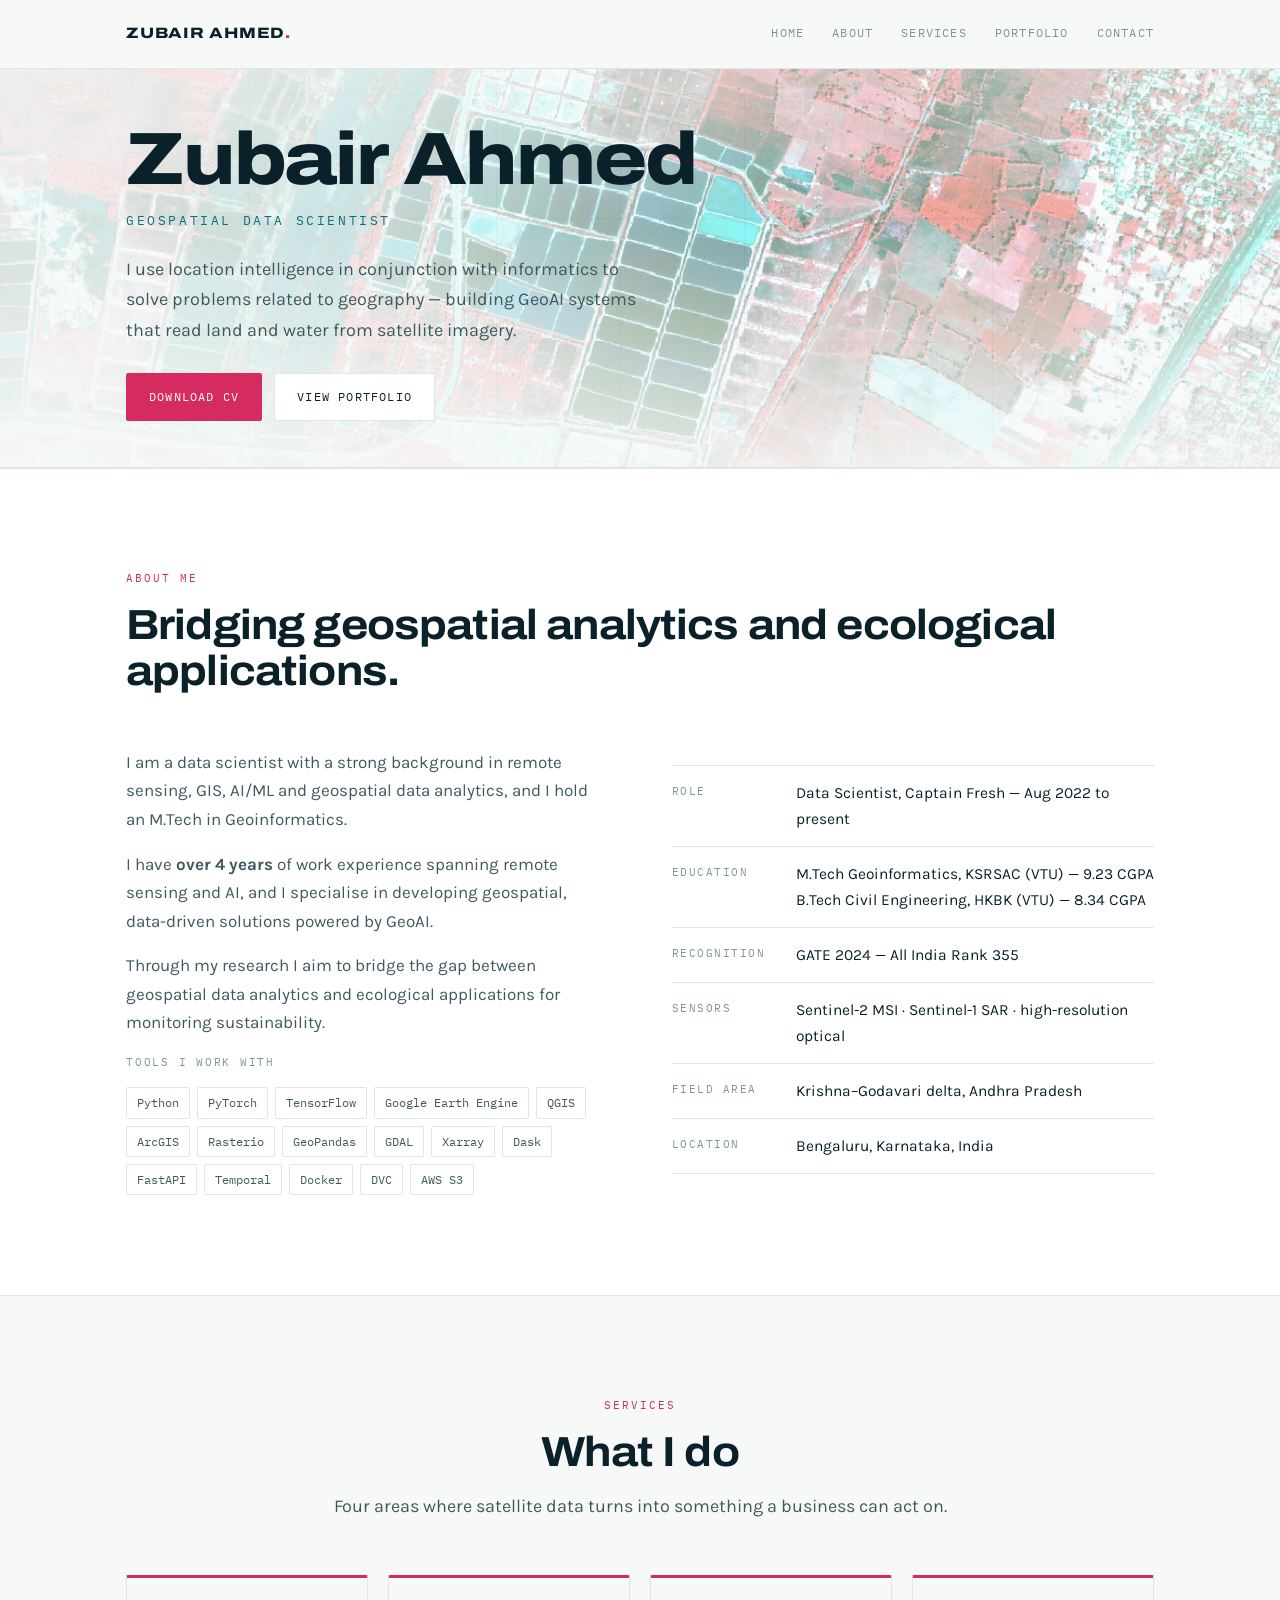
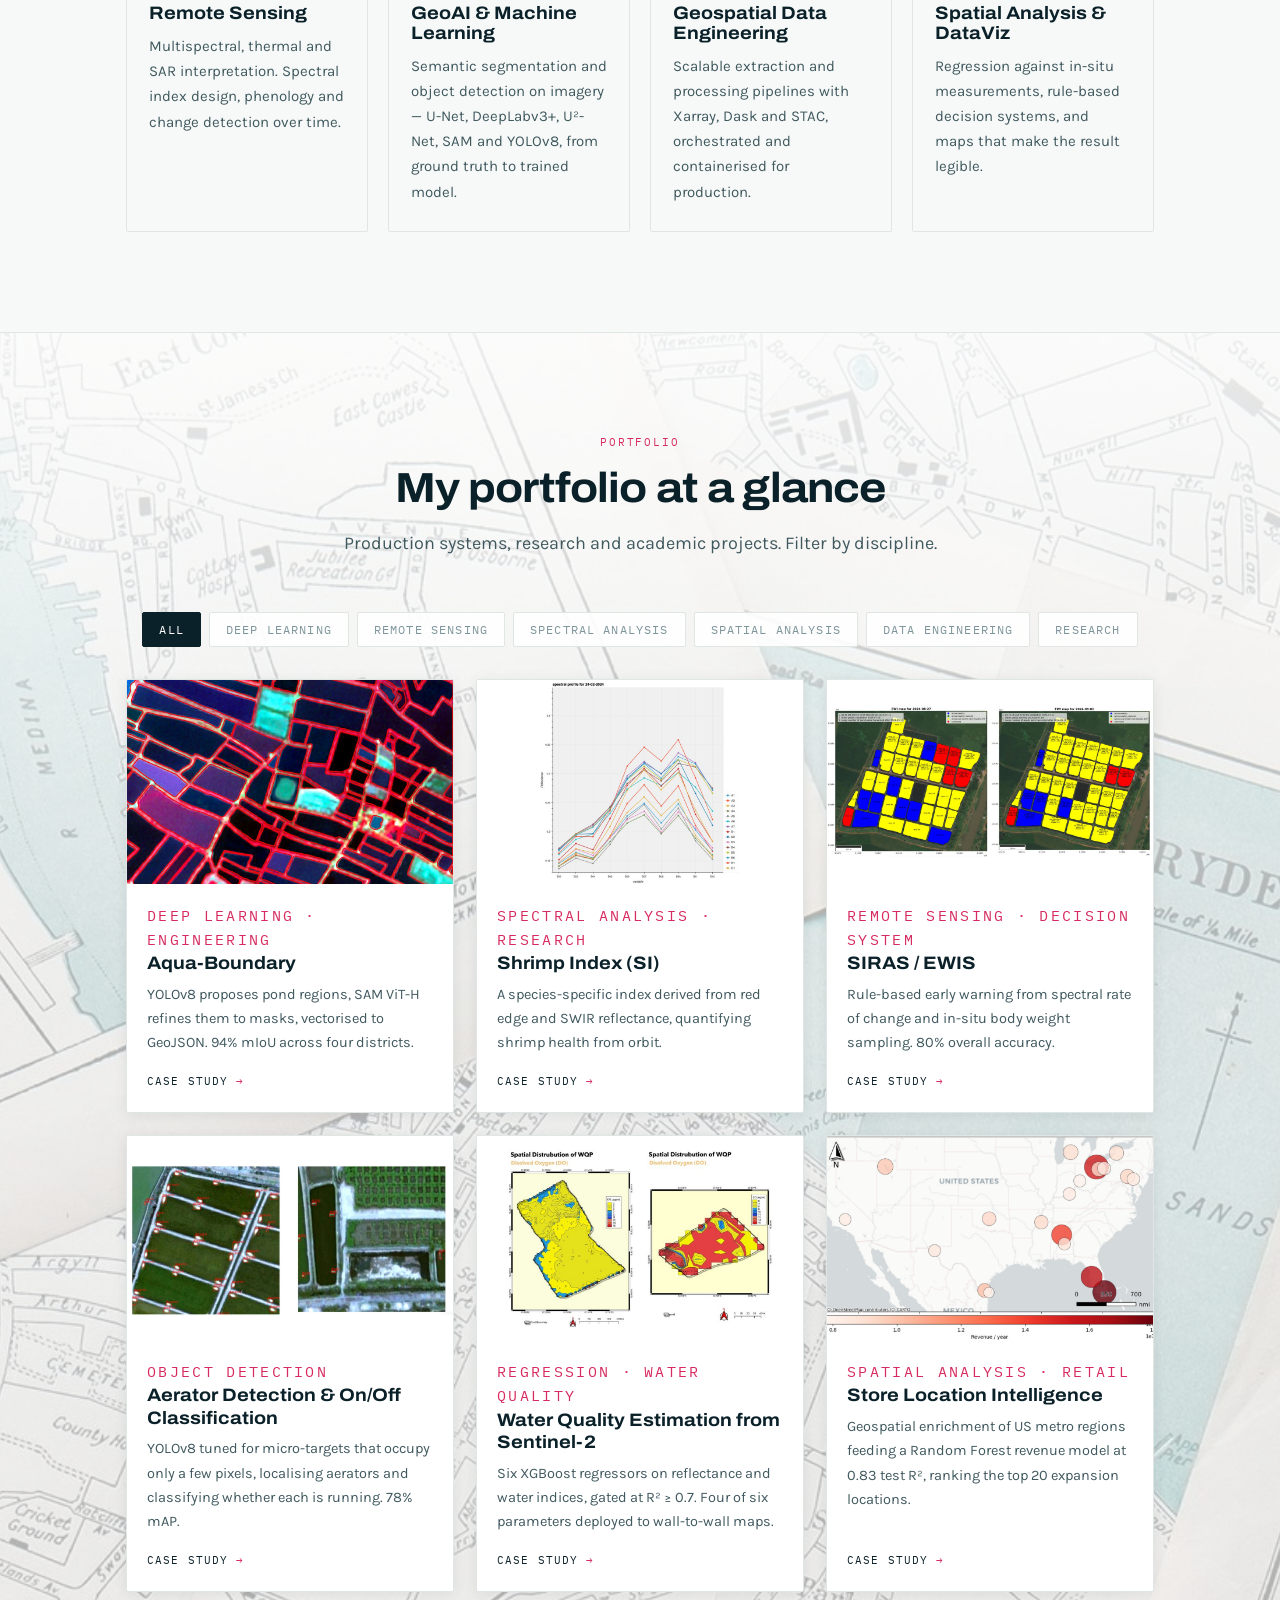
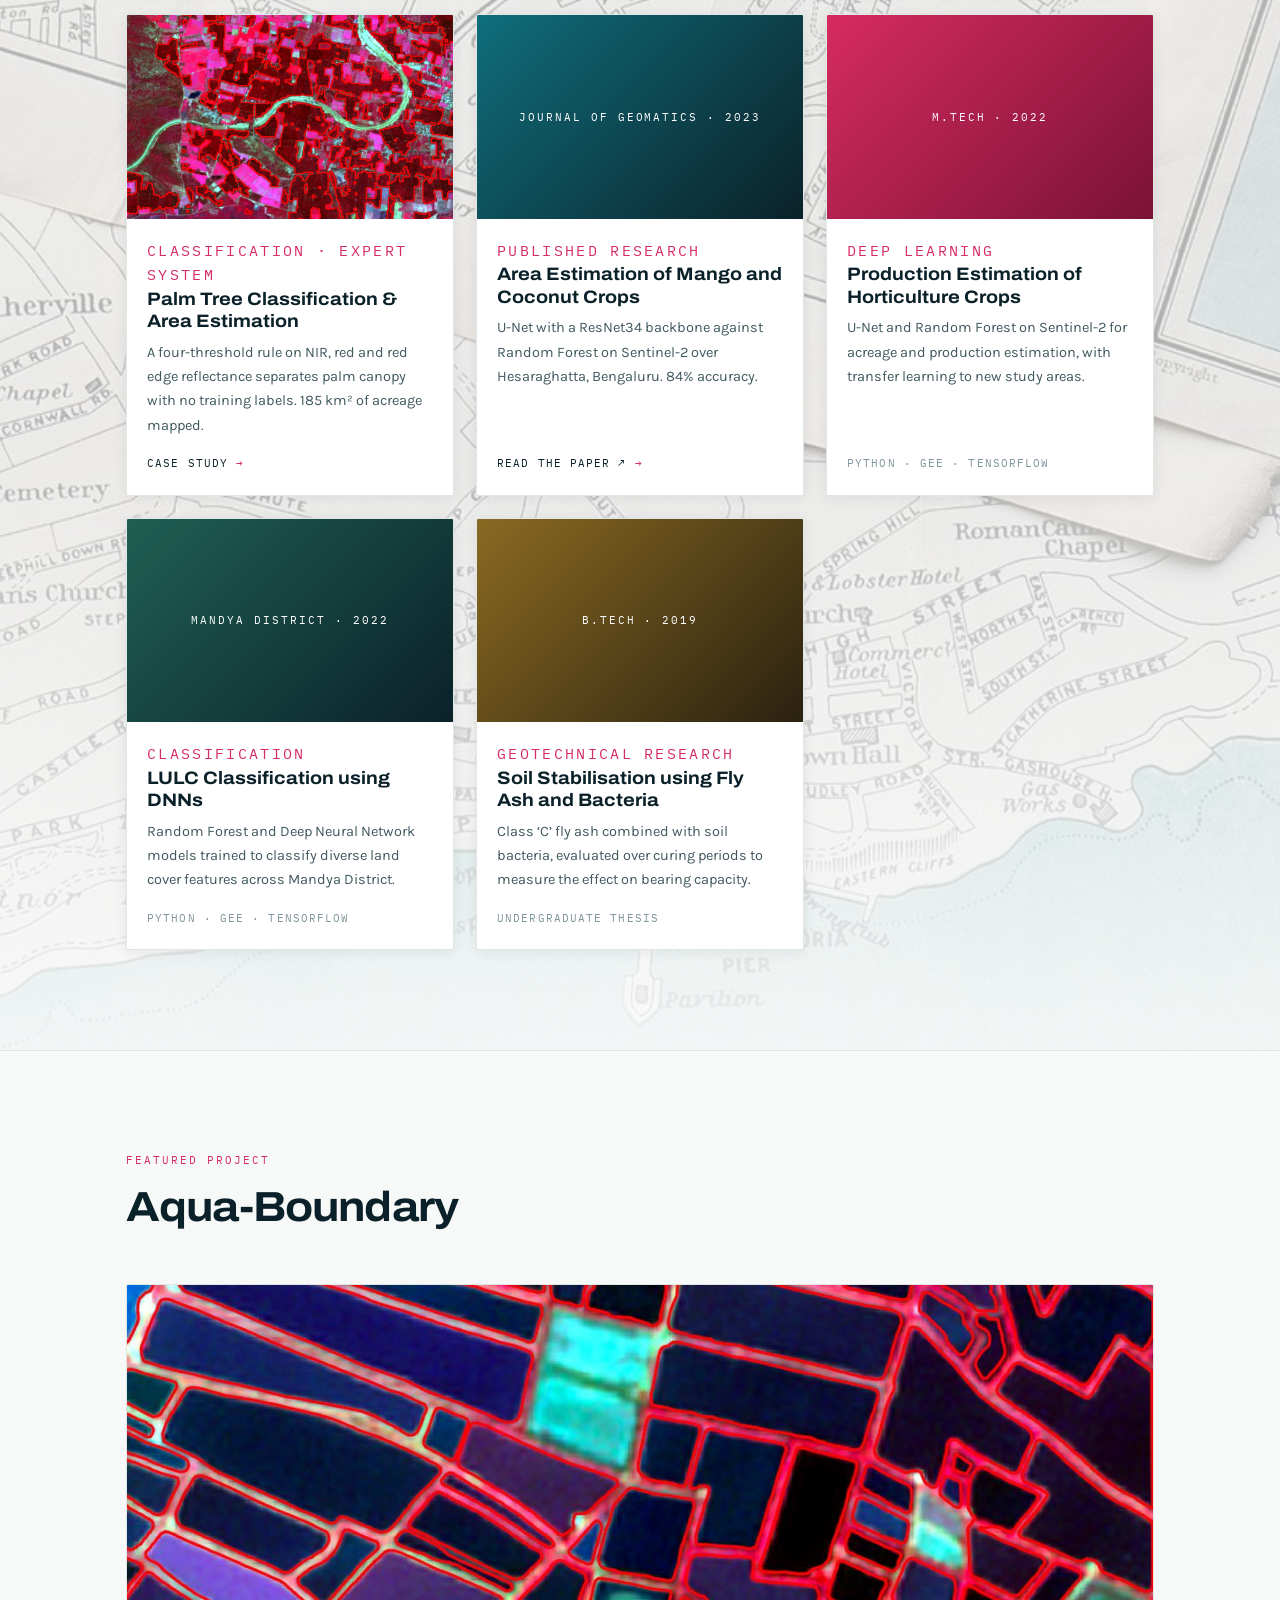
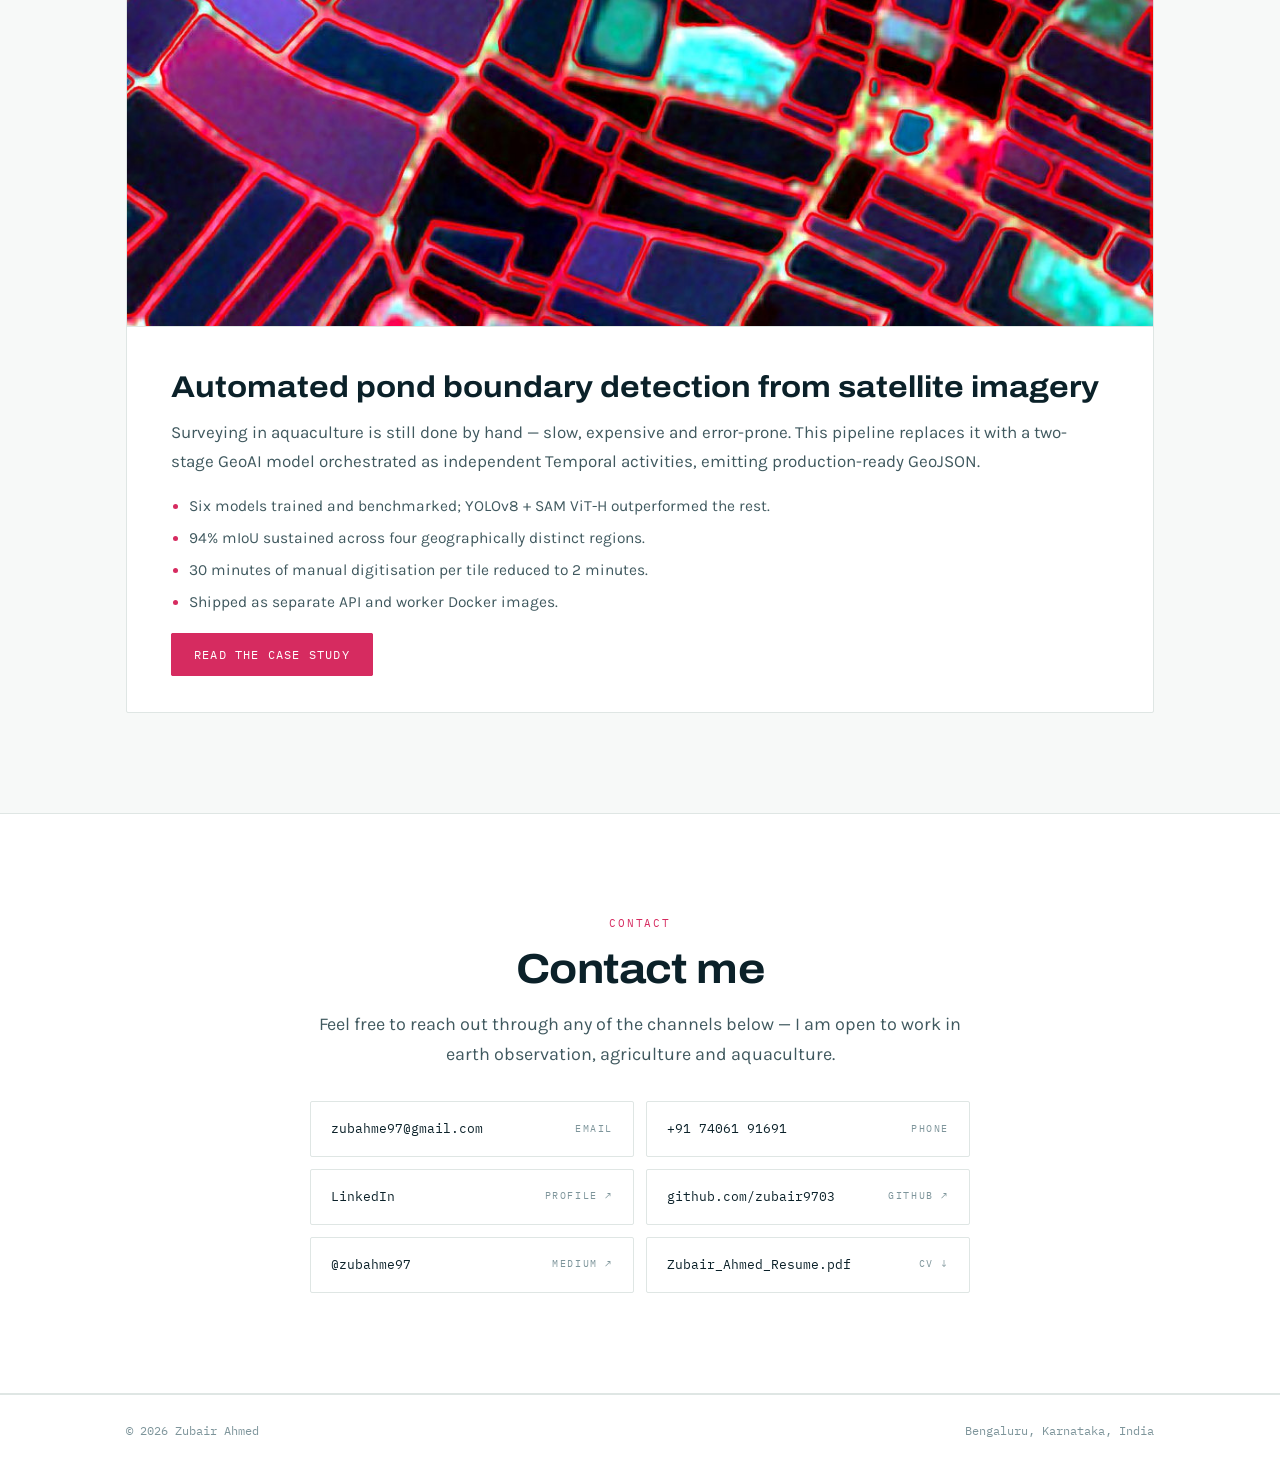
<file: index.html>
<!DOCTYPE html>
<html lang="en">
<head>
<meta charset="utf-8">
<meta name="viewport" content="width=device-width, initial-scale=1">
<title>Zubair Ahmed — Geospatial Data Scientist</title>
<meta name="description" content="Geospatial data scientist specialising in remote sensing, GIS and GeoAI. Pond boundary segmentation, aerator detection, water quality estimation, spectral index research and early warning systems.">
<link rel="canonical" href="https://zubair9703.github.io/zubair.github.io/">

<meta property="og:type" content="website">
<meta property="og:site_name" content="Zubair Ahmed">
<meta property="og:title" content="Zubair Ahmed — Geospatial Data Scientist">
<meta property="og:description" content="GeoAI systems that read land and water from satellite imagery — pond boundary segmentation, aerator detection, water quality estimation and spectral index research.">
<meta property="og:url" content="https://zubair9703.github.io/zubair.github.io/">
<meta property="og:image" content="https://zubair9703.github.io/zubair.github.io/assets/img/fcc-delta-light.jpg">
<meta property="og:image:alt" content="Sentinel-2 false colour composite of the Krishna–Godavari delta">
<meta name="twitter:card" content="summary_large_image">

<link rel="icon" href="assets/favicon.svg" type="image/svg+xml">
<meta name="theme-color" content="#0B2129">

<link rel="preconnect" href="https://fonts.googleapis.com">
<link rel="preconnect" href="https://fonts.gstatic.com" crossorigin>
<link href="https://fonts.googleapis.com/css2?family=Archivo:wdth,wght@62..125,100..900&family=IBM+Plex+Mono:wght@400;500;600&family=Karla:wght@300..700&display=swap" rel="stylesheet">
<link rel="stylesheet" href="assets/css/alt.css">
<!-- the hero backdrop is the LCP element but lives in CSS, so the preload scanner
     cannot find it until alt.css has parsed -->
<link rel="preload" as="image" href="assets/img/fcc-delta-light.jpg" fetchpriority="high">
<noscript><style>.rv{opacity:1;transform:none}</style></noscript>
</head>
<body>

<a class="skip" href="#main">Skip to content</a>

<header class="nav">
  <div class="nav-in">
    <a class="logo" href="#top">ZUBAIR AHMED<span>.</span></a>
    <nav class="nav-links" aria-label="Sections">
      <a href="#top">Home</a>
      <a href="#about">About</a>
      <a href="#services">Services</a>
      <a href="#portfolio">Portfolio</a>
      <a href="#contact" class="nav-cta">Contact</a>
    </nav>
  </div>
</header>

<main id="main">

<!-- ================= HERO ================= -->
<section class="hero" id="top">
  <div class="wrap hero-in">
    <div>
      <h1>Zubair Ahmed</h1>
      <p class="role">Geospatial Data Scientist</p>
      <p class="intro">
        I use location intelligence in conjunction with informatics to solve problems related to
        geography — building GeoAI systems that read land and water from satellite imagery.
      </p>
      <div class="btns">
        <a class="btn btn-solid" href="assets/Zubair_Ahmed_Resume.pdf" download>Download CV</a>
        <a class="btn" href="#portfolio">View portfolio</a>
      </div>
    </div>
  </div>

</section>

<!-- ================= ABOUT ================= -->
<section class="sec sec-alt" id="about">
  <div class="wrap">
    <div class="sec-head">
      <p class="eyebrow">About me</p>
      <h2 class="h-sec">Bridging geospatial analytics and ecological applications.</h2>
    </div>

    <div class="about-in">
      <div class="about rv">
        <p>
          I am a data scientist with a strong background in remote sensing, GIS, AI/ML and geospatial
          data analytics, and I hold an M.Tech in Geoinformatics.
        </p>
        <p>
          I have <strong>over 4 years</strong> of work experience spanning remote
          sensing and AI, and I specialise in developing geospatial, data-driven solutions powered by
          GeoAI.
        </p>
        <p>
          Through my research I aim to bridge the gap between geospatial data analytics and
          ecological applications for monitoring sustainability.
        </p>

        <p class="tools-k">Tools I work with</p>
        <div class="chips">
          <span class="chip">Python</span>
          <span class="chip">PyTorch</span>
          <span class="chip">TensorFlow</span>
          <span class="chip">Google Earth Engine</span>
          <span class="chip">QGIS</span>
          <span class="chip">ArcGIS</span>
          <span class="chip">Rasterio</span>
          <span class="chip">GeoPandas</span>
          <span class="chip">GDAL</span>
          <span class="chip">Xarray</span>
          <span class="chip">Dask</span>
          <span class="chip">FastAPI</span>
          <span class="chip">Temporal</span>
          <span class="chip">Docker</span>
          <span class="chip">DVC</span>
          <span class="chip">AWS S3</span>
        </div>
      </div>

      <div class="rv">
        <dl class="facts">
          <div class="fact"><dt>Role</dt><dd>Data Scientist, Captain Fresh — Aug 2022 to present</dd></div>
          <div class="fact"><dt>Education</dt><dd>M.Tech Geoinformatics, KSRSAC (VTU) — 9.23 CGPA<br>B.Tech Civil Engineering, HKBK (VTU) — 8.34 CGPA</dd></div>
          <div class="fact"><dt>Recognition</dt><dd>GATE 2024 — All India Rank 355</dd></div>
          <div class="fact"><dt>Sensors</dt><dd>Sentinel-2 MSI · Sentinel-1 SAR · high-resolution optical</dd></div>
          <div class="fact"><dt>Field area</dt><dd>Krishna–Godavari delta, Andhra Pradesh</dd></div>
          <div class="fact"><dt>Location</dt><dd>Bengaluru, Karnataka, India</dd></div>
        </dl>
      </div>
    </div>
  </div>
</section>

<!-- ================= SERVICES ================= -->
<section class="sec" id="services">
  <div class="wrap">
    <div class="sec-head center">
      <p class="eyebrow">Services</p>
      <h2 class="h-sec">What I do</h2>
      <p class="lede">Four areas where satellite data turns into something a business can act on.</p>
    </div>

    <div class="services">
      <div class="service rv">
        <h3>Remote Sensing</h3>
        <p>Multispectral, thermal and SAR interpretation. Spectral index design, phenology and change detection over time.</p>
      </div>
      <div class="service rv">
        <h3>GeoAI &amp; Machine Learning</h3>
        <p>Semantic segmentation and object detection on imagery — U-Net, DeepLabv3+, U²-Net, SAM and YOLOv8, from ground truth to trained model.</p>
      </div>
      <div class="service rv">
        <h3>Geospatial Data Engineering</h3>
        <p>Scalable extraction and processing pipelines with Xarray, Dask and STAC, orchestrated and containerised for production.</p>
      </div>
      <div class="service rv">
        <h3>Spatial Analysis &amp; DataViz</h3>
        <p>Regression against in-situ measurements, rule-based decision systems, and maps that make the result legible.</p>
      </div>
    </div>
  </div>
</section>

<!-- ================= PORTFOLIO ================= -->
<section class="sec sec-alt" id="portfolio">
  <div class="wrap">
    <div class="sec-head center">
      <p class="eyebrow">Portfolio</p>
      <h2 class="h-sec">My portfolio at a glance</h2>
      <p class="lede">Production systems, research and academic projects. Filter by discipline.</p>
    </div>

    <div class="filters" role="group" aria-label="Filter projects by category">
      <button class="filter" data-filter="all" aria-pressed="true">All</button>
      <button class="filter" data-filter="deep-learning" aria-pressed="false">Deep Learning</button>
      <button class="filter" data-filter="remote-sensing" aria-pressed="false">Remote Sensing</button>
      <button class="filter" data-filter="spectral" aria-pressed="false">Spectral Analysis</button>
      <button class="filter" data-filter="spatial-analysis" aria-pressed="false">Spatial Analysis</button>
      <button class="filter" data-filter="engineering" aria-pressed="false">Data Engineering</button>
      <button class="filter" data-filter="research" aria-pressed="false">Research</button>
    </div>

    <p class="filter-status" role="status" aria-live="polite" data-filter-status></p>

    <div class="grid" data-grid>

      <a class="tile rv" href="projects/aqua-boundary.html" data-cats="deep-learning remote-sensing engineering">
        <div class="tile-fig"><img src="assets/img/bd-tile.jpg" alt="Segmented pond boundaries outlined over a false colour satellite composite" loading="lazy" width="1120" height="700"></div>
        <div class="tile-body">
          <p class="tile-cat">Deep Learning · Engineering</p>
          <h3>Aqua-Boundary</h3>
          <p>YOLOv8 proposes pond regions, SAM ViT-H refines them to masks, vectorised to GeoJSON. 94% mIoU across four districts.</p>
          <span class="more">Case study</span>
        </div>
      </a>

      <a class="tile rv" href="projects/shrimp-index.html" data-cats="spectral remote-sensing research">
        <div class="tile-fig"><img src="assets/img/si-tile.jpg" alt="Spectral signature of shrimp ponds" loading="lazy" width="1120" height="700"></div>
        <div class="tile-body">
          <p class="tile-cat">Spectral Analysis · Research</p>
          <h3>Shrimp Index (SI)</h3>
          <p>A species-specific index derived from red edge and SWIR reflectance, quantifying shrimp health from orbit.</p>
          <span class="more">Case study</span>
        </div>
      </a>

      <a class="tile rv" href="projects/siras-ewis.html" data-cats="remote-sensing engineering research">
        <div class="tile-fig"><img src="assets/img/ewis-tile.jpg" alt="Risk alert maps from the early warning system, ponds coloured by risk class on two dates" loading="lazy" width="1120" height="700"></div>
        <div class="tile-body">
          <p class="tile-cat">Remote Sensing · Decision system</p>
          <h3>SIRAS / EWIS</h3>
          <p>Rule-based early warning from spectral rate of change and in-situ body weight sampling. 80% overall accuracy.</p>
          <span class="more">Case study</span>
        </div>
      </a>

      <a class="tile rv" href="projects/aerator-detection.html" data-cats="deep-learning remote-sensing">
        <div class="tile-fig"><img src="assets/img/aer-tile.jpg" alt="Detected aerators labelled with on and off state" loading="lazy" width="1120" height="700"></div>
        <div class="tile-body">
          <p class="tile-cat">Object Detection</p>
          <h3>Aerator Detection &amp; On/Off Classification</h3>
          <p>YOLOv8 tuned for micro-targets that occupy only a few pixels, localising aerators and classifying whether each is running. 78% mAP.</p>
          <span class="more">Case study</span>
        </div>
      </a>

      <a class="tile rv" href="projects/water-quality.html" data-cats="remote-sensing spectral engineering research spatial-analysis">
        <div class="tile-fig"><img src="assets/img/wqp-pred-tile.jpg" alt="Sample water quality map outputs predicted across a pond scene" loading="lazy" width="1120" height="700"></div>
        <div class="tile-body">
          <p class="tile-cat">Regression · Water quality</p>
          <h3>Water Quality Estimation from Sentinel-2</h3>
          <p>Six XGBoost regressors on reflectance and water indices, gated at R² ≥ 0.7. Four of six parameters deployed to wall-to-wall maps.</p>
          <span class="more">Case study</span>
        </div>
      </a>

      <a class="tile rv" href="projects/store-location-intelligence.html" data-cats="spatial-analysis research">
        <div class="tile-fig"><img src="assets/img/rei-tile.jpg" alt="Map of the top 20 revenue-maximising locations for new stores across the United States" loading="lazy" width="1120" height="700"></div>
        <div class="tile-body">
          <p class="tile-cat">Spatial Analysis · Retail</p>
          <h3>Store Location Intelligence</h3>
          <p>Geospatial enrichment of US metro regions feeding a Random Forest revenue model at 0.83 test R², ranking the top 20 expansion locations.</p>
          <span class="more">Case study</span>
        </div>
      </a>

      <a class="tile rv" href="projects/palm-tree.html" data-cats="remote-sensing spectral">
        <div class="tile-fig"><img src="assets/img/palm-tile.jpg" alt="Classified palm tree polygon boundaries over a false colour satellite composite" loading="lazy" width="1120" height="700"></div>
        <div class="tile-body">
          <p class="tile-cat">Classification · Expert system</p>
          <h3>Palm Tree Classification &amp; Area Estimation</h3>
          <p>A four-threshold rule on NIR, red and red edge reflectance separates palm canopy with no training labels. 185 km² of acreage mapped.</p>
          <span class="more">Case study</span>
        </div>
      </a>

      <a class="tile rv" href="https://doi.org/10.58825/jog.2023.17.1.75" target="_blank" rel="noopener" data-cats="research deep-learning remote-sensing">
        <div class="tile-fig"><div class="tile-glyph" style="background:linear-gradient(135deg,#0F6E7B,#0B2129)">Journal of Geomatics · 2023</div></div>
        <div class="tile-body">
          <p class="tile-cat">Published Research</p>
          <h3>Area Estimation of Mango and Coconut Crops</h3>
          <p>U-Net with a ResNet34 backbone against Random Forest on Sentinel-2 over Hesaraghatta, Bengaluru. 84% accuracy.</p>
          <span class="more">Read the paper ↗</span>
        </div>
      </a>

      <div class="tile tile-static rv" data-cats="deep-learning remote-sensing">
        <div class="tile-fig"><div class="tile-glyph" style="background:linear-gradient(135deg,#D62B60,#7A1236)">M.Tech · 2022</div></div>
        <div class="tile-body">
          <p class="tile-cat">Deep Learning</p>
          <h3>Production Estimation of Horticulture Crops</h3>
          <p>U-Net and Random Forest on Sentinel-2 for acreage and production estimation, with transfer learning to new study areas.</p>
          <span class="more" style="color:var(--muted)">Python · GEE · TensorFlow</span>
        </div>
      </div>

      <div class="tile tile-static rv" data-cats="deep-learning remote-sensing">
        <div class="tile-fig"><div class="tile-glyph" style="background:linear-gradient(135deg,#1F5F52,#0B2129)">Mandya District · 2022</div></div>
        <div class="tile-body">
          <p class="tile-cat">Classification</p>
          <h3>LULC Classification using DNNs</h3>
          <p>Random Forest and Deep Neural Network models trained to classify diverse land cover features across Mandya District.</p>
          <span class="more" style="color:var(--muted)">Python · GEE · TensorFlow</span>
        </div>
      </div>

      <div class="tile tile-static rv" data-cats="research">
        <div class="tile-fig"><div class="tile-glyph" style="background:linear-gradient(135deg,#8A6A22,#2A2110)">B.Tech · 2019</div></div>
        <div class="tile-body">
          <p class="tile-cat">Geotechnical Research</p>
          <h3>Soil Stabilisation using Fly Ash and Bacteria</h3>
          <p>Class ‘C’ fly ash combined with soil bacteria, evaluated over curing periods to measure the effect on bearing capacity.</p>
          <span class="more" style="color:var(--muted)">Undergraduate thesis</span>
        </div>
      </div>

    </div>
  </div>
</section>

<!-- ================= FEATURED ================= -->
<section class="sec">
  <div class="wrap">
    <div class="sec-head">
      <p class="eyebrow">Featured project</p>
      <h2 class="h-sec">Aqua-Boundary</h2>
    </div>

    <div class="feature rv">
      <div class="feature-fig">
        <img src="assets/img/bd-tile.jpg" alt="Segmented pond boundaries outlined over a false colour satellite composite" loading="lazy" width="1120" height="700">
      </div>
      <div class="feature-body">
        <h3>Automated pond boundary detection from satellite imagery</h3>
        <p>
          Surveying in aquaculture is still done by hand — slow, expensive and error-prone. This
          pipeline replaces it with a two-stage GeoAI model orchestrated as independent Temporal
          activities, emitting production-ready GeoJSON.
        </p>
        <ul>
          <li>Six models trained and benchmarked; YOLOv8 + SAM ViT-H outperformed the rest.</li>
          <li>94% mIoU sustained across four geographically distinct regions.</li>
          <li>30 minutes of manual digitisation per tile reduced to 2 minutes.</li>
          <li>Shipped as separate API and worker Docker images.</li>
        </ul>
        <a class="btn btn-solid" href="projects/aqua-boundary.html">Read the case study</a>
      </div>
    </div>
  </div>
</section>

<!-- ================= CONTACT ================= -->
<section class="sec sec-alt" id="contact">
  <div class="wrap center">
    <p class="eyebrow">Contact</p>
    <h2 class="h-sec">Contact me</h2>
    <p class="lede">
      Feel free to reach out through any of the channels below — I am open to work in earth
      observation, agriculture and aquaculture.
    </p>

    <div class="contact-links">
      <a class="clink" href="mailto:zubahme97@gmail.com"><span>zubahme97@gmail.com</span><span>Email</span></a>
      <a class="clink" href="tel:+917406191691"><span>+91 74061 91691</span><span>Phone</span></a>
      <a class="clink" href="https://www.linkedin.com/in/zubair-ahmed-106103173" target="_blank" rel="noopener"><span>LinkedIn</span><span>Profile ↗</span></a>
      <a class="clink" href="https://github.com/zubair9703" target="_blank" rel="noopener"><span>github.com/zubair9703</span><span>GitHub ↗</span></a>
      <a class="clink" href="https://medium.com/@zubahme97" target="_blank" rel="noopener"><span>@zubahme97</span><span>Medium ↗</span></a>
      <a class="clink" href="assets/Zubair_Ahmed_Resume.pdf" download><span>Zubair_Ahmed_Resume.pdf</span><span>CV ↓</span></a>
    </div>
  </div>
</section>

</main>

<footer class="foot">
  <div class="foot-in">
    <span>© <span data-year>2026</span> Zubair Ahmed</span>
    <span>Bengaluru, Karnataka, India</span>
  </div>
</footer>

<script src="assets/js/alt.js"></script>
</body>
</html>
</file>
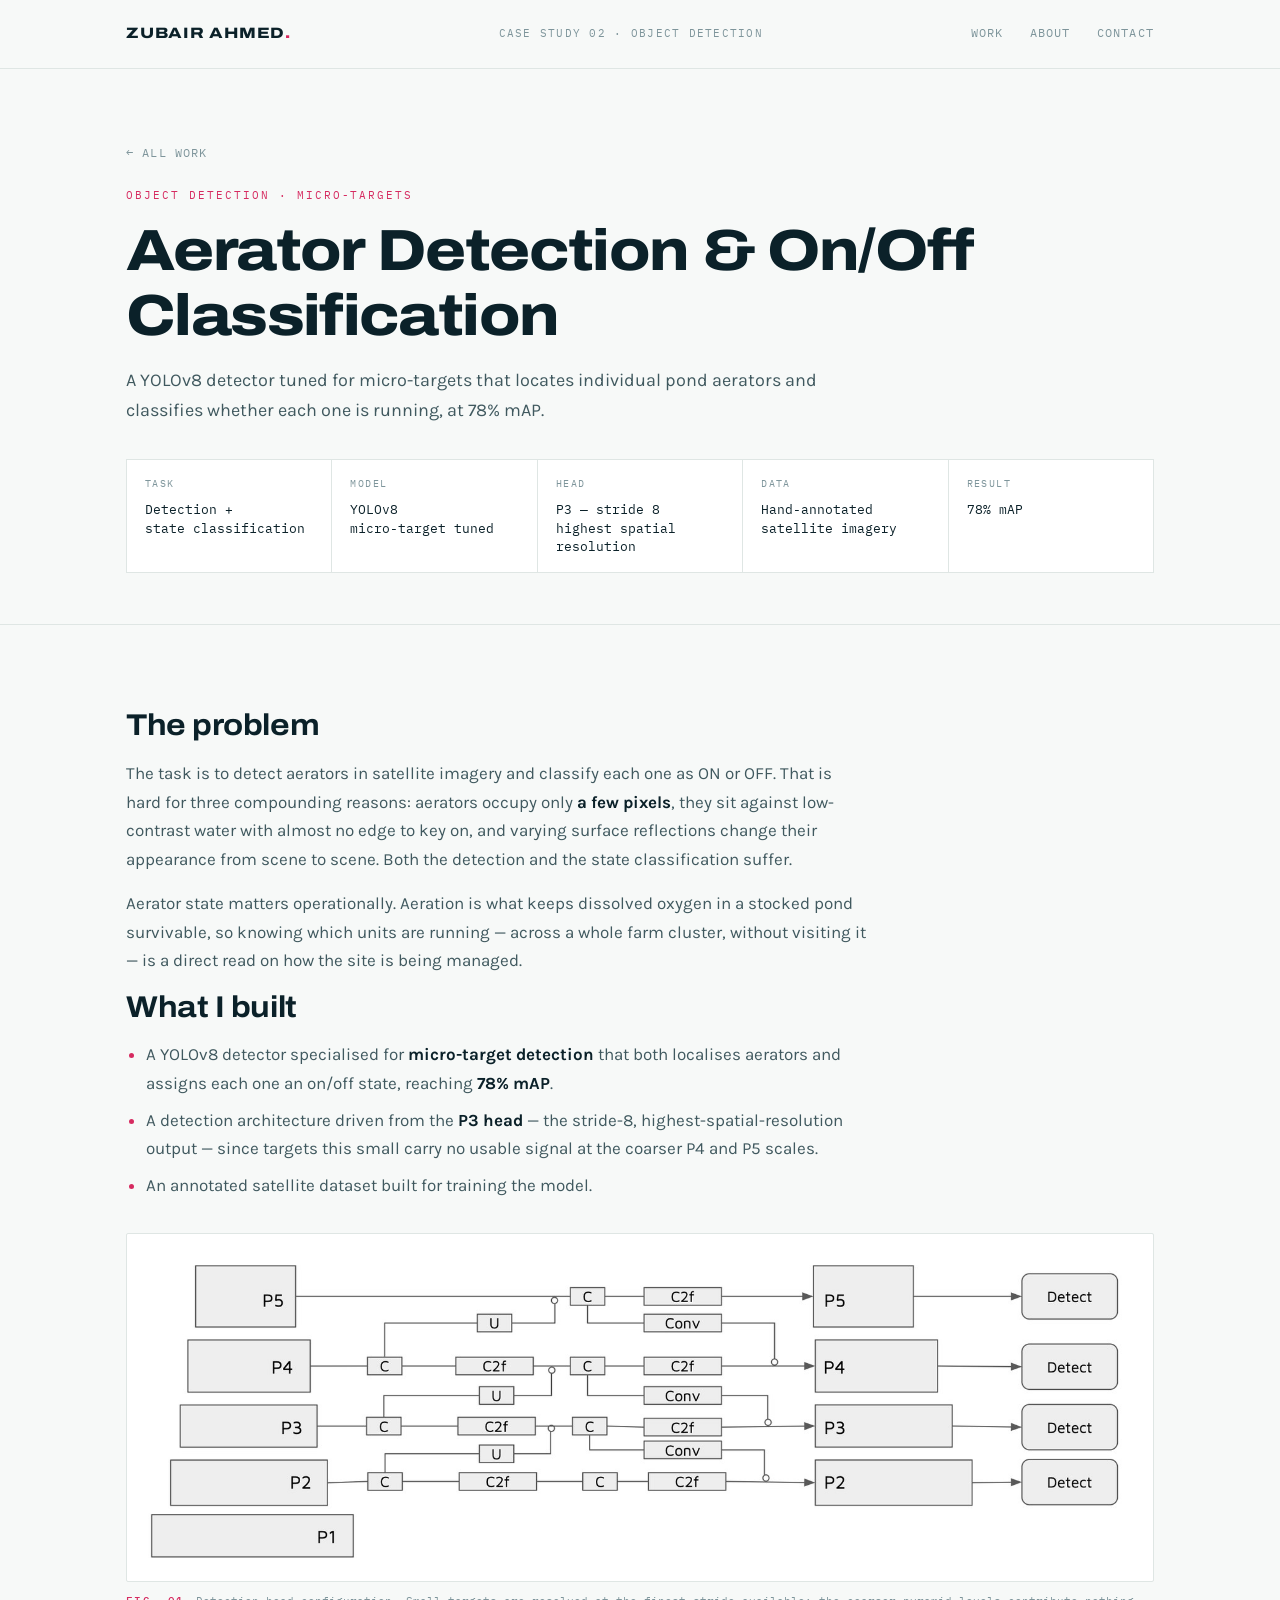
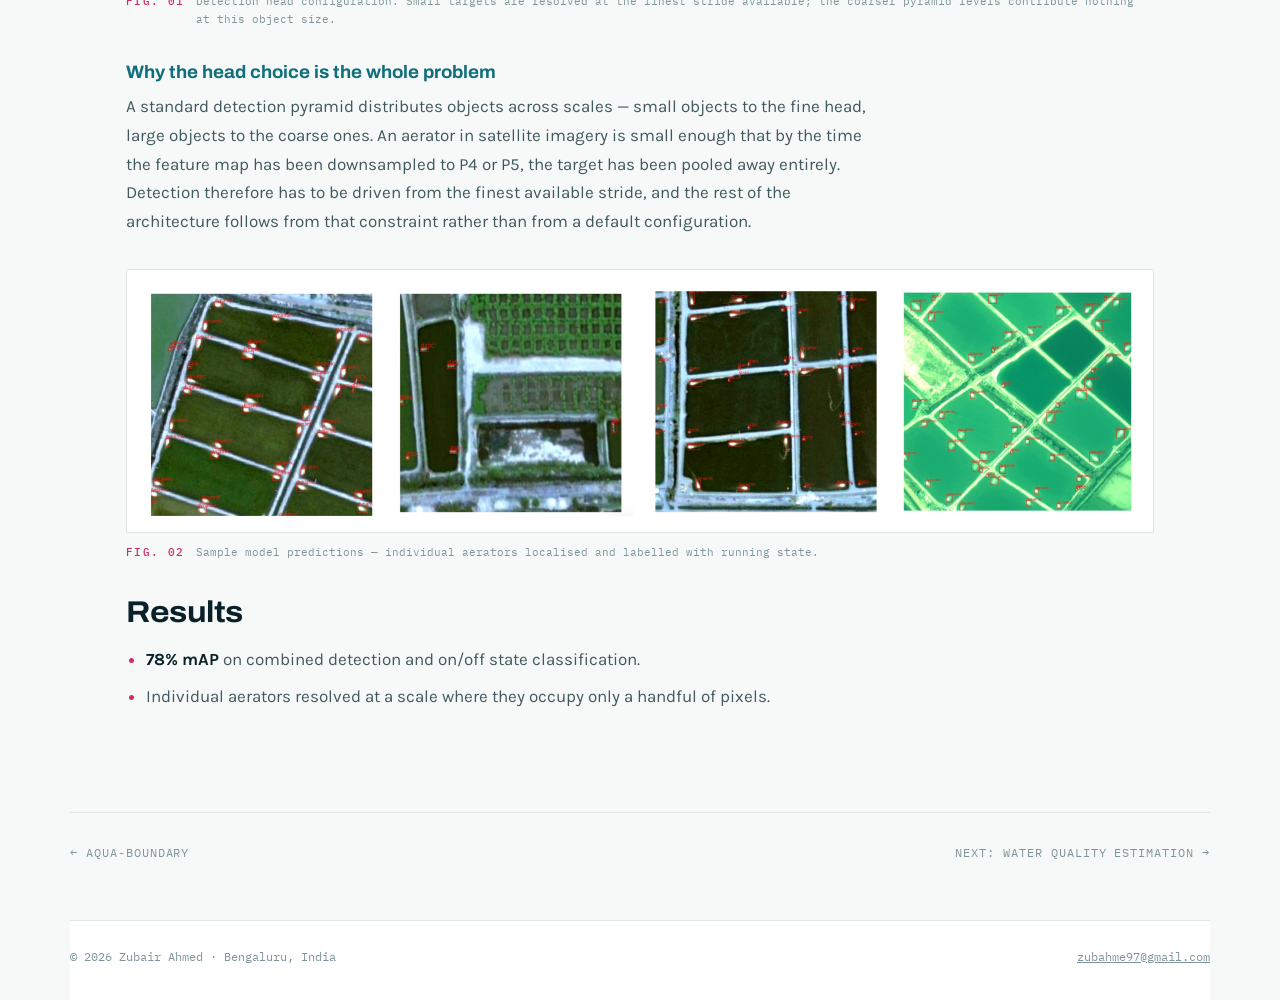
<file: projects/aerator-detection.html>
<!DOCTYPE html>
<html lang="en">
<head>
<meta charset="utf-8">
<meta name="viewport" content="width=device-width, initial-scale=1">
<title>Aerator Detection &amp; On/Off Classification — Zubair Ahmed</title>
<meta name="description" content="A YOLOv8 detector tuned for micro-targets that locates individual pond aerators in satellite imagery and classifies whether each one is running, at 78% mAP.">
<link rel="canonical" href="https://zubair9703.github.io/zubair.github.io/projects/aerator-detection.html">

<meta property="og:type" content="article">
<meta property="og:site_name" content="Zubair Ahmed">
<meta property="og:title" content="Aerator Detection &amp; On/Off Classification — Zubair Ahmed">
<meta property="og:description" content="A YOLOv8 detector tuned for micro-targets that locates individual pond aerators in satellite imagery and classifies whether each one is running, at 78% mAP.">
<meta property="og:url" content="https://zubair9703.github.io/zubair.github.io/projects/aerator-detection.html">
<meta property="og:image" content="https://zubair9703.github.io/zubair.github.io/assets/img/aer-pred-1.jpg">
<meta name="twitter:card" content="summary_large_image">

<link rel="icon" href="../assets/favicon.svg" type="image/svg+xml">
<meta name="theme-color" content="#0B2129">
<link rel="preconnect" href="https://fonts.googleapis.com">
<link rel="preconnect" href="https://fonts.gstatic.com" crossorigin>
<link href="https://fonts.googleapis.com/css2?family=Archivo:wdth,wght@62..125,100..900&family=IBM+Plex+Mono:wght@400;500;600&family=Karla:wght@300..700&display=swap" rel="stylesheet">
<link rel="stylesheet" href="../assets/css/project.css">
<noscript><style>.rv{opacity:1;transform:none}</style></noscript>
</head>
<body>

<a class="skip" href="#main">Skip to content</a>

<header class="bar">
  <div class="bar-in">
    <a class="mark" href="../index.html">ZUBAIR AHMED<span>.</span></a>
    <span class="coords">Case study 02 · Object detection</span>
    <nav class="nav" aria-label="Sections">
      <a href="../index.html#portfolio">Work</a>
      <a href="../index.html#about">About</a>
      <a href="../index.html#contact" class="nav-cta">Contact</a>
    </nav>
  </div>
</header>

<main id="main">

<section class="p-hero">
  <div class="wrap">
    <a class="back" href="../index.html#portfolio">All work</a>
    <p class="eyebrow">Object detection · micro-targets</p>
    <h1>Aerator Detection &amp; On/Off Classification</h1>
    <p class="lede">
      A YOLOv8 detector tuned for micro-targets that locates individual pond aerators and classifies
      whether each one is running, at 78% mAP.
    </p>

    <dl class="capture">
      <div><dt>Task</dt><dd>Detection +<br>state classification</dd></div>
      <div><dt>Model</dt><dd>YOLOv8<br>micro-target tuned</dd></div>
      <div><dt>Head</dt><dd>P3 — stride 8<br>highest spatial resolution</dd></div>
      <div><dt>Data</dt><dd>Hand-annotated<br>satellite imagery</dd></div>
      <div><dt>Result</dt><dd>78% mAP</dd></div>
    </dl>
  </div>
</section>

<section class="section">
  <div class="wrap">
    <div class="prose">

      <h2>The problem</h2>
      <p>
        The task is to detect aerators in satellite imagery and classify each one as ON or OFF.
        That is hard for three compounding reasons: aerators occupy only <strong>a few
        pixels</strong>, they sit against low-contrast water with almost no edge to key on, and
        varying surface reflections change their appearance from scene to scene. Both the detection
        and the state classification suffer.
      </p>
      <p>
        Aerator state matters operationally. Aeration is what keeps dissolved oxygen in a stocked
        pond survivable, so knowing which units are running — across a whole farm cluster, without
        visiting it — is a direct read on how the site is being managed.
      </p>

      <h2>What I built</h2>
      <ul>
        <li>A YOLOv8 detector specialised for <strong>micro-target detection</strong> that both localises aerators and assigns each one an on/off state, reaching <strong>78% mAP</strong>.</li>
        <li>A detection architecture driven from the <strong>P3 head</strong> — the stride-8, highest-spatial-resolution output — since targets this small carry no usable signal at the coarser P4 and P5 scales.</li>
        <li>An annotated satellite dataset built for training the model.</li>
      </ul>
    </div>

    <figure class="plate">
      <div class="plate-mount">
        <img src="../assets/img/aer-head.jpg" alt="Diagram of the YOLOv8 detection head configuration used for micro-target detection" loading="lazy" width="1600" height="507">
      </div>
      <figcaption><b>Fig. 01</b><span>Detection head configuration. Small targets are resolved at the finest stride available; the coarser pyramid levels contribute nothing at this object size.</span></figcaption>
    </figure>

    <div class="prose">
      <h3>Why the head choice is the whole problem</h3>
      <p>
        A standard detection pyramid distributes objects across scales — small objects to the fine
        head, large objects to the coarse ones. An aerator in satellite imagery is small
        enough that by the time the feature map has been downsampled to P4 or P5, the target has been
        pooled away entirely. Detection therefore has to be driven from the finest available stride,
        and the rest of the architecture follows from that constraint rather than from a default
        configuration.
      </p>
    </div>

    <figure class="plate">
      <div class="plate-mount plate-pair">
        <img src="../assets/img/aer-pred-1.jpg" alt="Model predictions showing detected aerators with on and off states" loading="lazy" width="1600" height="751">
        <img src="../assets/img/aer-pred-2.jpg" alt="Second set of model predictions across a pond cluster" loading="lazy" width="1600" height="751">
      </div>
      <figcaption><b>Fig. 02</b><span>Sample model predictions — individual aerators localised and labelled with running state.</span></figcaption>
    </figure>

    <div class="prose">
      <h2>Results</h2>
      <ul>
        <li><strong>78% mAP</strong> on combined detection and on/off state classification.</li>
        <li>Individual aerators resolved at a scale where they occupy only a handful of pixels.</li>
      </ul>
    </div>

  </div>
</section>

<div class="wrap p-next">
  <a href="aqua-boundary.html">← Aqua-Boundary</a>
  <a href="water-quality.html">Next: Water Quality Estimation →</a>
</div>

</main>

<footer class="foot">
  <span>© <span data-year>2026</span> Zubair Ahmed · Bengaluru, India</span>
  <span><a href="mailto:zubahme97@gmail.com" style="color:inherit">zubahme97@gmail.com</a></span>
</footer>

<script src="../assets/js/alt.js"></script>
</body>
</html>
</file>
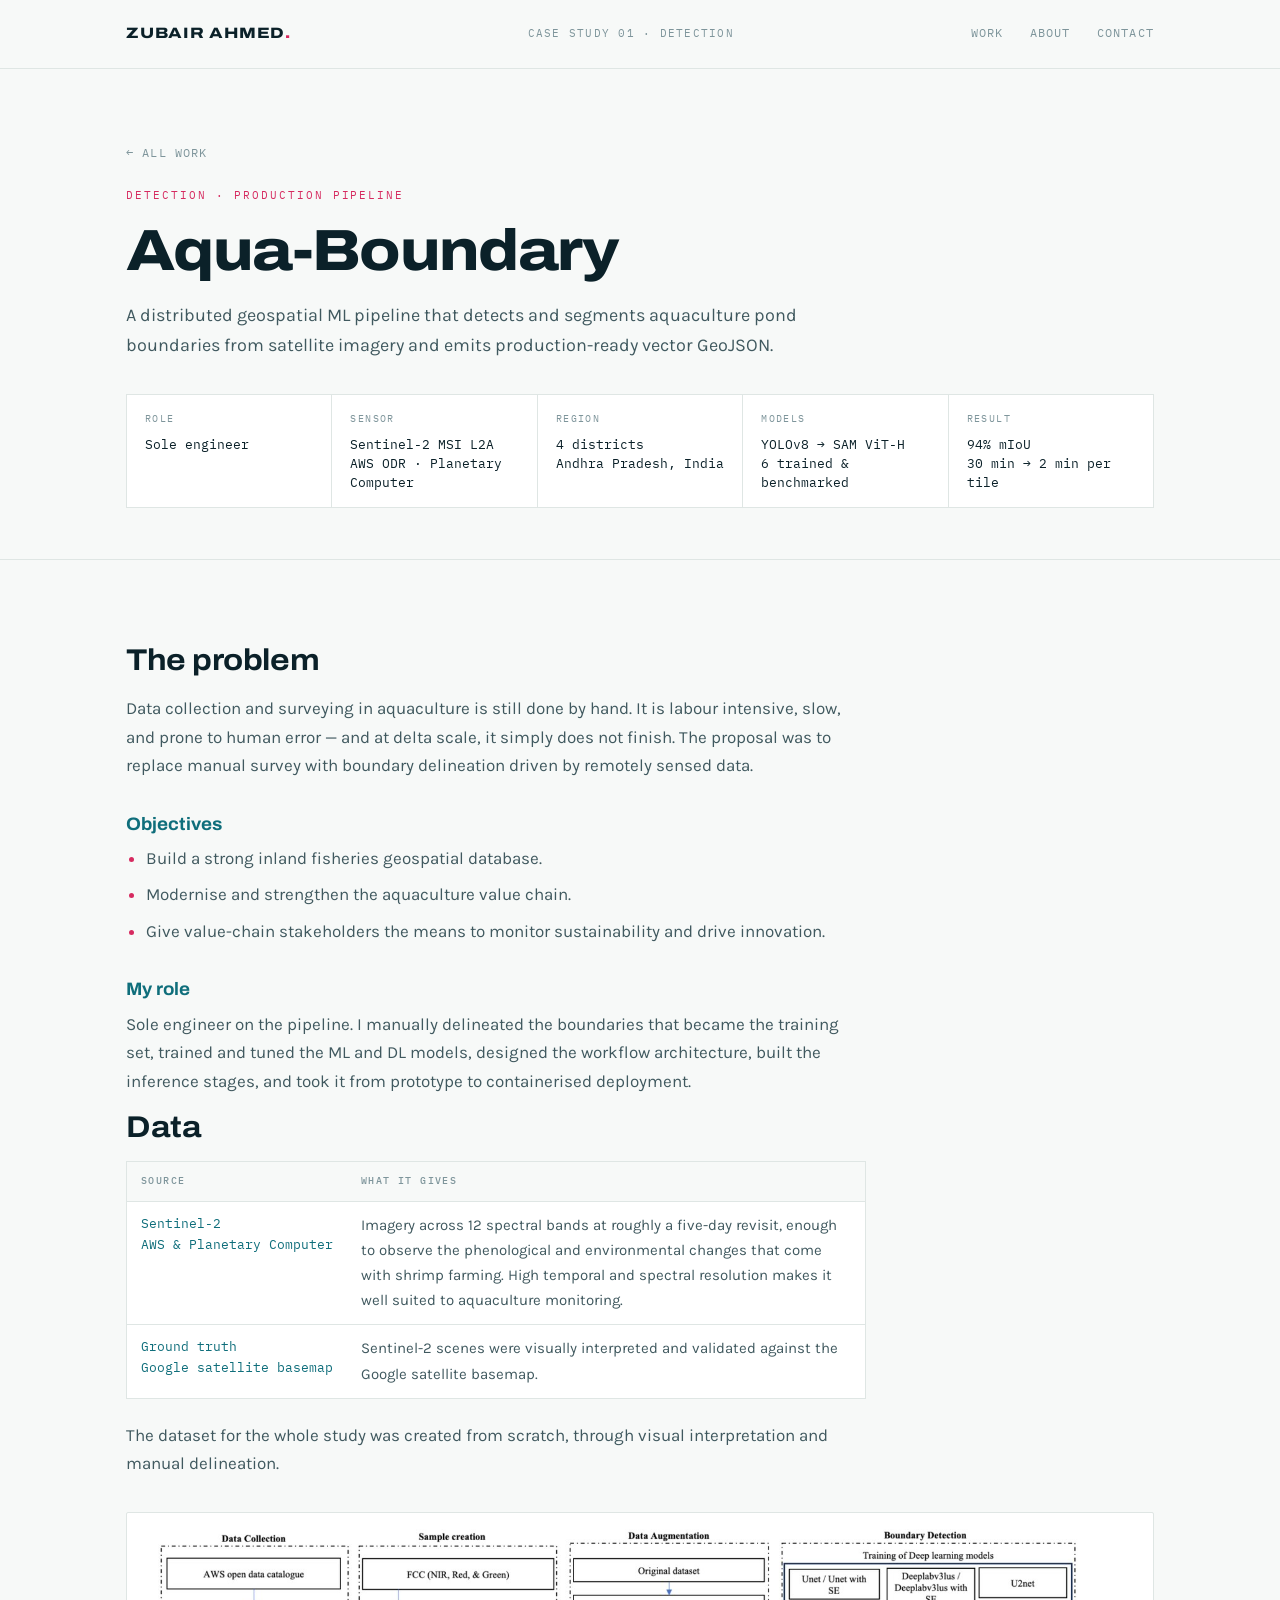
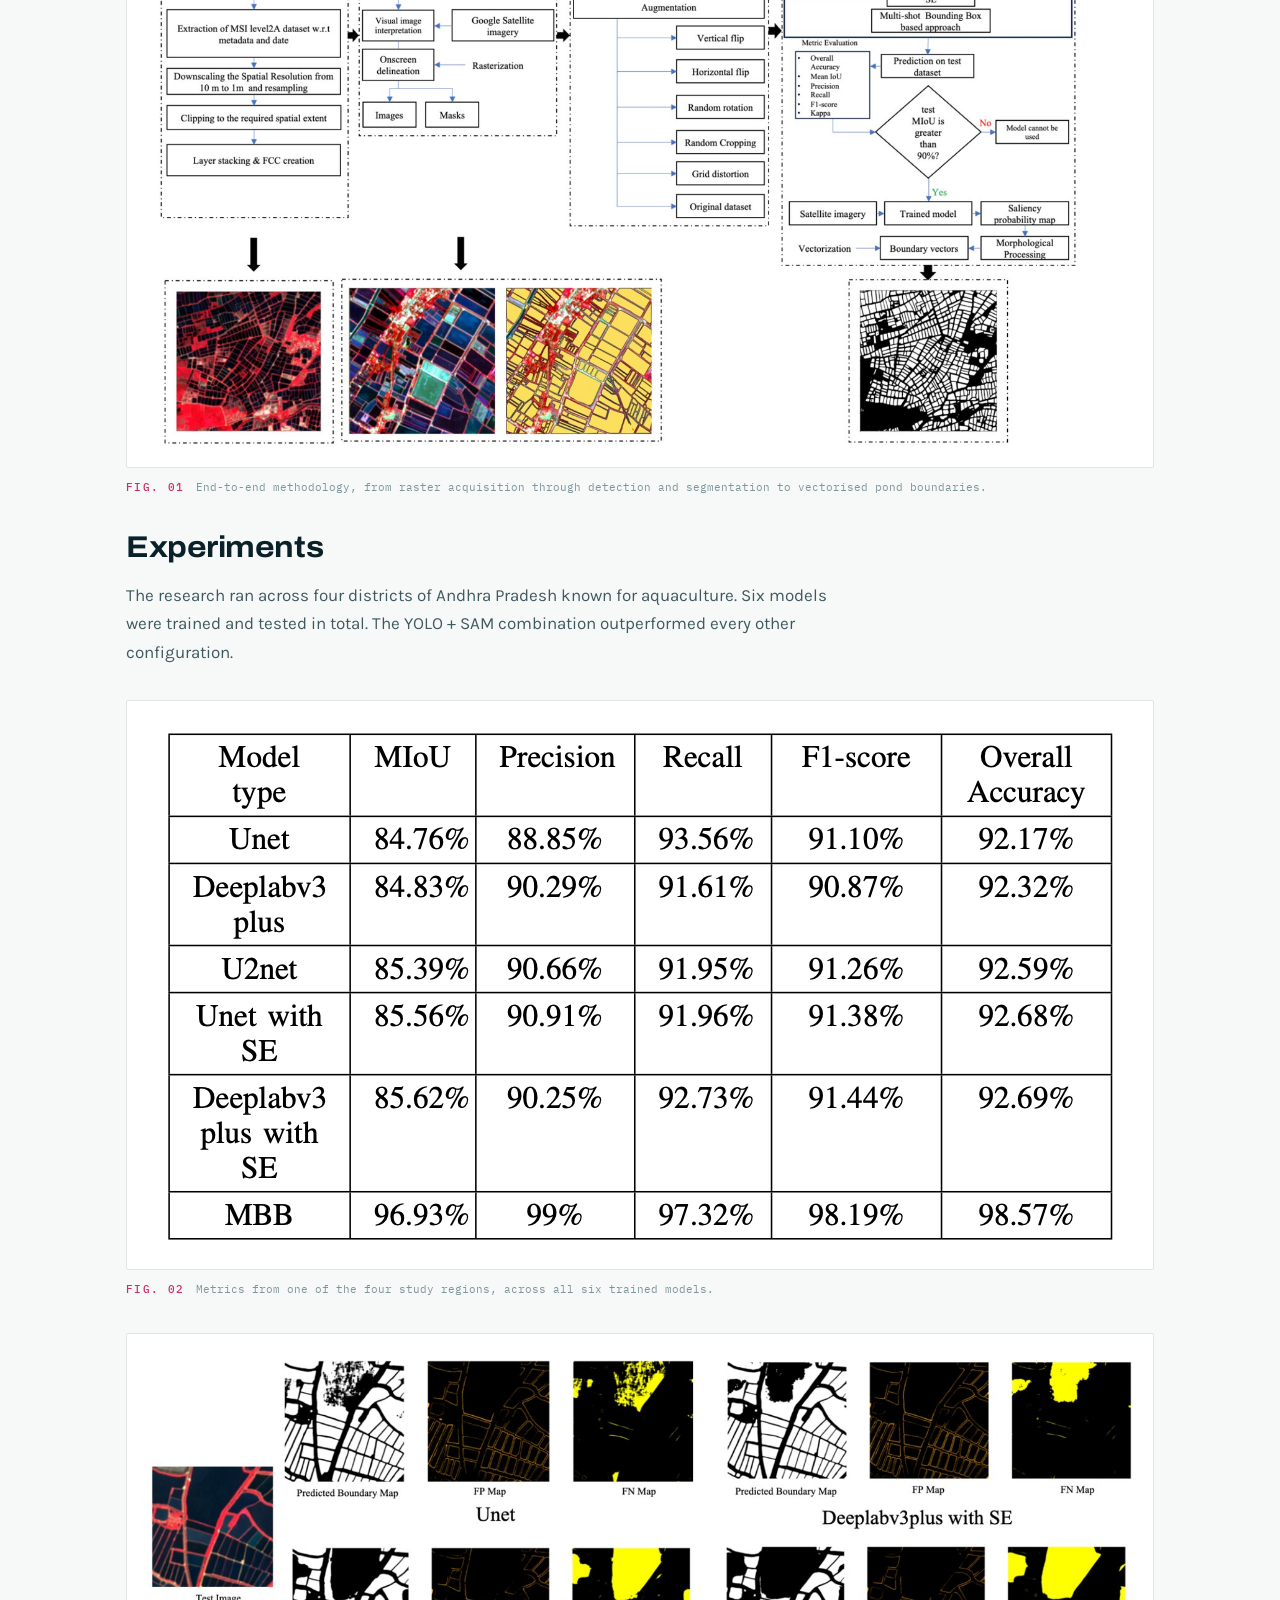
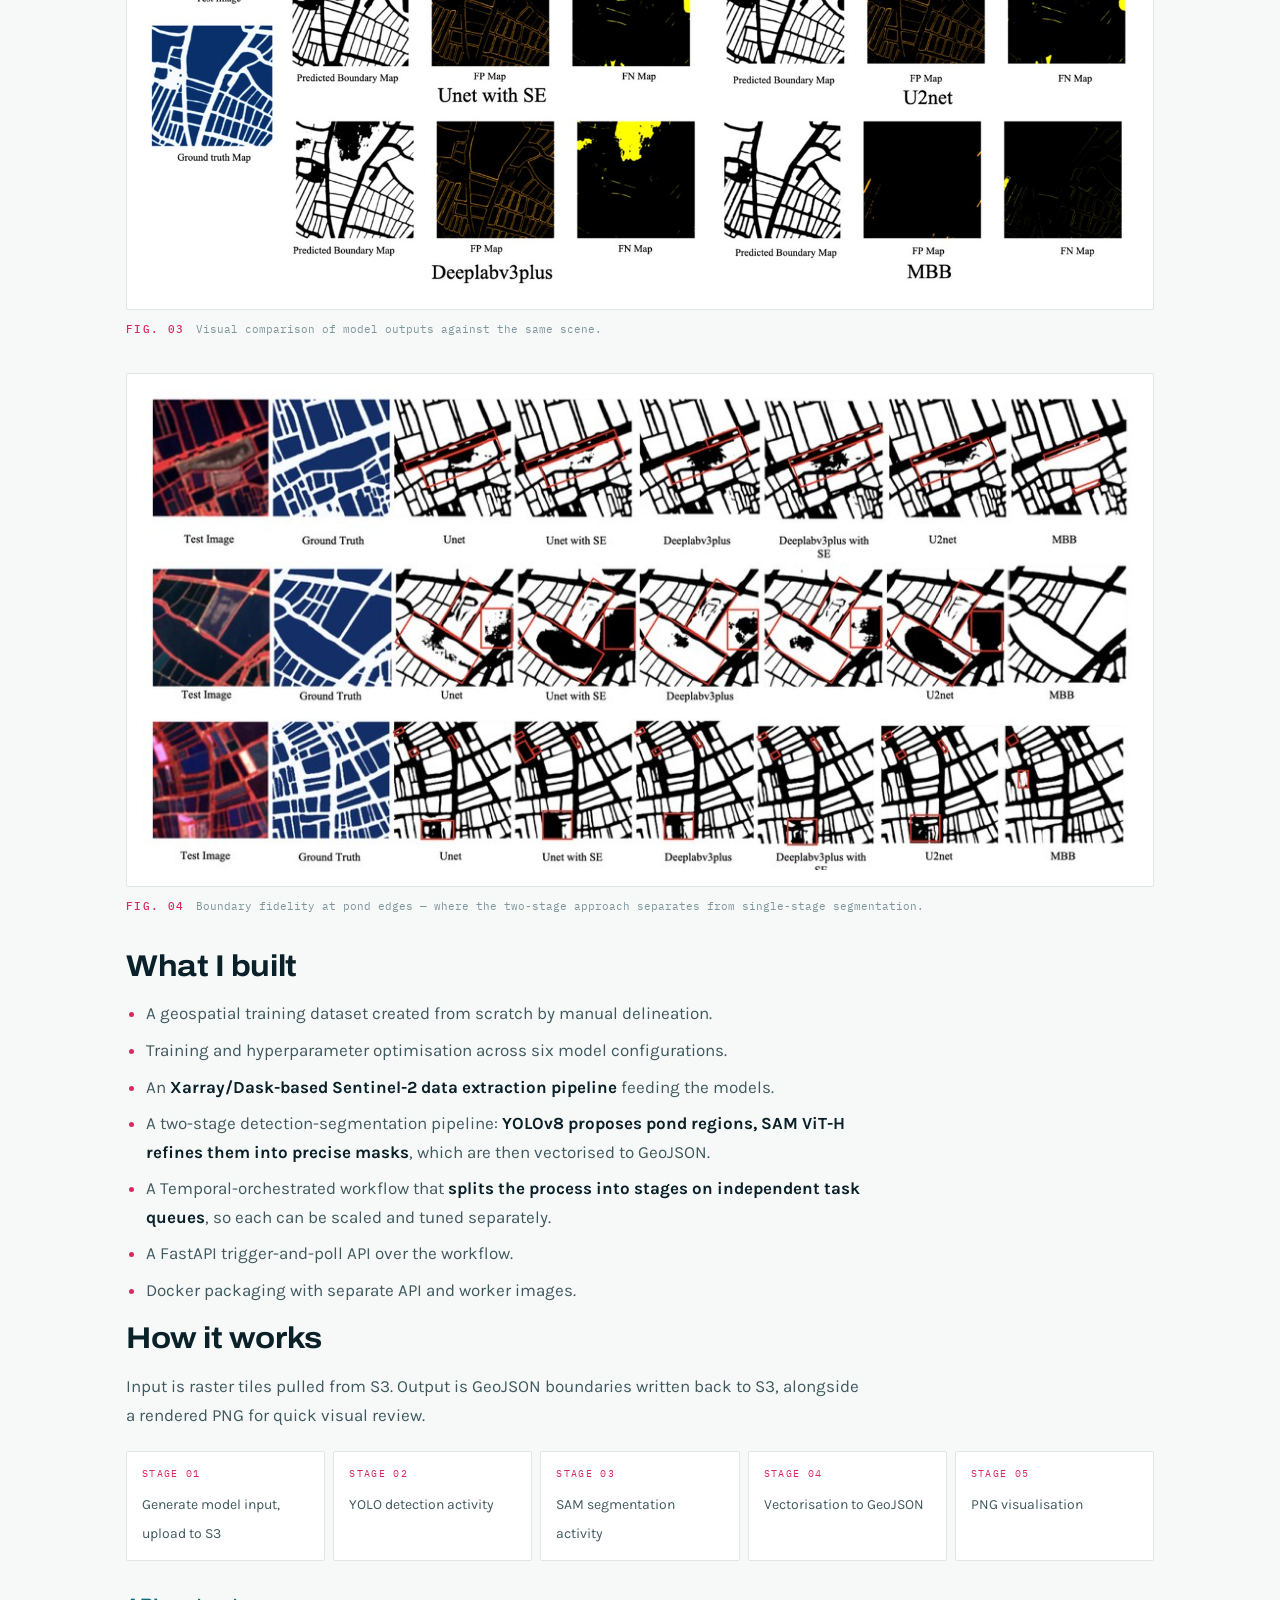
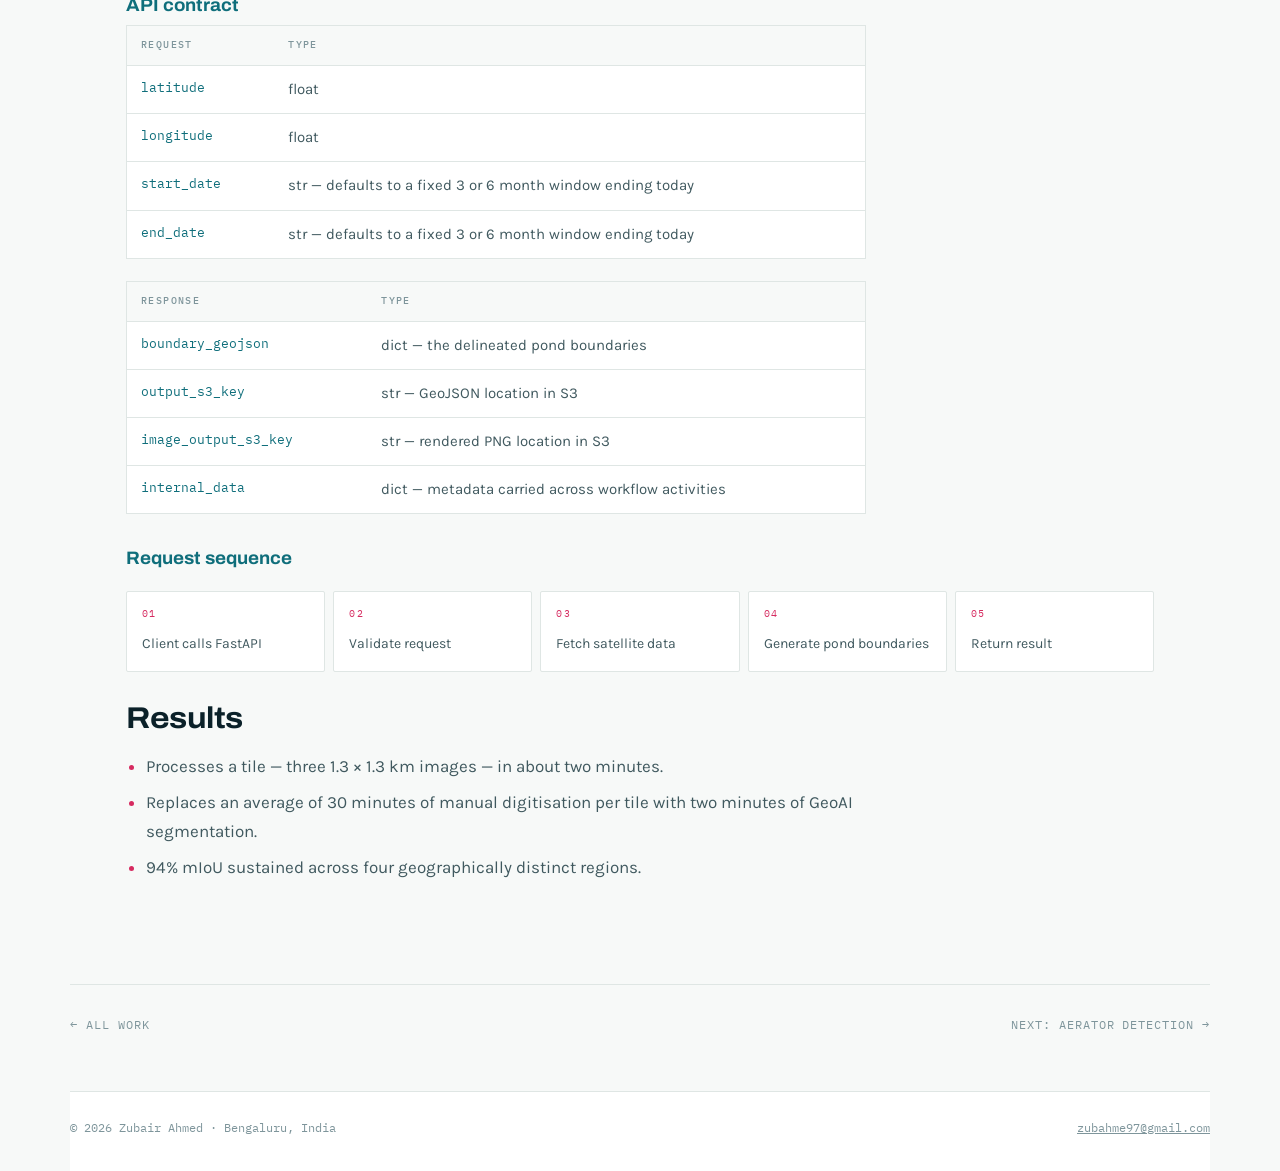
<file: projects/aqua-boundary.html>
<!DOCTYPE html>
<html lang="en">
<head>
<meta charset="utf-8">
<meta name="viewport" content="width=device-width, initial-scale=1">
<title>Aqua-Boundary — Zubair Ahmed</title>
<meta name="description" content="A distributed geospatial ML pipeline that detects and segments aquaculture pond boundaries from Sentinel-2 imagery and emits production-ready GeoJSON. YOLOv8 + SAM ViT-H, orchestrated with Temporal.">
<link rel="canonical" href="https://zubair9703.github.io/zubair.github.io/projects/aqua-boundary.html">

<meta property="og:type" content="article">
<meta property="og:site_name" content="Zubair Ahmed">
<meta property="og:title" content="Aqua-Boundary — Zubair Ahmed">
<meta property="og:description" content="A distributed geospatial ML pipeline that detects and segments aquaculture pond boundaries from Sentinel-2 imagery and emits production-ready GeoJSON. YOLOv8 + SAM ViT-H, orchestrated with Temporal.">
<meta property="og:url" content="https://zubair9703.github.io/zubair.github.io/projects/aqua-boundary.html">
<meta property="og:image" content="https://zubair9703.github.io/zubair.github.io/assets/img/bd-compare-1.jpg">
<meta name="twitter:card" content="summary_large_image">

<link rel="icon" href="../assets/favicon.svg" type="image/svg+xml">
<meta name="theme-color" content="#0B2129">
<link rel="preconnect" href="https://fonts.googleapis.com">
<link rel="preconnect" href="https://fonts.gstatic.com" crossorigin>
<link href="https://fonts.googleapis.com/css2?family=Archivo:wdth,wght@62..125,100..900&family=IBM+Plex+Mono:wght@400;500;600&family=Karla:wght@300..700&display=swap" rel="stylesheet">
<link rel="stylesheet" href="../assets/css/project.css">
<noscript><style>.rv{opacity:1;transform:none}</style></noscript>
</head>
<body>

<a class="skip" href="#main">Skip to content</a>

<header class="bar">
  <div class="bar-in">
    <a class="mark" href="../index.html">ZUBAIR AHMED<span>.</span></a>
    <span class="coords">Case study 01 · Detection</span>
    <nav class="nav" aria-label="Sections">
      <a href="../index.html#portfolio">Work</a>
      <a href="../index.html#about">About</a>
      <a href="../index.html#contact" class="nav-cta">Contact</a>
    </nav>
  </div>
</header>

<main id="main">

<section class="p-hero">
  <div class="wrap">
    <a class="back" href="../index.html#portfolio">All work</a>
    <p class="eyebrow">Detection · production pipeline</p>
    <h1>Aqua-Boundary</h1>
    <p class="lede">
      A distributed geospatial ML pipeline that detects and segments aquaculture pond boundaries
      from satellite imagery and emits production-ready vector GeoJSON.
    </p>

    <dl class="capture">
      <div><dt>Role</dt><dd>Sole engineer</dd></div>
      <div><dt>Sensor</dt><dd>Sentinel-2 MSI L2A<br>AWS ODR · Planetary Computer</dd></div>
      <div><dt>Region</dt><dd>4 districts<br>Andhra Pradesh, India</dd></div>
      <div><dt>Models</dt><dd>YOLOv8 → SAM ViT-H<br>6 trained &amp; benchmarked</dd></div>
      <div><dt>Result</dt><dd>94% mIoU<br>30 min → 2 min per tile</dd></div>
    </dl>
  </div>
</section>

<section class="section">
  <div class="wrap">
    <div class="prose">

      <h2>The problem</h2>
      <p>
        Data collection and surveying in aquaculture is still done by hand. It is labour intensive,
        slow, and prone to human error — and at delta scale, it simply does not finish. The proposal
        was to replace manual survey with boundary delineation driven by remotely sensed data.
      </p>

      <h3>Objectives</h3>
      <ul>
        <li>Build a strong inland fisheries geospatial database.</li>
        <li>Modernise and strengthen the aquaculture value chain.</li>
        <li>Give value-chain stakeholders the means to monitor sustainability and drive innovation.</li>
      </ul>

      <h3>My role</h3>
      <p>
        Sole engineer on the pipeline. I manually delineated the boundaries that became the training
        set, trained and tuned the ML and DL models, designed the workflow architecture, built the
        inference stages, and took it from prototype to containerised deployment.
      </p>

      <h2>Data</h2>
      <table class="dtable">
        <thead><tr><th>Source</th><th>What it gives</th></tr></thead>
        <tbody>
          <tr>
            <td>Sentinel-2<br>AWS &amp; Planetary Computer</td>
            <td>Imagery across 12 spectral bands at roughly a five-day revisit, enough to observe the phenological and environmental changes that come with shrimp farming. High temporal and spectral resolution makes it well suited to aquaculture monitoring.</td>
          </tr>
          <tr>
            <td>Ground truth<br>Google satellite basemap</td>
            <td>Sentinel-2 scenes were visually interpreted and validated against the Google satellite basemap.</td>
          </tr>
        </tbody>
      </table>
      <p>
        The dataset for the whole study was created from scratch, through visual interpretation and
        manual delineation.
      </p>
    </div>

    <figure class="plate">
      <div class="plate-mount">
        <img src="../assets/img/bd-workflow.jpg" alt="End-to-end methodology workflow diagram for the pond boundary detection pipeline" loading="lazy" width="1600" height="841">
      </div>
      <figcaption><b>Fig. 01</b><span>End-to-end methodology, from raster acquisition through detection and segmentation to vectorised pond boundaries.</span></figcaption>
    </figure>

    <div class="prose">
      <h2>Experiments</h2>
      <p>
        The research ran across four districts of Andhra Pradesh known for aquaculture. Six models
        were trained and tested in total. The YOLO + SAM combination outperformed every other
        configuration.
      </p>
    </div>

    <figure class="plate">
      <div class="plate-mount">
        <img src="../assets/img/bd-metrics.png" alt="Table of accuracy metrics comparing the six trained segmentation models for one region" loading="lazy" width="968" height="536">
      </div>
      <figcaption><b>Fig. 02</b><span>Metrics from one of the four study regions, across all six trained models.</span></figcaption>
    </figure>

    <figure class="plate">
      <div class="plate-mount">
        <img src="../assets/img/bd-compare-1.jpg" alt="Side by side visual comparison of pond boundary predictions from each model" loading="lazy" width="1600" height="875">
      </div>
      <figcaption><b>Fig. 03</b><span>Visual comparison of model outputs against the same scene.</span></figcaption>
    </figure>

    <figure class="plate">
      <div class="plate-mount">
        <img src="../assets/img/bd-compare-2.jpg" alt="Further visual comparison of segmentation outputs across models" loading="lazy" width="1014" height="490">
      </div>
      <figcaption><b>Fig. 04</b><span>Boundary fidelity at pond edges — where the two-stage approach separates from single-stage segmentation.</span></figcaption>
    </figure>

    <div class="prose">
      <h2>What I built</h2>
      <ul>
        <li>A geospatial training dataset created from scratch by manual delineation.</li>
        <li>Training and hyperparameter optimisation across six model configurations.</li>
        <li>An <strong>Xarray/Dask-based Sentinel-2 data extraction pipeline</strong> feeding the models.</li>
        <li>A two-stage detection-segmentation pipeline: <strong>YOLOv8 proposes pond regions, SAM ViT-H refines them into precise masks</strong>, which are then vectorised to GeoJSON.</li>
        <li>A Temporal-orchestrated workflow that <strong>splits the process into stages on independent task queues</strong>, so each can be scaled and tuned separately.</li>
        <li>A FastAPI trigger-and-poll API over the workflow.</li>
        <li>Docker packaging with separate API and worker images.</li>
      </ul>

      <h2>How it works</h2>
      <p>
        Input is raster tiles pulled from S3. Output is GeoJSON boundaries written back to S3,
        alongside a rendered PNG for quick visual review.
      </p>
    </div>

    <div class="flow">
      <div class="flow-step"><em>Stage 01</em><span>Generate model input, upload to S3</span></div>
      <div class="flow-step"><em>Stage 02</em><span>YOLO detection activity</span></div>
      <div class="flow-step"><em>Stage 03</em><span>SAM segmentation activity</span></div>
      <div class="flow-step"><em>Stage 04</em><span>Vectorisation to GeoJSON</span></div>
      <div class="flow-step"><em>Stage 05</em><span>PNG visualisation</span></div>
    </div>

    <div class="prose">
      <h3>API contract</h3>
      <table class="dtable">
        <thead><tr><th>Request</th><th>Type</th></tr></thead>
        <tbody>
          <tr><td>latitude</td><td>float</td></tr>
          <tr><td>longitude</td><td>float</td></tr>
          <tr><td>start_date</td><td>str — defaults to a fixed 3 or 6 month window ending today</td></tr>
          <tr><td>end_date</td><td>str — defaults to a fixed 3 or 6 month window ending today</td></tr>
        </tbody>
      </table>

      <table class="dtable">
        <thead><tr><th>Response</th><th>Type</th></tr></thead>
        <tbody>
          <tr><td>boundary_geojson</td><td>dict — the delineated pond boundaries</td></tr>
          <tr><td>output_s3_key</td><td>str — GeoJSON location in S3</td></tr>
          <tr><td>image_output_s3_key</td><td>str — rendered PNG location in S3</td></tr>
          <tr><td>internal_data</td><td>dict — metadata carried across workflow activities</td></tr>
        </tbody>
      </table>

      <h3>Request sequence</h3>
    </div>

    <div class="flow">
      <div class="flow-step"><em>01</em><span>Client calls FastAPI</span></div>
      <div class="flow-step"><em>02</em><span>Validate request</span></div>
      <div class="flow-step"><em>03</em><span>Fetch satellite data</span></div>
      <div class="flow-step"><em>04</em><span>Generate pond boundaries</span></div>
      <div class="flow-step"><em>05</em><span>Return result</span></div>
    </div>

    <div class="prose">
      <h2>Results</h2>
      <ul>
        <li>Processes a tile — three 1.3 × 1.3 km images — in about two minutes.</li>
        <li>Replaces an average of 30 minutes of manual digitisation per tile with two minutes of GeoAI segmentation.</li>
        <li>94% mIoU sustained across four geographically distinct regions.</li>
      </ul>
    </div>

  </div>
</section>

<div class="wrap p-next">
  <a href="../index.html#portfolio">← All work</a>
  <a href="aerator-detection.html">Next: Aerator Detection →</a>
</div>

</main>

<footer class="foot">
  <span>© <span data-year>2026</span> Zubair Ahmed · Bengaluru, India</span>
  <span><a href="mailto:zubahme97@gmail.com" style="color:inherit">zubahme97@gmail.com</a></span>
</footer>

<script src="../assets/js/alt.js"></script>
</body>
</html>
</file>
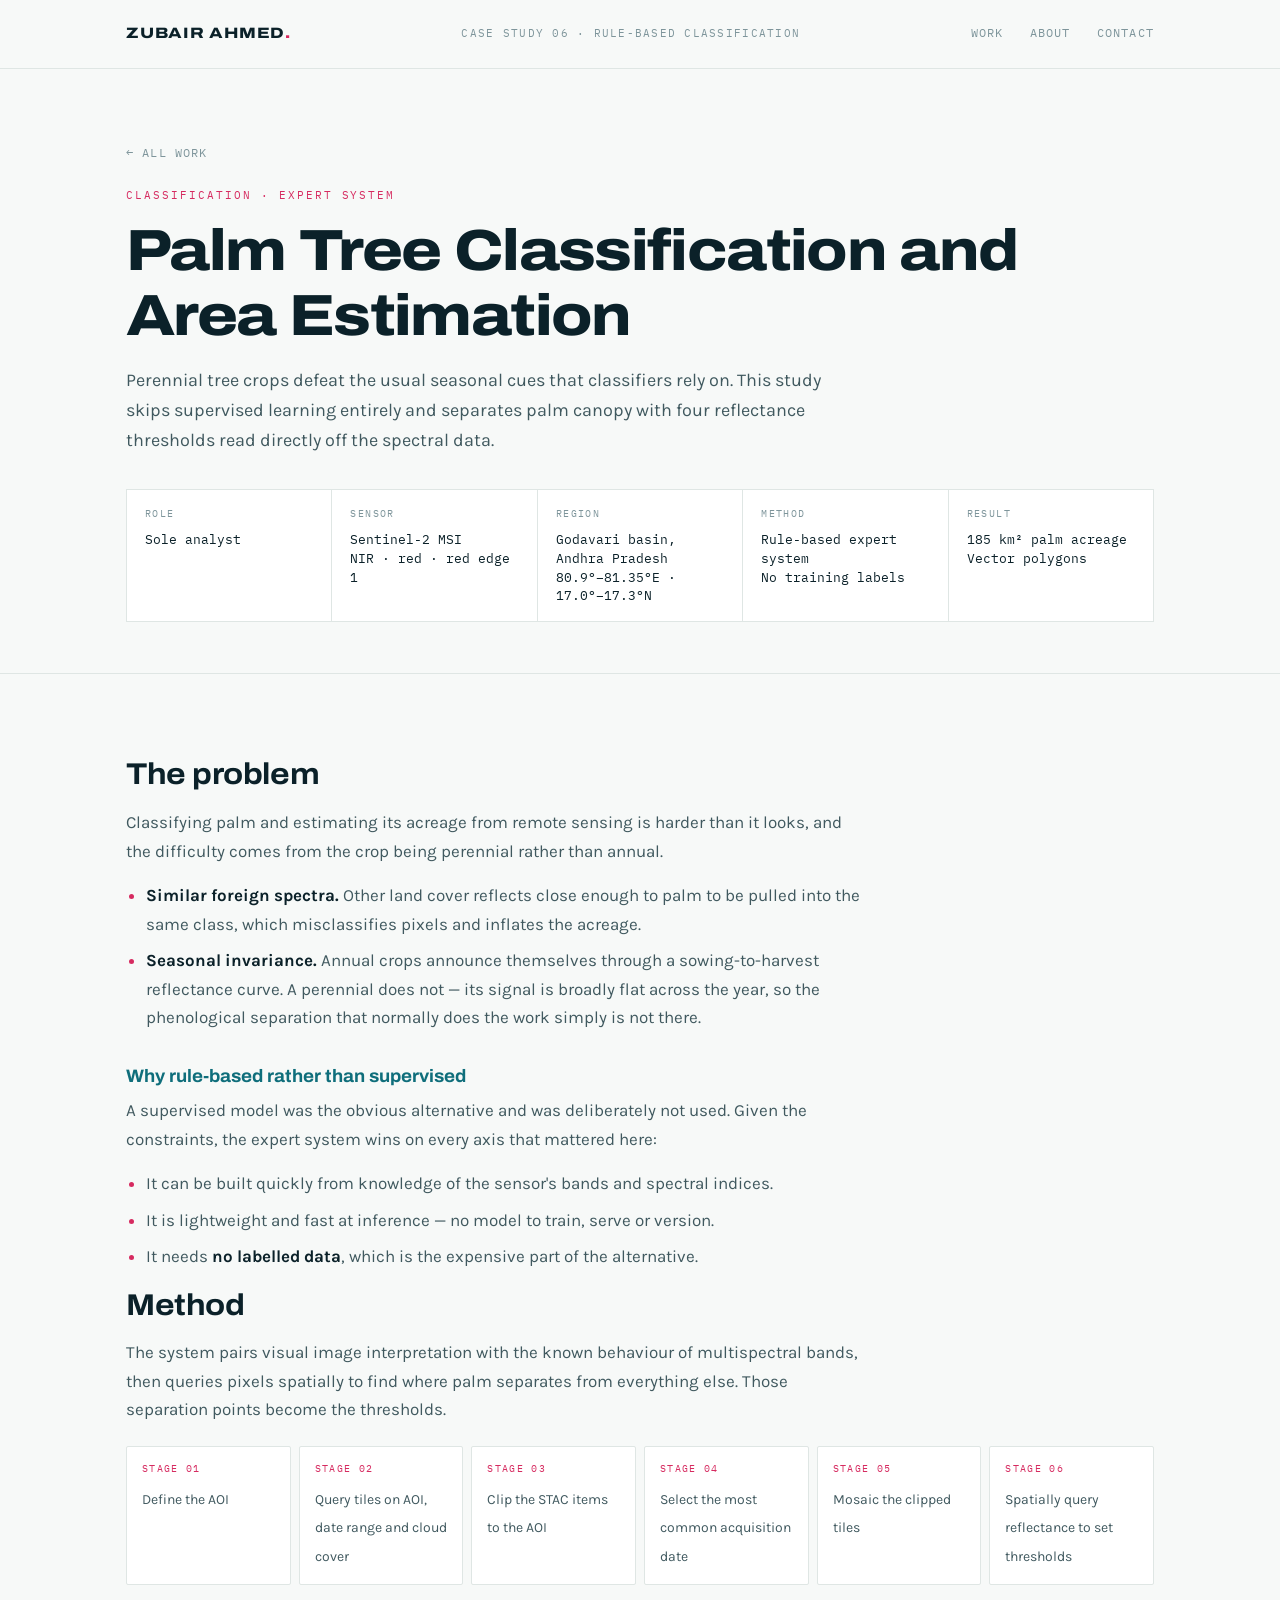
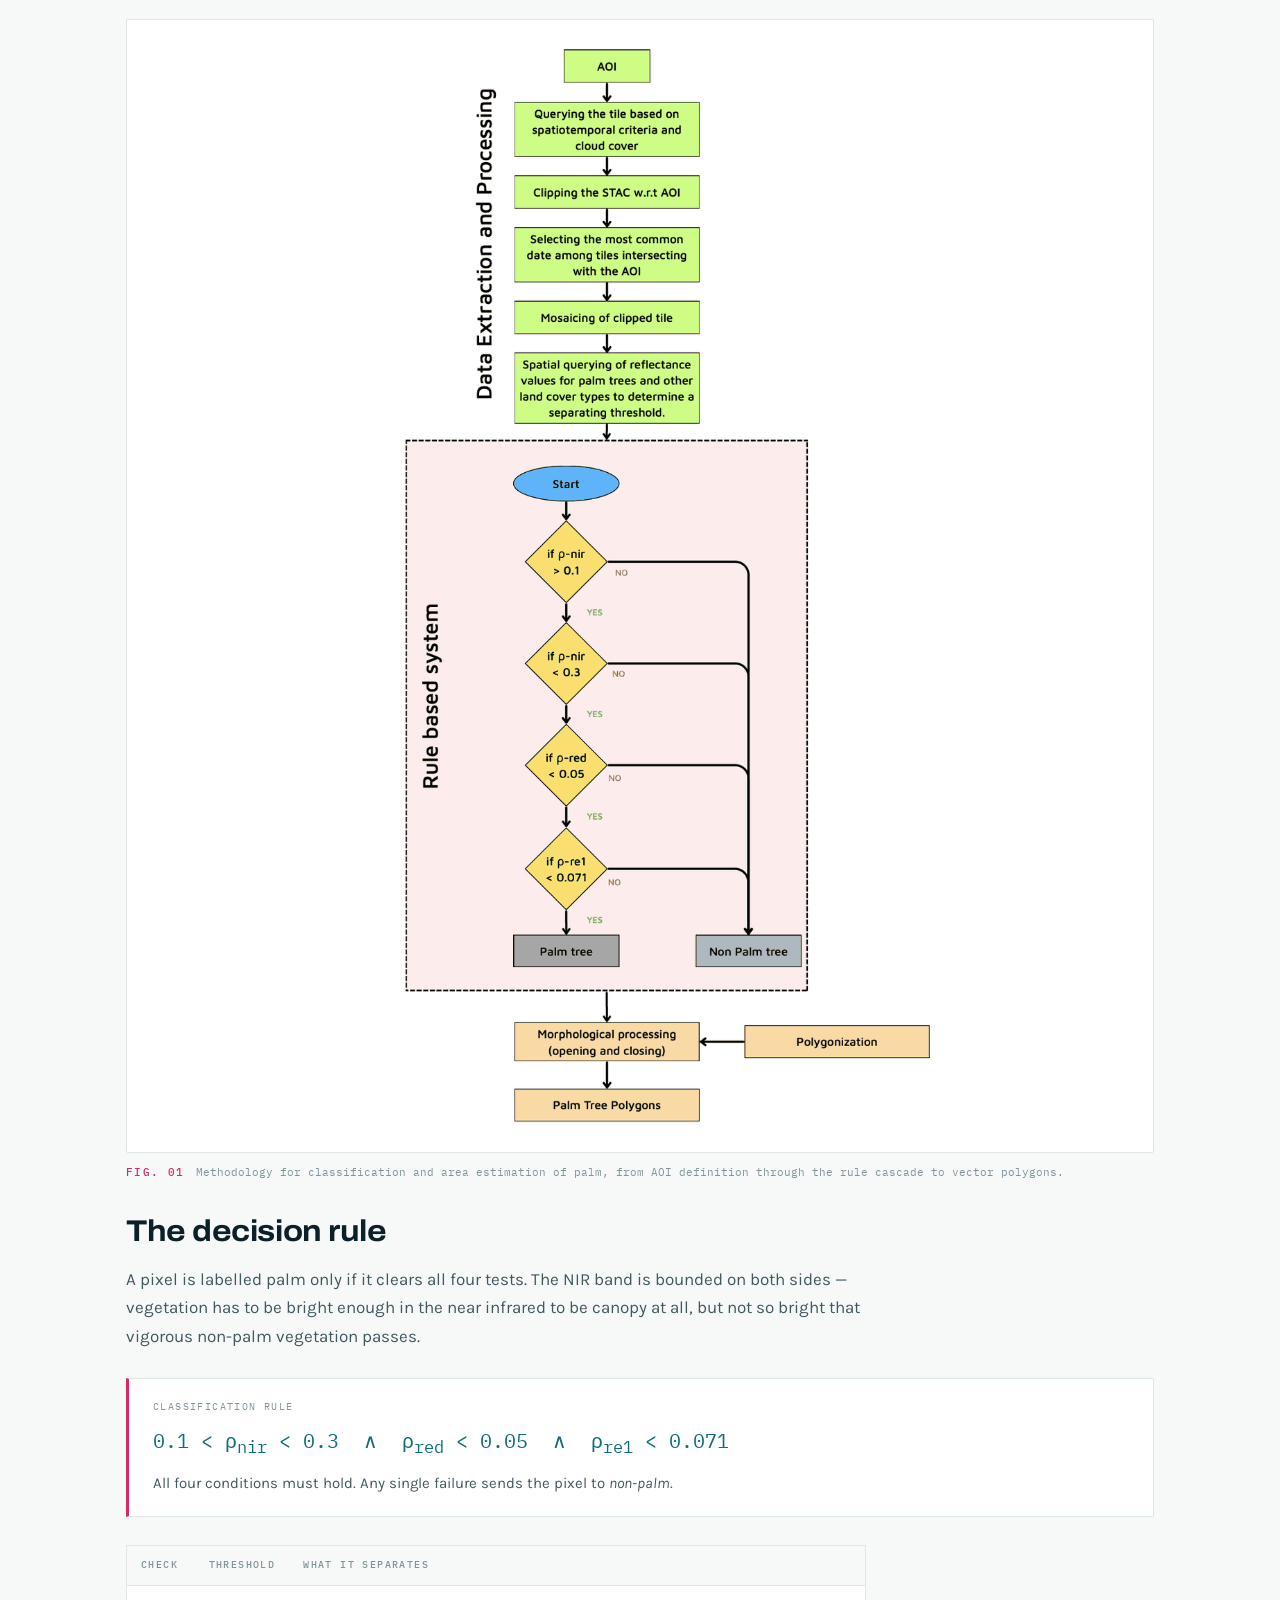
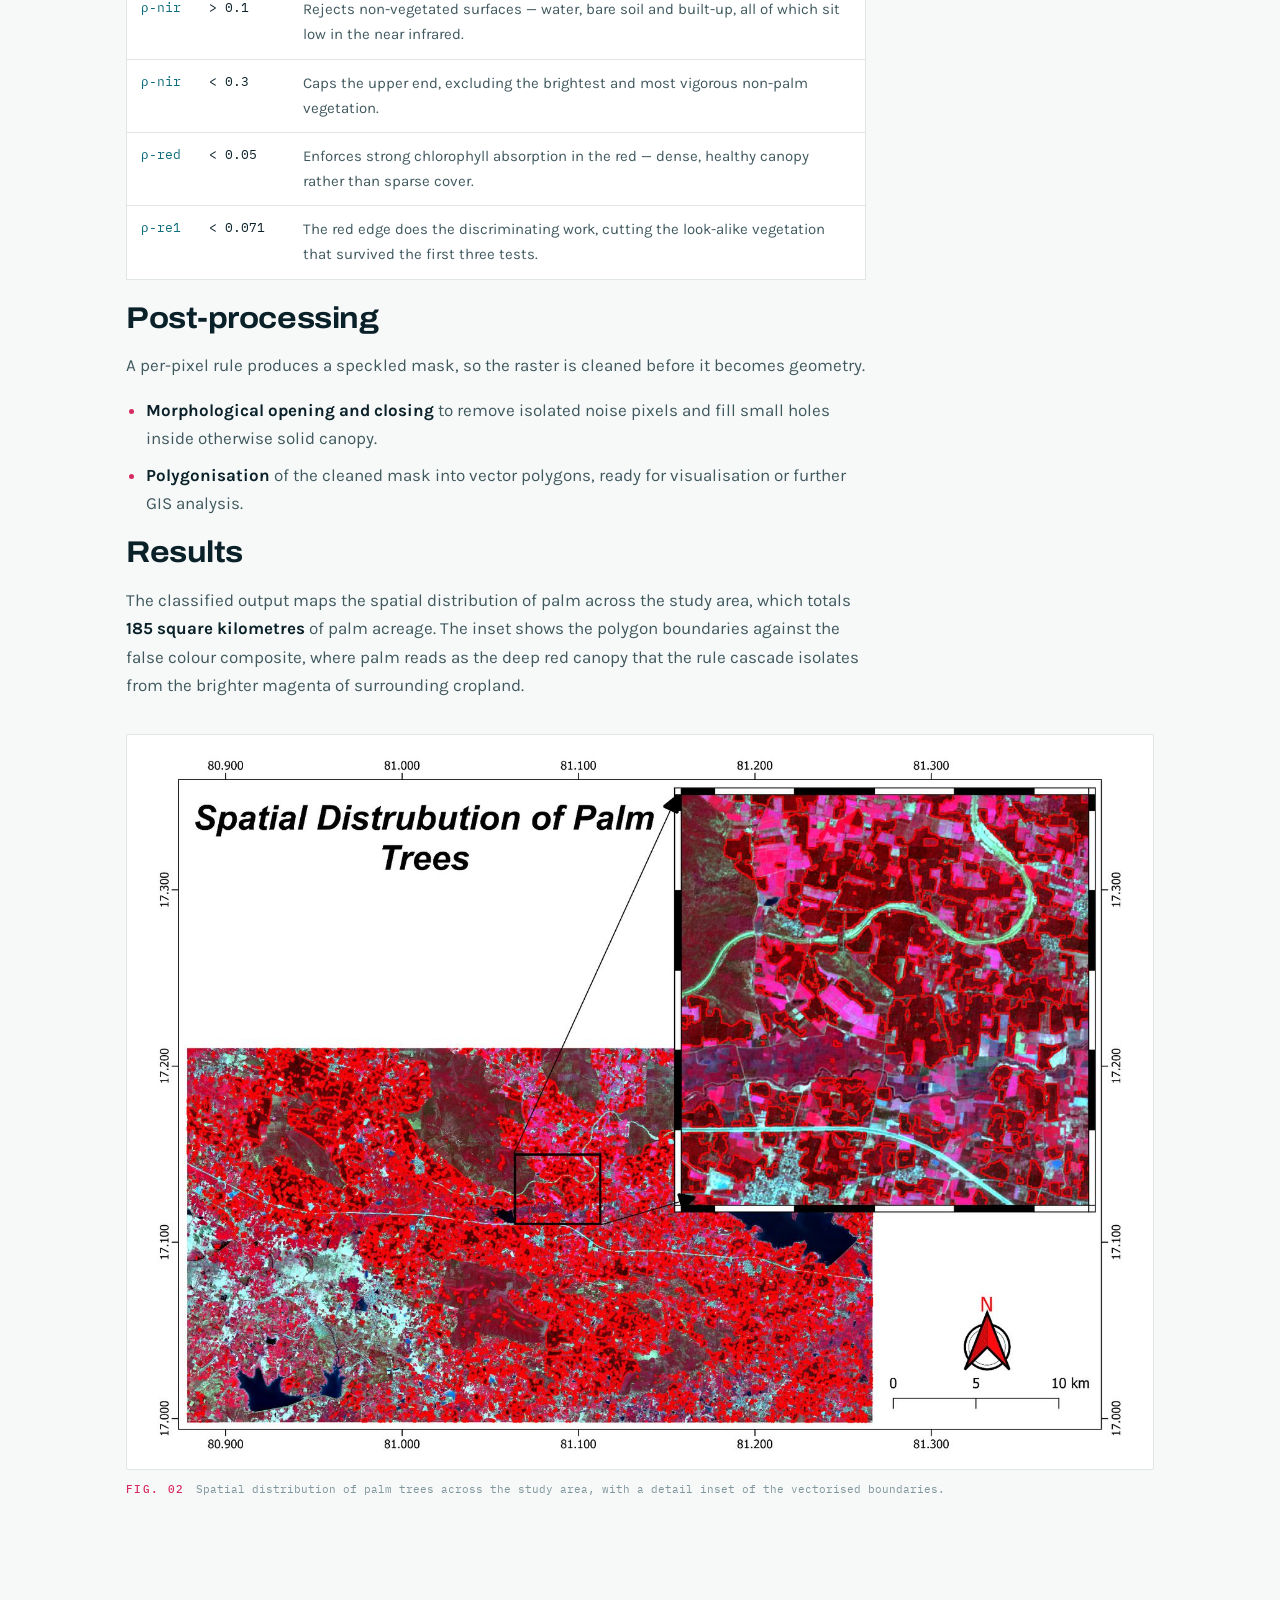
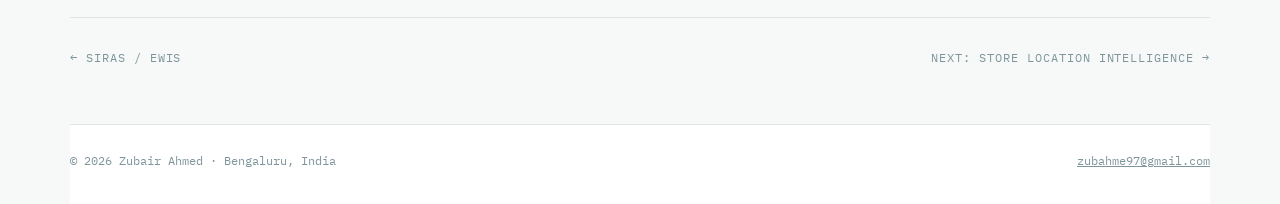
<file: projects/palm-tree.html>
<!DOCTYPE html>
<html lang="en">
<head>
<meta charset="utf-8">
<meta name="viewport" content="width=device-width, initial-scale=1">
<title>Palm Tree Classification and Area Estimation — Zubair Ahmed</title>
<meta name="description" content="A rule-based expert system that classifies palm tree canopy from Sentinel-2 surface reflectance using NIR, red and red edge thresholds, then vectorises the result to measure 185 km² of palm acreage.">
<link rel="canonical" href="https://zubair9703.github.io/zubair.github.io/projects/palm-tree.html">

<meta property="og:type" content="article">
<meta property="og:site_name" content="Zubair Ahmed">
<meta property="og:title" content="Palm Tree Classification and Area Estimation — Zubair Ahmed">
<meta property="og:description" content="A rule-based expert system that classifies palm tree canopy from Sentinel-2 surface reflectance using NIR, red and red edge thresholds, then vectorises the result to measure 185 km² of palm acreage.">
<meta property="og:url" content="https://zubair9703.github.io/zubair.github.io/projects/palm-tree.html">
<meta property="og:image" content="https://zubair9703.github.io/zubair.github.io/assets/img/palm-tile.jpg">
<meta name="twitter:card" content="summary_large_image">

<link rel="icon" href="../assets/favicon.svg" type="image/svg+xml">
<meta name="theme-color" content="#0B2129">

<link rel="preconnect" href="https://fonts.googleapis.com">
<link rel="preconnect" href="https://fonts.gstatic.com" crossorigin>
<link href="https://fonts.googleapis.com/css2?family=Archivo:wdth,wght@62..125,100..900&family=IBM+Plex+Mono:wght@400;500;600&family=Karla:wght@300..700&display=swap" rel="stylesheet">
<link rel="stylesheet" href="../assets/css/project.css">
<noscript><style>.rv{opacity:1;transform:none}</style></noscript>
</head>
<body>

<a class="skip" href="#main">Skip to content</a>

<header class="bar">
  <div class="bar-in">
    <a class="mark" href="../index.html">ZUBAIR AHMED<span>.</span></a>
    <span class="coords">Case study 06 · Rule-based classification</span>
    <nav class="nav" aria-label="Sections">
      <a href="../index.html#portfolio">Work</a>
      <a href="../index.html#about">About</a>
      <a href="../index.html#contact" class="nav-cta">Contact</a>
    </nav>
  </div>
</header>

<main id="main">

<section class="p-hero">
  <div class="wrap">
    <a class="back" href="../index.html#portfolio">All work</a>
    <p class="eyebrow">Classification · expert system</p>
    <h1>Palm Tree Classification and Area Estimation</h1>
    <p class="lede">
      Perennial tree crops defeat the usual seasonal cues that classifiers rely on. This study
      skips supervised learning entirely and separates palm canopy with four reflectance
      thresholds read directly off the spectral data.
    </p>

    <dl class="capture">
      <div><dt>Role</dt><dd>Sole analyst</dd></div>
      <div><dt>Sensor</dt><dd>Sentinel-2 MSI<br>NIR · red · red edge 1</dd></div>
      <div><dt>Region</dt><dd>Godavari basin, Andhra Pradesh<br>80.9°–81.35°E · 17.0°–17.3°N</dd></div>
      <div><dt>Method</dt><dd>Rule-based expert system<br>No training labels</dd></div>
      <div><dt>Result</dt><dd>185 km² palm acreage<br>Vector polygons</dd></div>
    </dl>
  </div>
</section>

<section class="section">
  <div class="wrap">
    <div class="prose">

      <h2>The problem</h2>
      <p>
        Classifying palm and estimating its acreage from remote sensing is harder than it looks,
        and the difficulty comes from the crop being perennial rather than annual.
      </p>
      <ul>
        <li>
          <strong>Similar foreign spectra.</strong> Other land cover reflects close enough to palm
          to be pulled into the same class, which misclassifies pixels and inflates the acreage.
        </li>
        <li>
          <strong>Seasonal invariance.</strong> Annual crops announce themselves through a sowing-to-harvest
          reflectance curve. A perennial does not — its signal is broadly flat across the year, so the
          phenological separation that normally does the work simply is not there.
        </li>
      </ul>

      <h3>Why rule-based rather than supervised</h3>
      <p>
        A supervised model was the obvious alternative and was deliberately not used. Given the
        constraints, the expert system wins on every axis that mattered here:
      </p>
      <ul>
        <li>It can be built quickly from knowledge of the sensor's bands and spectral indices.</li>
        <li>It is lightweight and fast at inference — no model to train, serve or version.</li>
        <li>It needs <strong>no labelled data</strong>, which is the expensive part of the alternative.</li>
      </ul>

      <h2>Method</h2>
      <p>
        The system pairs visual image interpretation with the known behaviour of multispectral
        bands, then queries pixels spatially to find where palm separates from everything else.
        Those separation points become the thresholds.
      </p>
    </div>

    <div class="flow">
      <div class="flow-step"><em>Stage 01</em><span>Define the AOI</span></div>
      <div class="flow-step"><em>Stage 02</em><span>Query tiles on AOI, date range and cloud cover</span></div>
      <div class="flow-step"><em>Stage 03</em><span>Clip the STAC items to the AOI</span></div>
      <div class="flow-step"><em>Stage 04</em><span>Select the most common acquisition date</span></div>
      <div class="flow-step"><em>Stage 05</em><span>Mosaic the clipped tiles</span></div>
      <div class="flow-step"><em>Stage 06</em><span>Spatially query reflectance to set thresholds</span></div>
    </div>

    <figure class="plate plate-tall">
      <div class="plate-mount">
        <img src="../assets/img/palm-workflow.png" alt="Methodology flowchart: data extraction and processing, the four-threshold rule based system, then morphological processing and polygonisation" loading="lazy" width="900" height="1589">
      </div>
      <figcaption><b>Fig. 01</b><span>Methodology for classification and area estimation of palm, from AOI definition through the rule cascade to vector polygons.</span></figcaption>
    </figure>

    <div class="prose">
      <h2>The decision rule</h2>
      <p>
        A pixel is labelled palm only if it clears all four tests. The NIR band is bounded on both
        sides — vegetation has to be bright enough in the near infrared to be canopy at all, but
        not so bright that vigorous non-palm vegetation passes.
      </p>
    </div>

    <div class="callout">
      <span class="k">Classification rule</span>
      <p class="formula">0.1 &lt; ρ<sub>nir</sub> &lt; 0.3 &nbsp;∧&nbsp; ρ<sub>red</sub> &lt; 0.05 &nbsp;∧&nbsp; ρ<sub>re1</sub> &lt; 0.071</p>
      <p>All four conditions must hold. Any single failure sends the pixel to <em>non-palm</em>.</p>
    </div>

    <div class="prose">
      <table class="dtable">
        <thead><tr><th>Check</th><th>Threshold</th><th>What it separates</th></tr></thead>
        <tbody>
          <tr><td>ρ-nir</td><td class="num">&gt; 0.1</td><td>Rejects non-vegetated surfaces — water, bare soil and built-up, all of which sit low in the near infrared.</td></tr>
          <tr><td>ρ-nir</td><td class="num">&lt; 0.3</td><td>Caps the upper end, excluding the brightest and most vigorous non-palm vegetation.</td></tr>
          <tr><td>ρ-red</td><td class="num">&lt; 0.05</td><td>Enforces strong chlorophyll absorption in the red — dense, healthy canopy rather than sparse cover.</td></tr>
          <tr><td>ρ-re1</td><td class="num">&lt; 0.071</td><td>The red edge does the discriminating work, cutting the look-alike vegetation that survived the first three tests.</td></tr>
        </tbody>
      </table>

      <h2>Post-processing</h2>
      <p>
        A per-pixel rule produces a speckled mask, so the raster is cleaned before it becomes
        geometry.
      </p>
      <ul>
        <li><strong>Morphological opening and closing</strong> to remove isolated noise pixels and fill small holes inside otherwise solid canopy.</li>
        <li><strong>Polygonisation</strong> of the cleaned mask into vector polygons, ready for visualisation or further GIS analysis.</li>
      </ul>

      <h2>Results</h2>
      <p>
        The classified output maps the spatial distribution of palm across the study area, which
        totals <strong>185 square kilometres</strong> of palm acreage. The inset shows the polygon
        boundaries against the false colour composite, where palm reads as the deep red canopy
        that the rule cascade isolates from the brighter magenta of surrounding cropland.
      </p>
    </div>

    <figure class="plate">
      <div class="plate-mount">
        <img src="../assets/img/palm-map.jpg" alt="Map of palm tree spatial distribution across the study area, with an inset showing classified polygon boundaries over a false colour composite" loading="lazy" width="1600" height="1131">
      </div>
      <figcaption><b>Fig. 02</b><span>Spatial distribution of palm trees across the study area, with a detail inset of the vectorised boundaries.</span></figcaption>
    </figure>

  </div>
</section>

<div class="wrap p-next">
  <a href="siras-ewis.html">← SIRAS / EWIS</a>
  <a href="store-location-intelligence.html">Next: Store Location Intelligence →</a>
</div>

</main>

<footer class="foot">
  <span>© <span data-year>2026</span> Zubair Ahmed · Bengaluru, India</span>
  <span><a href="mailto:zubahme97@gmail.com" style="color:inherit">zubahme97@gmail.com</a></span>
</footer>

<script src="../assets/js/alt.js"></script>
</body>
</html>
</file>
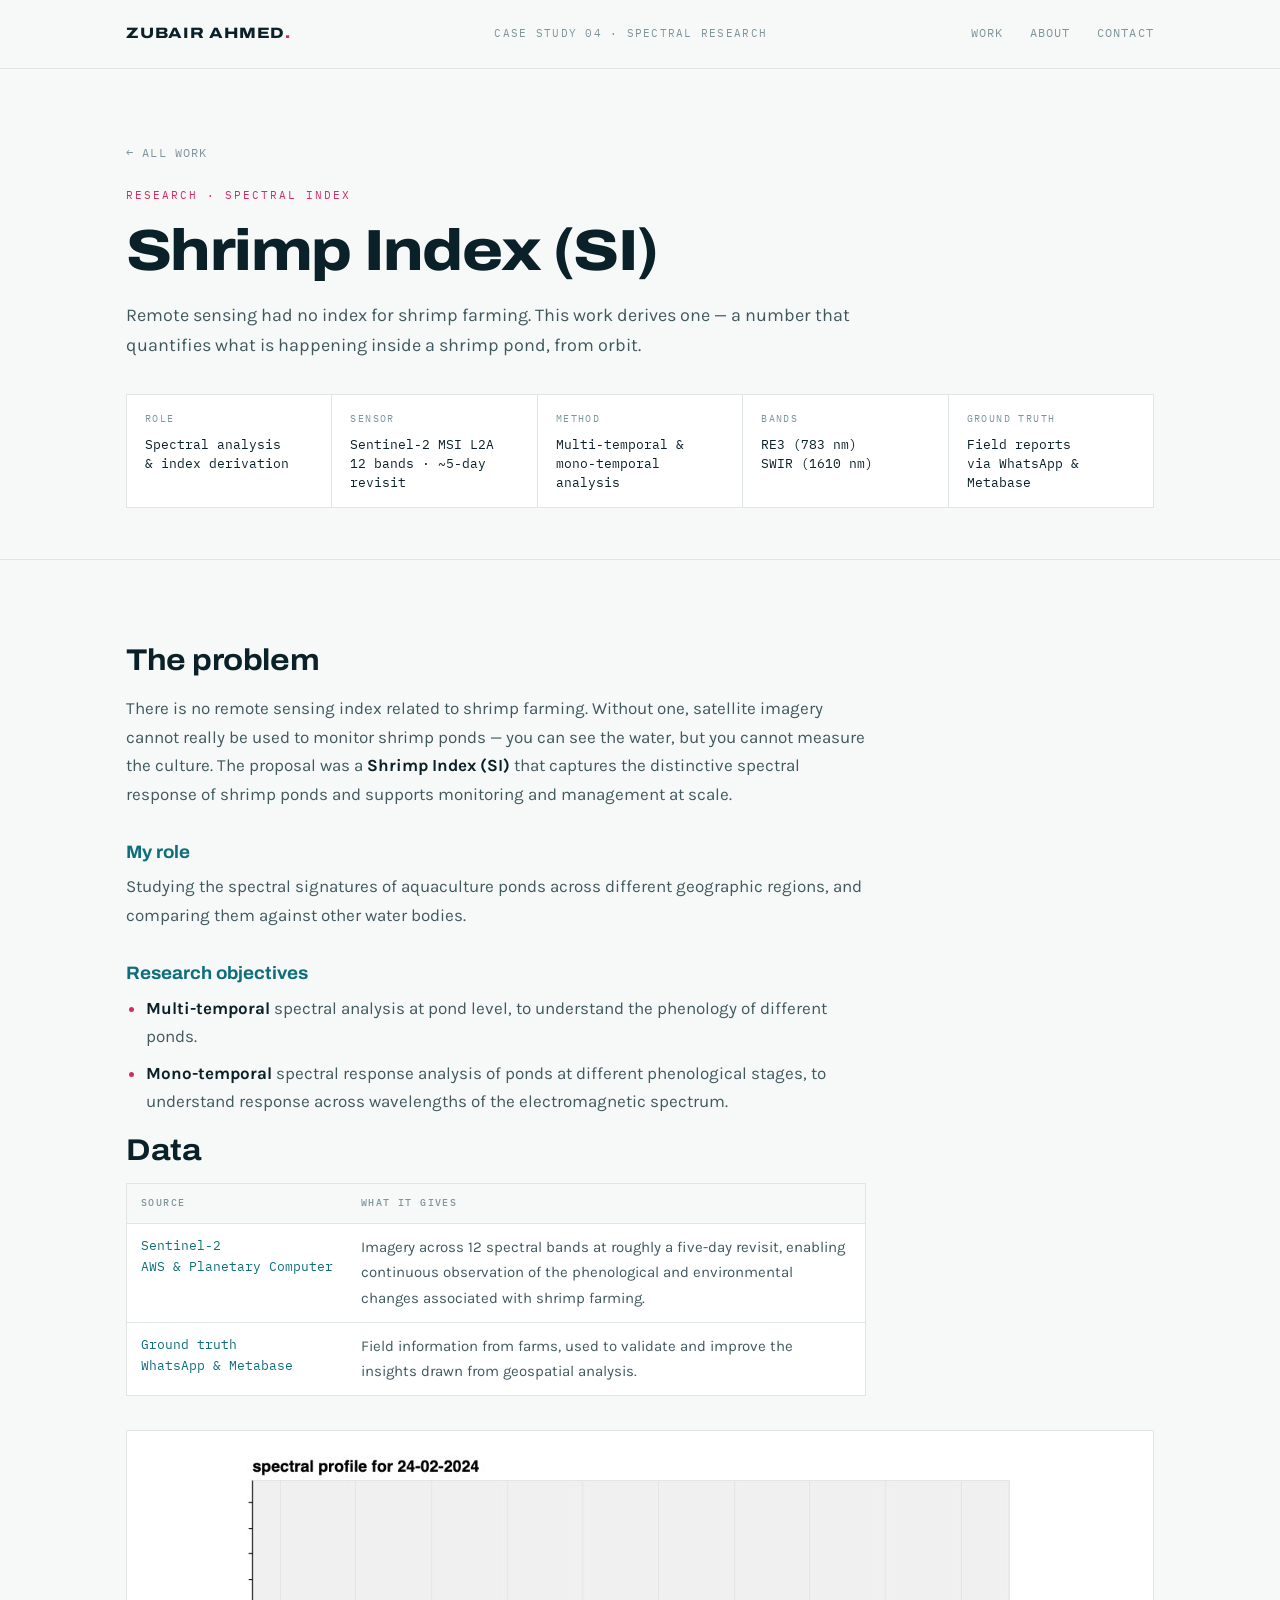
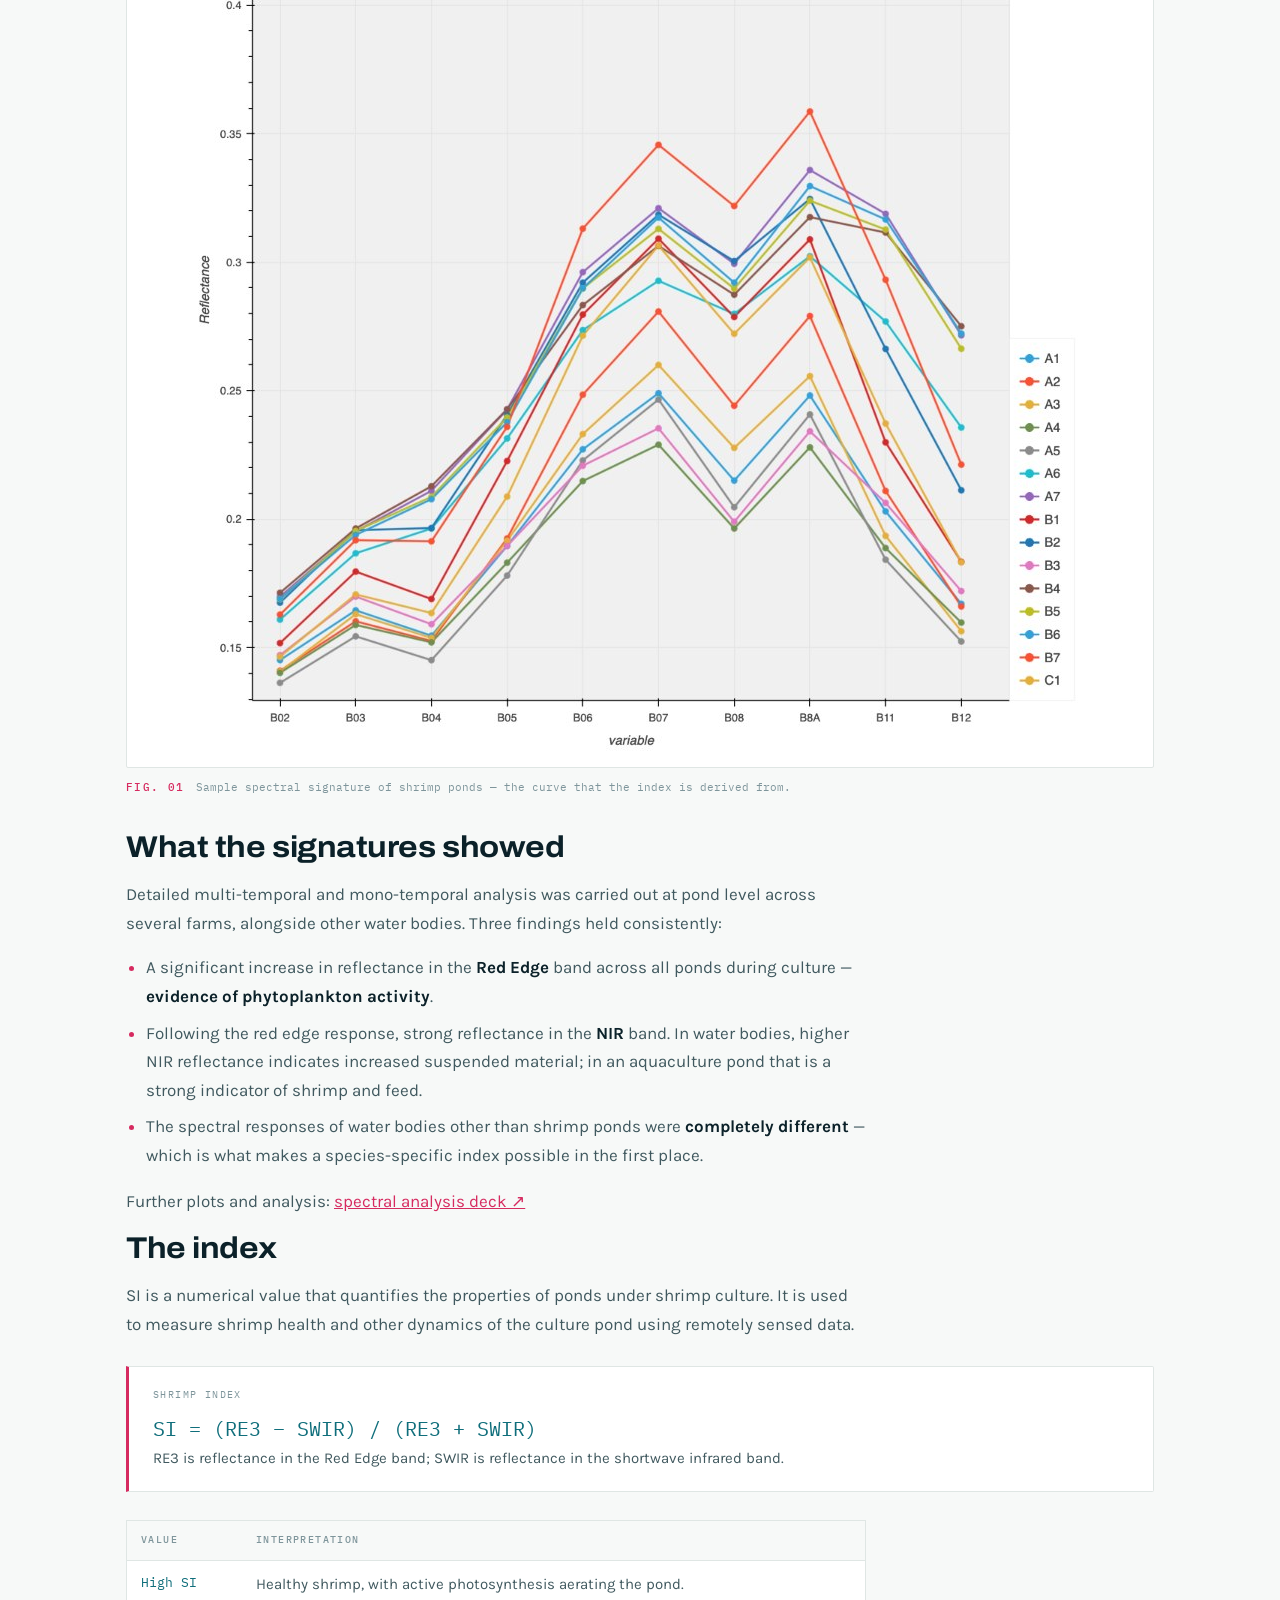
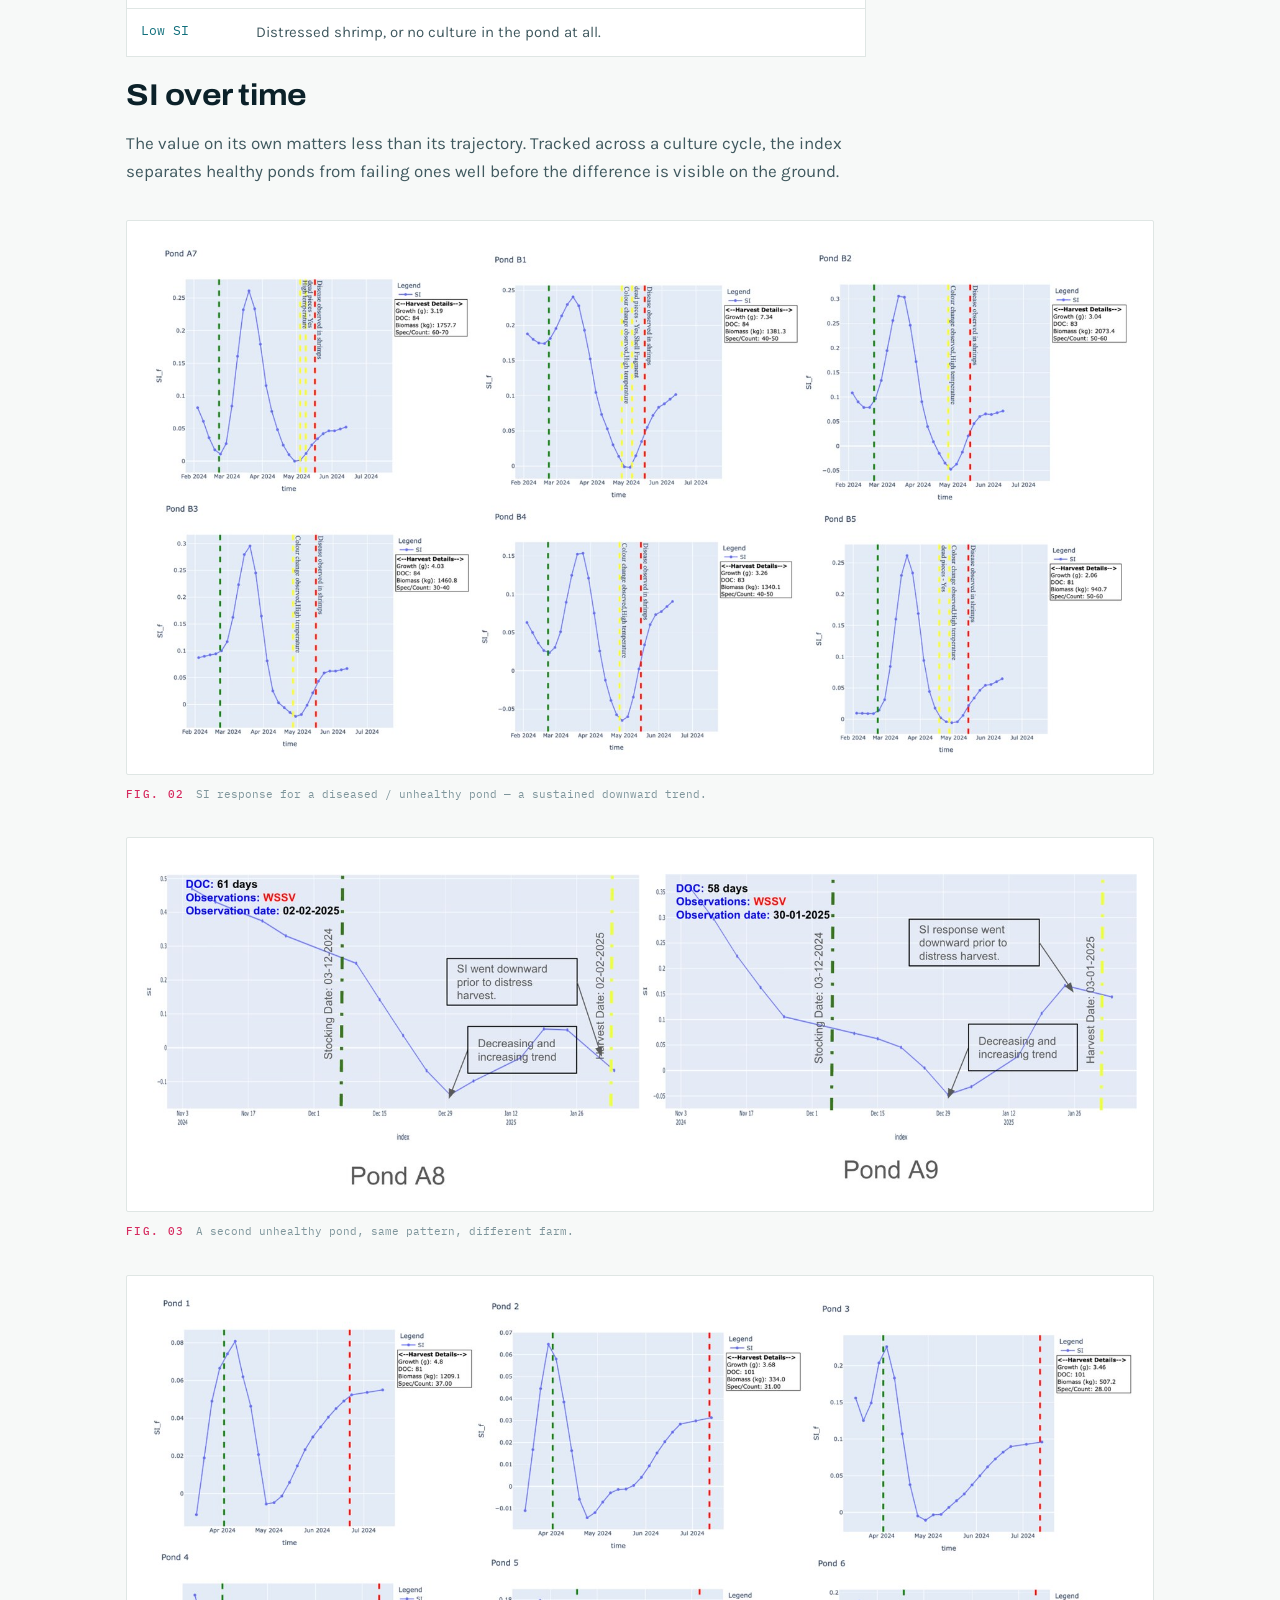
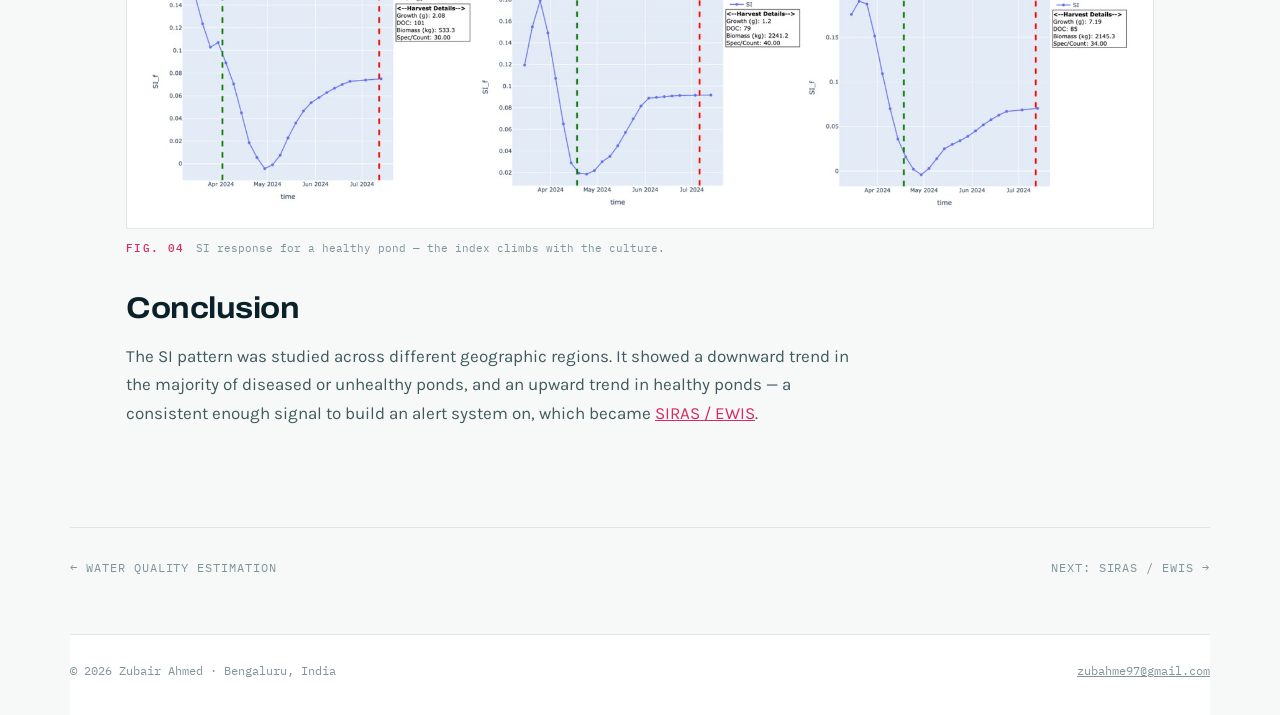
<file: projects/shrimp-index.html>
<!DOCTYPE html>
<html lang="en">
<head>
<meta charset="utf-8">
<meta name="viewport" content="width=device-width, initial-scale=1">
<title>Shrimp Index (SI) — Zubair Ahmed</title>
<meta name="description" content="A species-specific spectral index for shrimp aquaculture, derived from multi-temporal and mono-temporal analysis of pond spectral signatures in Sentinel-2 imagery.">
<link rel="canonical" href="https://zubair9703.github.io/zubair.github.io/projects/shrimp-index.html">

<meta property="og:type" content="article">
<meta property="og:site_name" content="Zubair Ahmed">
<meta property="og:title" content="Shrimp Index (SI) — Zubair Ahmed">
<meta property="og:description" content="A species-specific spectral index for shrimp aquaculture, derived from multi-temporal and mono-temporal analysis of pond spectral signatures in Sentinel-2 imagery.">
<meta property="og:url" content="https://zubair9703.github.io/zubair.github.io/projects/shrimp-index.html">
<meta property="og:image" content="https://zubair9703.github.io/zubair.github.io/assets/img/si-healthy.jpg">
<meta name="twitter:card" content="summary_large_image">

<link rel="icon" href="../assets/favicon.svg" type="image/svg+xml">
<meta name="theme-color" content="#0B2129">
<link rel="preconnect" href="https://fonts.googleapis.com">
<link rel="preconnect" href="https://fonts.gstatic.com" crossorigin>
<link href="https://fonts.googleapis.com/css2?family=Archivo:wdth,wght@62..125,100..900&family=IBM+Plex+Mono:wght@400;500;600&family=Karla:wght@300..700&display=swap" rel="stylesheet">
<link rel="stylesheet" href="../assets/css/project.css">
<noscript><style>.rv{opacity:1;transform:none}</style></noscript>
</head>
<body>

<a class="skip" href="#main">Skip to content</a>

<header class="bar">
  <div class="bar-in">
    <a class="mark" href="../index.html">ZUBAIR AHMED<span>.</span></a>
    <span class="coords">Case study 04 · Spectral research</span>
    <nav class="nav" aria-label="Sections">
      <a href="../index.html#portfolio">Work</a>
      <a href="../index.html#about">About</a>
      <a href="../index.html#contact" class="nav-cta">Contact</a>
    </nav>
  </div>
</header>

<main id="main">

<section class="p-hero">
  <div class="wrap">
    <a class="back" href="../index.html#portfolio">All work</a>
    <p class="eyebrow">Research · spectral index</p>
    <h1>Shrimp Index (SI)</h1>
    <p class="lede">
      Remote sensing had no index for shrimp farming. This work derives one — a number that
      quantifies what is happening inside a shrimp pond, from orbit.
    </p>

    <dl class="capture">
      <div><dt>Role</dt><dd>Spectral analysis<br>&amp; index derivation</dd></div>
      <div><dt>Sensor</dt><dd>Sentinel-2 MSI L2A<br>12 bands · ~5-day revisit</dd></div>
      <div><dt>Method</dt><dd>Multi-temporal &amp;<br>mono-temporal analysis</dd></div>
      <div><dt>Bands</dt><dd>RE3 (783 nm)<br>SWIR (1610 nm)</dd></div>
      <div><dt>Ground truth</dt><dd>Field reports<br>via WhatsApp &amp; Metabase</dd></div>
    </dl>
  </div>
</section>

<section class="section">
  <div class="wrap">
    <div class="prose">

      <h2>The problem</h2>
      <p>
        There is no remote sensing index related to shrimp farming. Without one, satellite imagery
        cannot really be used to monitor shrimp ponds — you can see the water, but you cannot
        measure the culture. The proposal was a <strong>Shrimp Index (SI)</strong> that captures the
        distinctive spectral response of shrimp ponds and supports monitoring and management at
        scale.
      </p>

      <h3>My role</h3>
      <p>
        Studying the spectral signatures of aquaculture ponds across different geographic regions,
        and comparing them against other water bodies.
      </p>

      <h3>Research objectives</h3>
      <ul>
        <li><strong>Multi-temporal</strong> spectral analysis at pond level, to understand the phenology of different ponds.</li>
        <li><strong>Mono-temporal</strong> spectral response analysis of ponds at different phenological stages, to understand response across wavelengths of the electromagnetic spectrum.</li>
      </ul>

      <h2>Data</h2>
      <table class="dtable">
        <thead><tr><th>Source</th><th>What it gives</th></tr></thead>
        <tbody>
          <tr>
            <td>Sentinel-2<br>AWS &amp; Planetary Computer</td>
            <td>Imagery across 12 spectral bands at roughly a five-day revisit, enabling continuous observation of the phenological and environmental changes associated with shrimp farming.</td>
          </tr>
          <tr>
            <td>Ground truth<br>WhatsApp &amp; Metabase</td>
            <td>Field information from farms, used to validate and improve the insights drawn from geospatial analysis.</td>
          </tr>
        </tbody>
      </table>
    </div>

    <figure class="plate">
      <div class="plate-mount">
        <img src="../assets/img/si-signature.jpg" alt="Sample spectral signature plot of shrimp ponds across Sentinel-2 bands" loading="lazy" width="884" height="904">
      </div>
      <figcaption><b>Fig. 01</b><span>Sample spectral signature of shrimp ponds — the curve that the index is derived from.</span></figcaption>
    </figure>

    <div class="prose">
      <h2>What the signatures showed</h2>
      <p>
        Detailed multi-temporal and mono-temporal analysis was carried out at pond level across
        several farms, alongside other water bodies. Three findings held consistently:
      </p>
      <ul>
        <li>A significant increase in reflectance in the <strong>Red Edge</strong> band across all ponds during culture — <strong>evidence of phytoplankton activity</strong>.</li>
        <li>Following the red edge response, strong reflectance in the <strong>NIR</strong> band. In water bodies, higher NIR reflectance indicates increased suspended material; in an aquaculture pond that is a strong indicator of shrimp and feed.</li>
        <li>The spectral responses of water bodies other than shrimp ponds were <strong>completely different</strong> — which is what makes a species-specific index possible in the first place.</li>
      </ul>
      <p>
        Further plots and analysis:
        <a href="https://docs.google.com/presentation/d/1XFyJf1wwKihEZkl-X2_E7rx4NkRXwo0aoQjmxc4f6nk/edit?usp=sharing" target="_blank" rel="noopener">spectral analysis deck ↗</a>
      </p>

      <h2>The index</h2>
      <p>
        SI is a numerical value that quantifies the properties of ponds under shrimp culture. It is
        used to measure shrimp health and other dynamics of the culture pond using remotely sensed
        data.
      </p>
    </div>

    <div class="callout">
      <span class="k">Shrimp Index</span>
      <span class="formula">SI = (RE3 − SWIR) / (RE3 + SWIR)</span>
      <p>
        RE3 is reflectance in the Red Edge band; SWIR is reflectance in the shortwave infrared band.
      </p>
    </div>

    <div class="prose">
      <table class="dtable">
        <thead><tr><th>Value</th><th>Interpretation</th></tr></thead>
        <tbody>
          <tr><td>High SI</td><td>Healthy shrimp, with active photosynthesis aerating the pond.</td></tr>
          <tr><td>Low SI</td><td>Distressed shrimp, or no culture in the pond at all.</td></tr>
        </tbody>
      </table>

      <h2>SI over time</h2>
      <p>
        The value on its own matters less than its trajectory. Tracked across a culture cycle, the
        index separates healthy ponds from failing ones well before the difference is visible on the
        ground.
      </p>
    </div>

    <figure class="plate">
      <div class="plate-mount">
        <img src="../assets/img/si-unhealthy-1.jpg" alt="Time series plot of Shrimp Index for a diseased pond, showing a downward trend" loading="lazy" width="1600" height="838">
      </div>
      <figcaption><b>Fig. 02</b><span>SI response for a diseased / unhealthy pond — a sustained downward trend.</span></figcaption>
    </figure>

    <figure class="plate">
      <div class="plate-mount">
        <img src="../assets/img/si-unhealthy-2.jpg" alt="Second time series plot of Shrimp Index for an unhealthy pond" loading="lazy" width="1600" height="549">
      </div>
      <figcaption><b>Fig. 03</b><span>A second unhealthy pond, same pattern, different farm.</span></figcaption>
    </figure>

    <figure class="plate">
      <div class="plate-mount">
        <img src="../assets/img/si-healthy.jpg" alt="Time series plot of Shrimp Index for a healthy pond, showing an upward trend" loading="lazy" width="1600" height="838">
      </div>
      <figcaption><b>Fig. 04</b><span>SI response for a healthy pond — the index climbs with the culture.</span></figcaption>
    </figure>

    <div class="prose">
      <h2>Conclusion</h2>
      <p>
        The SI pattern was studied across different geographic regions. It showed a downward trend in
        the majority of diseased or unhealthy ponds, and an upward trend in healthy ponds — a
        consistent enough signal to build an alert system on, which became
        <a href="siras-ewis.html">SIRAS / EWIS</a>.
      </p>
    </div>

  </div>
</section>

<div class="wrap p-next">
  <a href="water-quality.html">← Water Quality Estimation</a>
  <a href="siras-ewis.html">Next: SIRAS / EWIS →</a>
</div>

</main>

<footer class="foot">
  <span>© <span data-year>2026</span> Zubair Ahmed · Bengaluru, India</span>
  <span><a href="mailto:zubahme97@gmail.com" style="color:inherit">zubahme97@gmail.com</a></span>
</footer>

<script src="../assets/js/alt.js"></script>
</body>
</html>
</file>
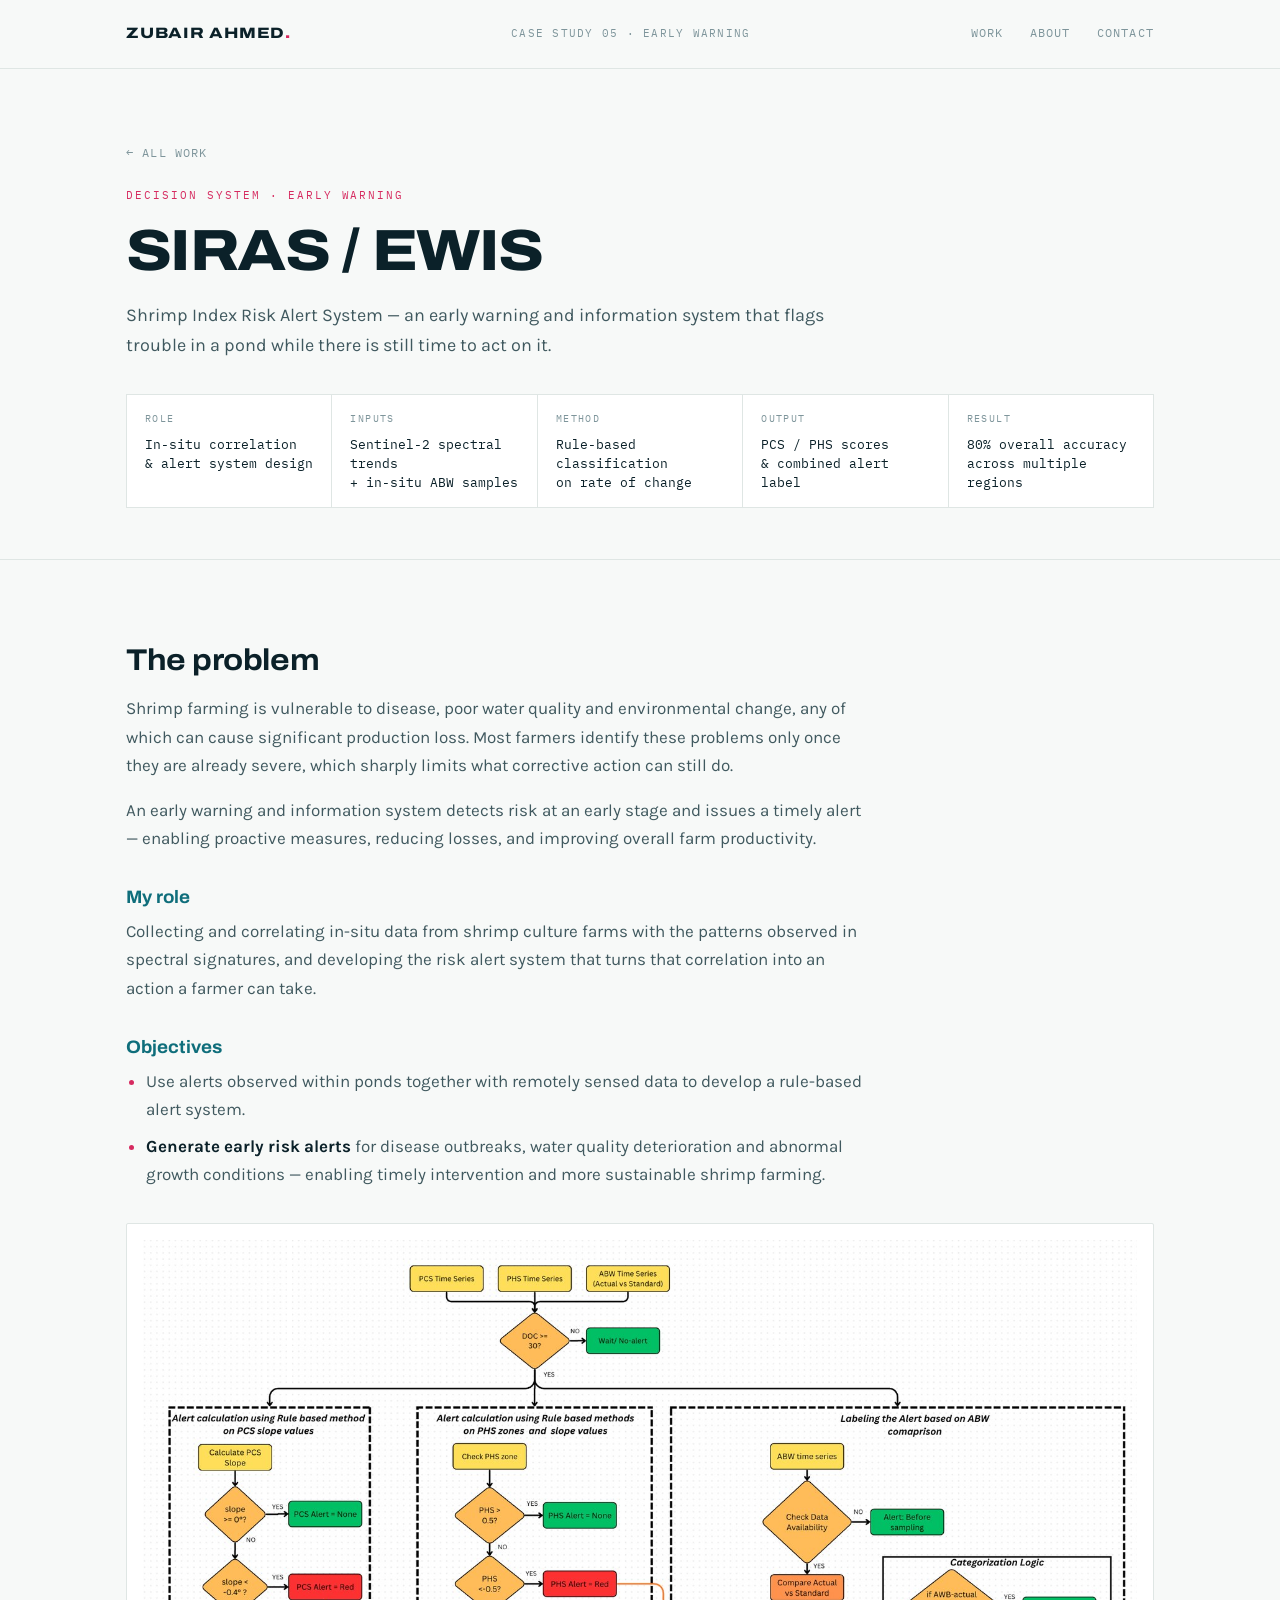
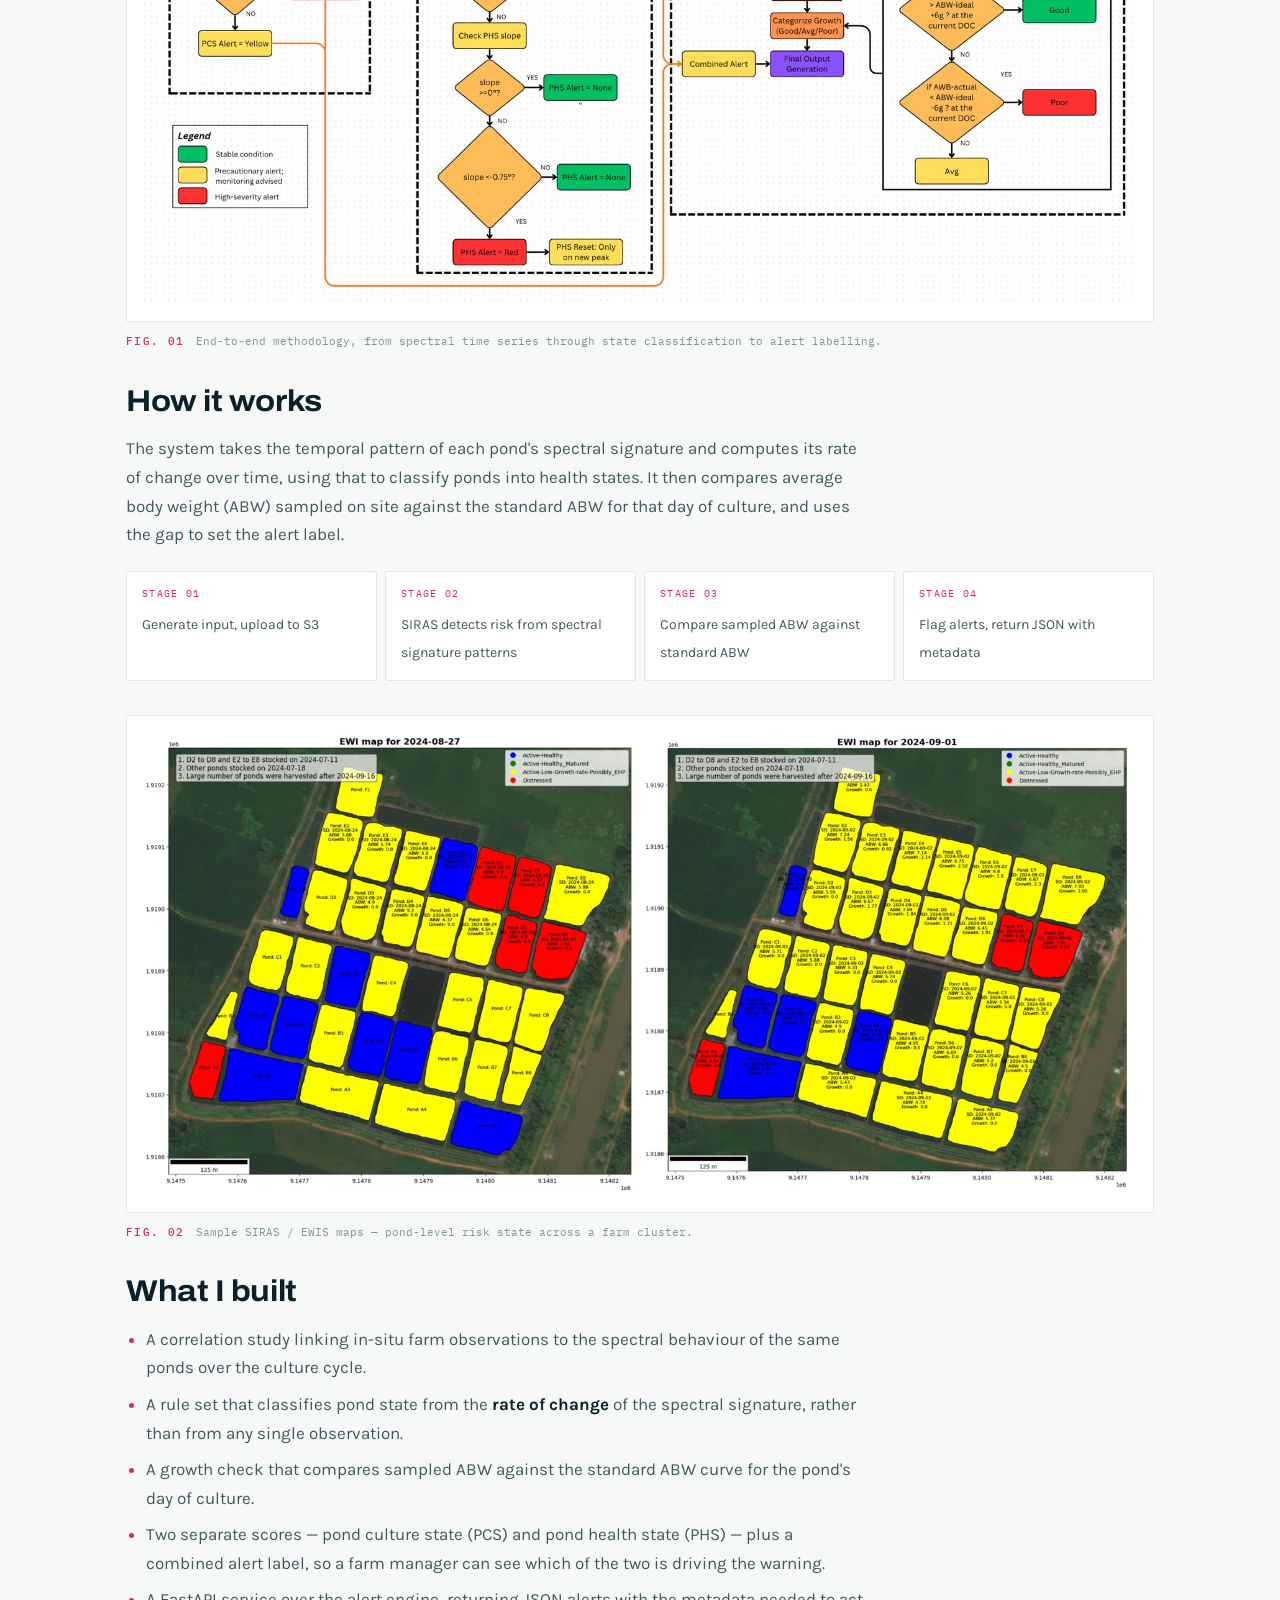
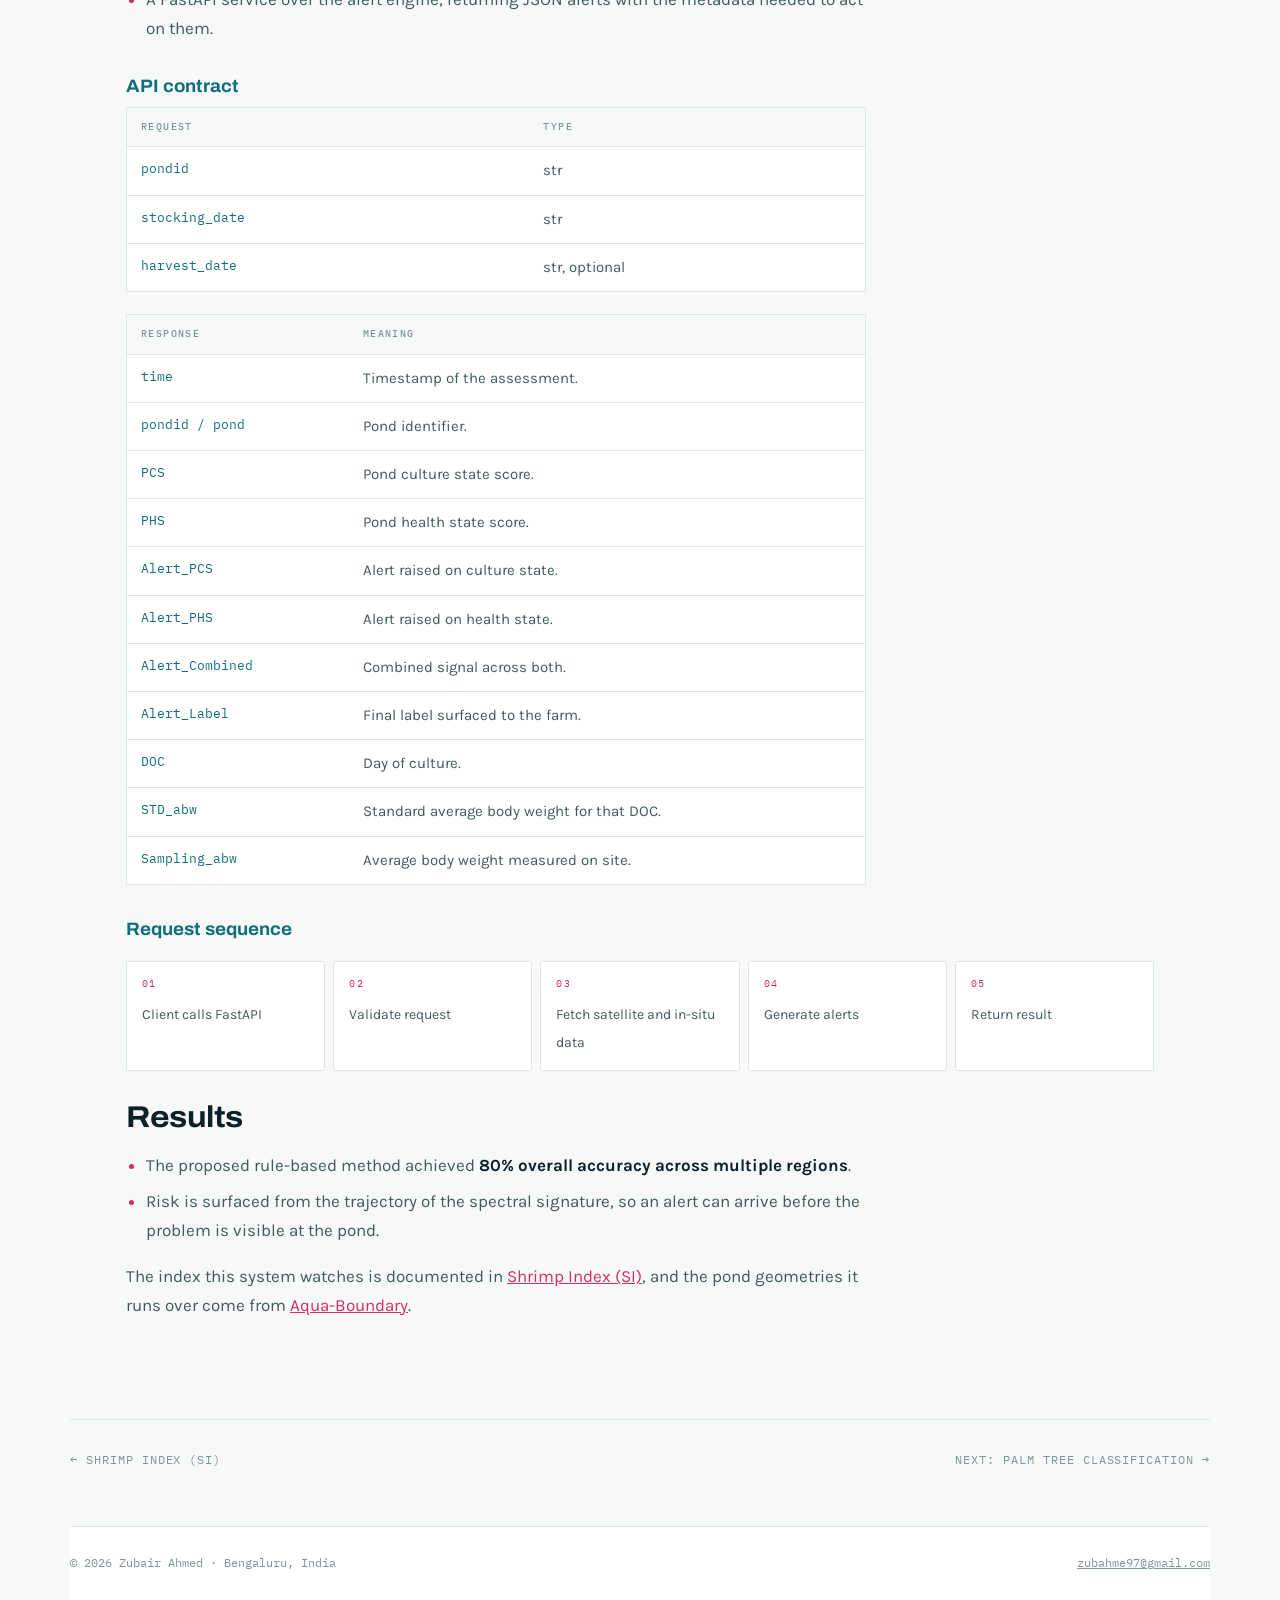
<file: projects/siras-ewis.html>
<!DOCTYPE html>
<html lang="en">
<head>
<meta charset="utf-8">
<meta name="viewport" content="width=device-width, initial-scale=1">
<title>SIRAS / EWIS — Zubair Ahmed</title>
<meta name="description" content="A rule-based early warning and information system for shrimp farms, combining temporal spectral patterns from Sentinel-2 with in-situ average body weight sampling to raise risk alerts.">
<link rel="canonical" href="https://zubair9703.github.io/zubair.github.io/projects/siras-ewis.html">

<meta property="og:type" content="article">
<meta property="og:site_name" content="Zubair Ahmed">
<meta property="og:title" content="SIRAS / EWIS — Zubair Ahmed">
<meta property="og:description" content="A rule-based early warning and information system for shrimp farms, combining temporal spectral patterns from Sentinel-2 with in-situ average body weight sampling to raise risk alerts.">
<meta property="og:url" content="https://zubair9703.github.io/zubair.github.io/projects/siras-ewis.html">
<meta property="og:image" content="https://zubair9703.github.io/zubair.github.io/assets/img/ewis-maps.jpg">
<meta name="twitter:card" content="summary_large_image">

<link rel="icon" href="../assets/favicon.svg" type="image/svg+xml">
<meta name="theme-color" content="#0B2129">
<link rel="preconnect" href="https://fonts.googleapis.com">
<link rel="preconnect" href="https://fonts.gstatic.com" crossorigin>
<link href="https://fonts.googleapis.com/css2?family=Archivo:wdth,wght@62..125,100..900&family=IBM+Plex+Mono:wght@400;500;600&family=Karla:wght@300..700&display=swap" rel="stylesheet">
<link rel="stylesheet" href="../assets/css/project.css">
<noscript><style>.rv{opacity:1;transform:none}</style></noscript>
</head>
<body>

<a class="skip" href="#main">Skip to content</a>

<header class="bar">
  <div class="bar-in">
    <a class="mark" href="../index.html">ZUBAIR AHMED<span>.</span></a>
    <span class="coords">Case study 05 · Early warning</span>
    <nav class="nav" aria-label="Sections">
      <a href="../index.html#portfolio">Work</a>
      <a href="../index.html#about">About</a>
      <a href="../index.html#contact" class="nav-cta">Contact</a>
    </nav>
  </div>
</header>

<main id="main">

<section class="p-hero">
  <div class="wrap">
    <a class="back" href="../index.html#portfolio">All work</a>
    <p class="eyebrow">Decision system · early warning</p>
    <h1>SIRAS / EWIS</h1>
    <p class="lede">
      Shrimp Index Risk Alert System — an early warning and information system that flags trouble in
      a pond while there is still time to act on it.
    </p>

    <dl class="capture">
      <div><dt>Role</dt><dd>In-situ correlation<br>&amp; alert system design</dd></div>
      <div><dt>Inputs</dt><dd>Sentinel-2 spectral trends<br>+ in-situ ABW samples</dd></div>
      <div><dt>Method</dt><dd>Rule-based classification<br>on rate of change</dd></div>
      <div><dt>Output</dt><dd>PCS / PHS scores<br>&amp; combined alert label</dd></div>
      <div><dt>Result</dt><dd>80% overall accuracy<br>across multiple regions</dd></div>
    </dl>
  </div>
</section>

<section class="section">
  <div class="wrap">
    <div class="prose">

      <h2>The problem</h2>
      <p>
        Shrimp farming is vulnerable to disease, poor water quality and environmental change, any of
        which can cause significant production loss. Most farmers identify these problems only once
        they are already severe, which sharply limits what corrective action can still do.
      </p>
      <p>
        An early warning and information system detects risk at an early stage and issues a timely
        alert — enabling proactive measures, reducing losses, and improving overall farm
        productivity.
      </p>

      <h3>My role</h3>
      <p>
        Collecting and correlating in-situ data from shrimp culture farms with the patterns observed
        in spectral signatures, and developing the risk alert system that turns that correlation into
        an action a farmer can take.
      </p>

      <h3>Objectives</h3>
      <ul>
        <li>Use alerts observed within ponds together with remotely sensed data to develop a rule-based alert system.</li>
        <li><strong>Generate early risk alerts</strong> for disease outbreaks, water quality deterioration and abnormal growth conditions — enabling timely intervention and more sustainable shrimp farming.</li>
      </ul>
    </div>

    <figure class="plate">
      <div class="plate-mount">
        <img src="../assets/img/ewis-workflow.jpg" alt="End-to-end methodology workflow diagram for the early warning information system" loading="lazy" width="1600" height="1071">
      </div>
      <figcaption><b>Fig. 01</b><span>End-to-end methodology, from spectral time series through state classification to alert labelling.</span></figcaption>
    </figure>

    <div class="prose">
      <h2>How it works</h2>
      <p>
        The system takes the temporal pattern of each pond's spectral signature and computes its rate
        of change over time, using that to classify ponds into health states. It then compares
        average body weight (ABW) sampled on site against the standard ABW for that day of culture,
        and uses the gap to set the alert label.
      </p>
    </div>

    <div class="flow">
      <div class="flow-step"><em>Stage 01</em><span>Generate input, upload to S3</span></div>
      <div class="flow-step"><em>Stage 02</em><span>SIRAS detects risk from spectral signature patterns</span></div>
      <div class="flow-step"><em>Stage 03</em><span>Compare sampled ABW against standard ABW</span></div>
      <div class="flow-step"><em>Stage 04</em><span>Flag alerts, return JSON with metadata</span></div>
    </div>

    <figure class="plate">
      <div class="plate-mount">
        <img src="../assets/img/ewis-maps.jpg" alt="Sample SIRAS and EWIS risk maps across a farm cluster" loading="lazy" width="1600" height="747">
      </div>
      <figcaption><b>Fig. 02</b><span>Sample SIRAS / EWIS maps — pond-level risk state across a farm cluster.</span></figcaption>
    </figure>

    <div class="prose">
      <h2>What I built</h2>
      <ul>
        <li>A correlation study linking in-situ farm observations to the spectral behaviour of the same ponds over the culture cycle.</li>
        <li>A rule set that classifies pond state from the <strong>rate of change</strong> of the spectral signature, rather than from any single observation.</li>
        <li>A growth check that compares sampled ABW against the standard ABW curve for the pond's day of culture.</li>
        <li>Two separate scores — pond culture state (PCS) and pond health state (PHS) — plus a combined alert label, so a farm manager can see which of the two is driving the warning.</li>
        <li>A FastAPI service over the alert engine, returning JSON alerts with the metadata needed to act on them.</li>
      </ul>

      <h3>API contract</h3>
      <table class="dtable">
        <thead><tr><th>Request</th><th>Type</th></tr></thead>
        <tbody>
          <tr><td>pondid</td><td>str</td></tr>
          <tr><td>stocking_date</td><td>str</td></tr>
          <tr><td>harvest_date</td><td>str, optional</td></tr>
        </tbody>
      </table>

      <table class="dtable">
        <thead><tr><th>Response</th><th>Meaning</th></tr></thead>
        <tbody>
          <tr><td>time</td><td>Timestamp of the assessment.</td></tr>
          <tr><td>pondid / pond</td><td>Pond identifier.</td></tr>
          <tr><td>PCS</td><td>Pond culture state score.</td></tr>
          <tr><td>PHS</td><td>Pond health state score.</td></tr>
          <tr><td>Alert_PCS</td><td>Alert raised on culture state.</td></tr>
          <tr><td>Alert_PHS</td><td>Alert raised on health state.</td></tr>
          <tr><td>Alert_Combined</td><td>Combined signal across both.</td></tr>
          <tr><td>Alert_Label</td><td>Final label surfaced to the farm.</td></tr>
          <tr><td>DOC</td><td>Day of culture.</td></tr>
          <tr><td>STD_abw</td><td>Standard average body weight for that DOC.</td></tr>
          <tr><td>Sampling_abw</td><td>Average body weight measured on site.</td></tr>
        </tbody>
      </table>

      <h3>Request sequence</h3>
    </div>

    <div class="flow">
      <div class="flow-step"><em>01</em><span>Client calls FastAPI</span></div>
      <div class="flow-step"><em>02</em><span>Validate request</span></div>
      <div class="flow-step"><em>03</em><span>Fetch satellite and in-situ data</span></div>
      <div class="flow-step"><em>04</em><span>Generate alerts</span></div>
      <div class="flow-step"><em>05</em><span>Return result</span></div>
    </div>

    <div class="prose">
      <h2>Results</h2>
      <ul>
        <li>The proposed rule-based method achieved <strong>80% overall accuracy across multiple regions</strong>.</li>
        <li>Risk is surfaced from the trajectory of the spectral signature, so an alert can arrive before the problem is visible at the pond.</li>
      </ul>
      <p>
        The index this system watches is documented in
        <a href="shrimp-index.html">Shrimp Index (SI)</a>, and the pond geometries it runs over come
        from <a href="aqua-boundary.html">Aqua-Boundary</a>.
      </p>
    </div>

  </div>
</section>

<div class="wrap p-next">
  <a href="shrimp-index.html">← Shrimp Index (SI)</a>
  <a href="palm-tree.html">Next: Palm Tree Classification →</a>
</div>

</main>

<footer class="foot">
  <span>© <span data-year>2026</span> Zubair Ahmed · Bengaluru, India</span>
  <span><a href="mailto:zubahme97@gmail.com" style="color:inherit">zubahme97@gmail.com</a></span>
</footer>

<script src="../assets/js/alt.js"></script>
</body>
</html>
</file>
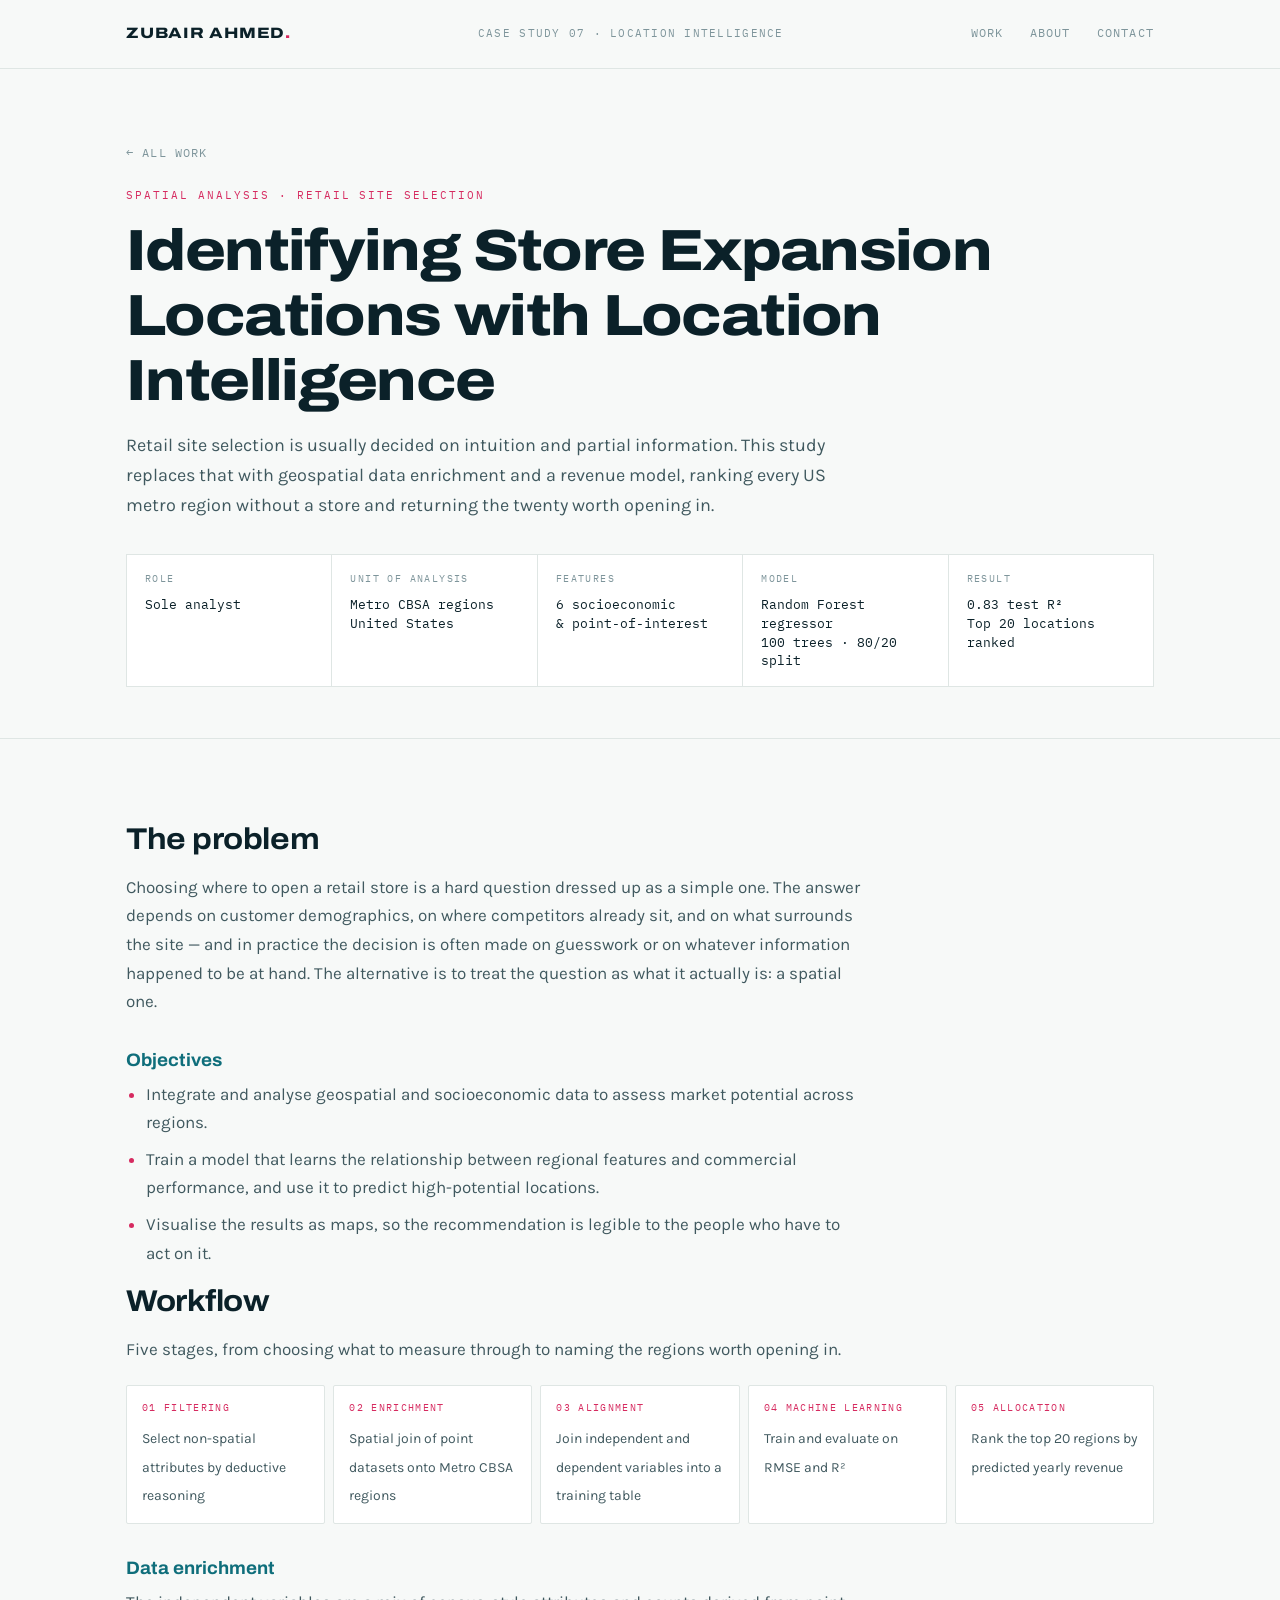
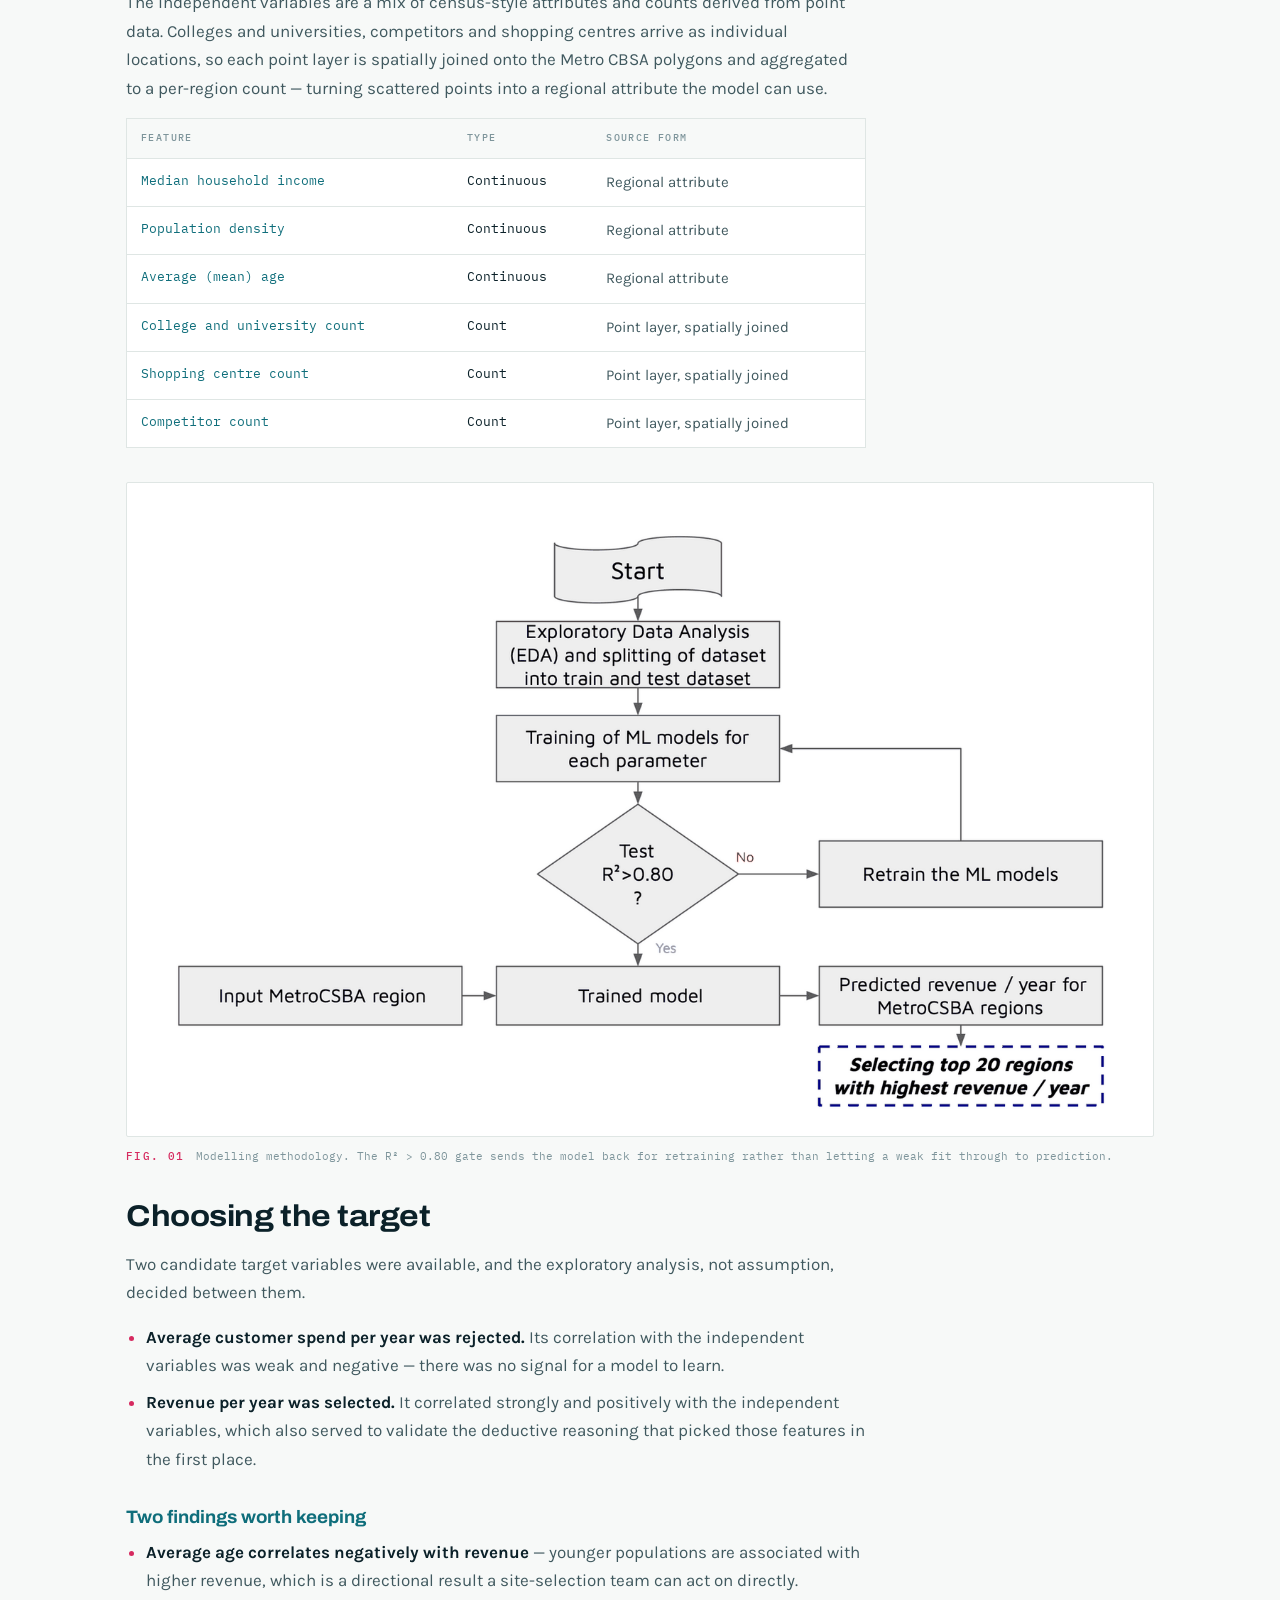
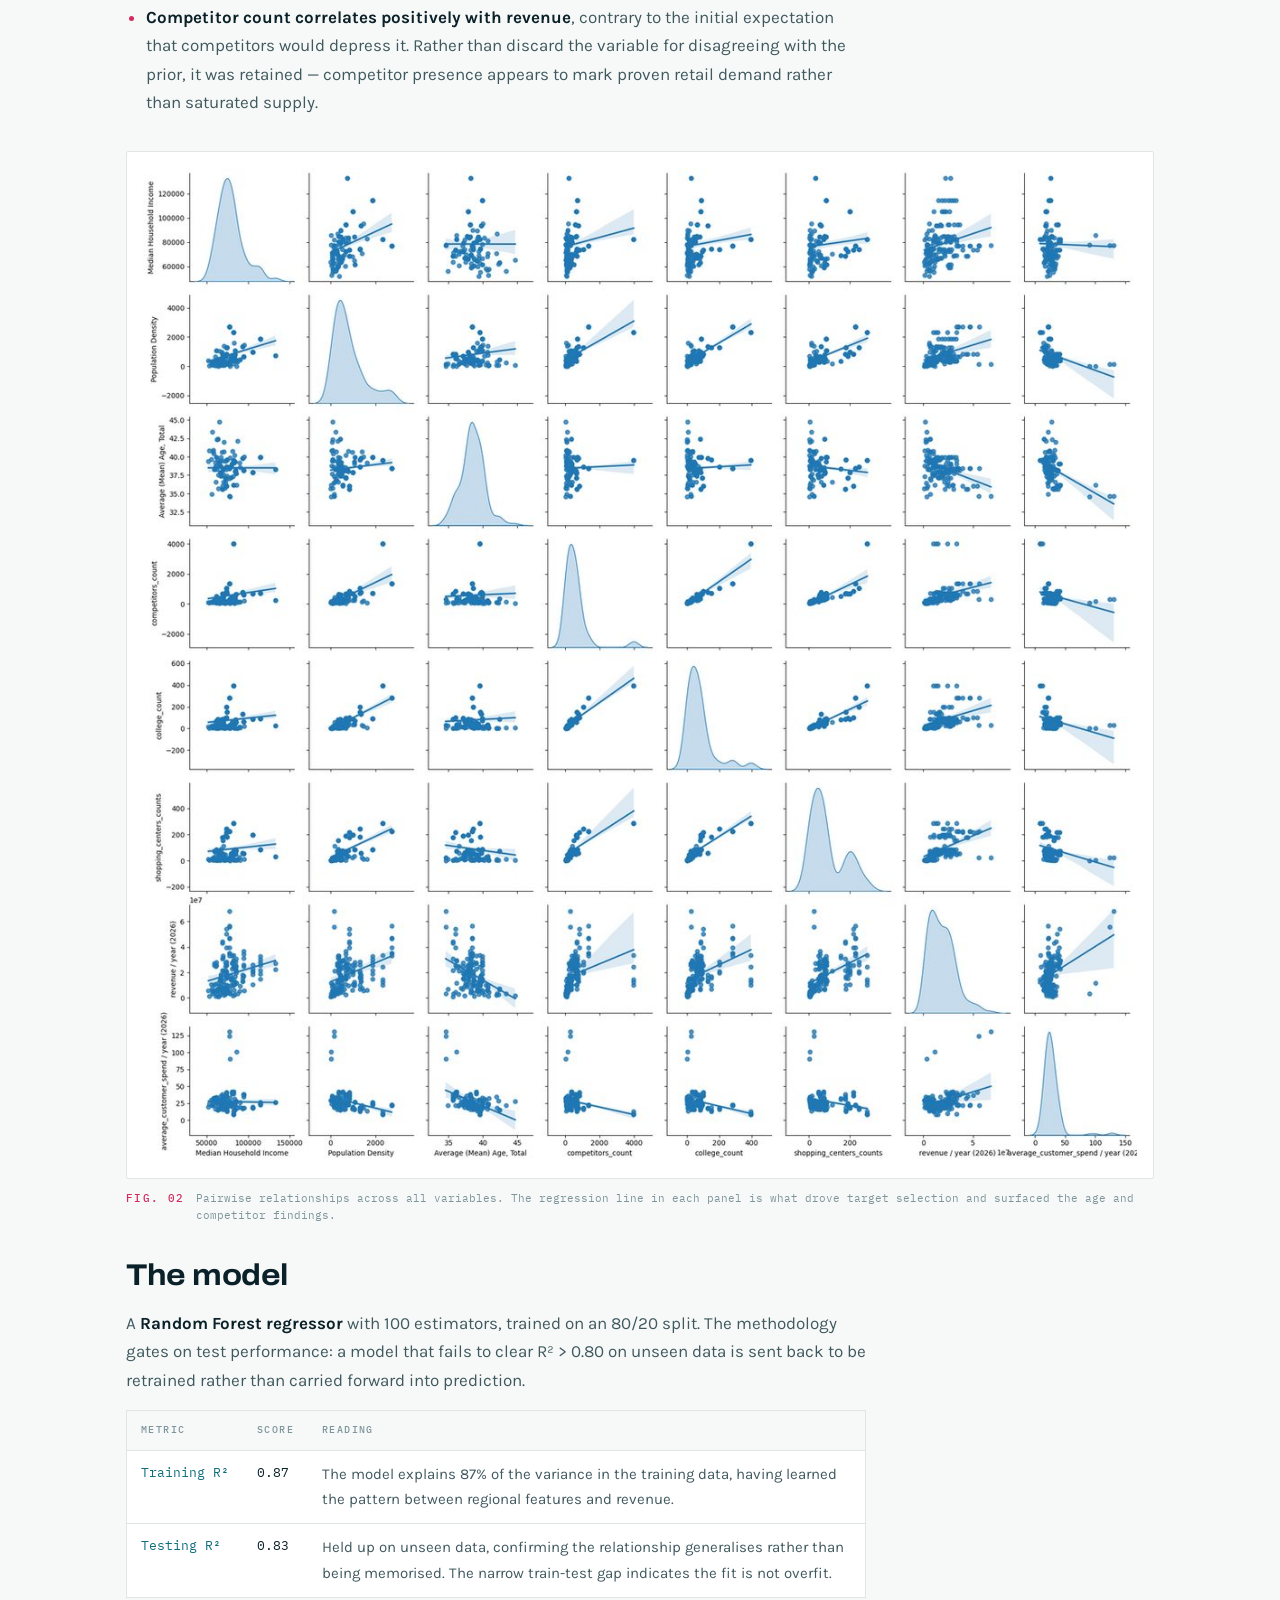
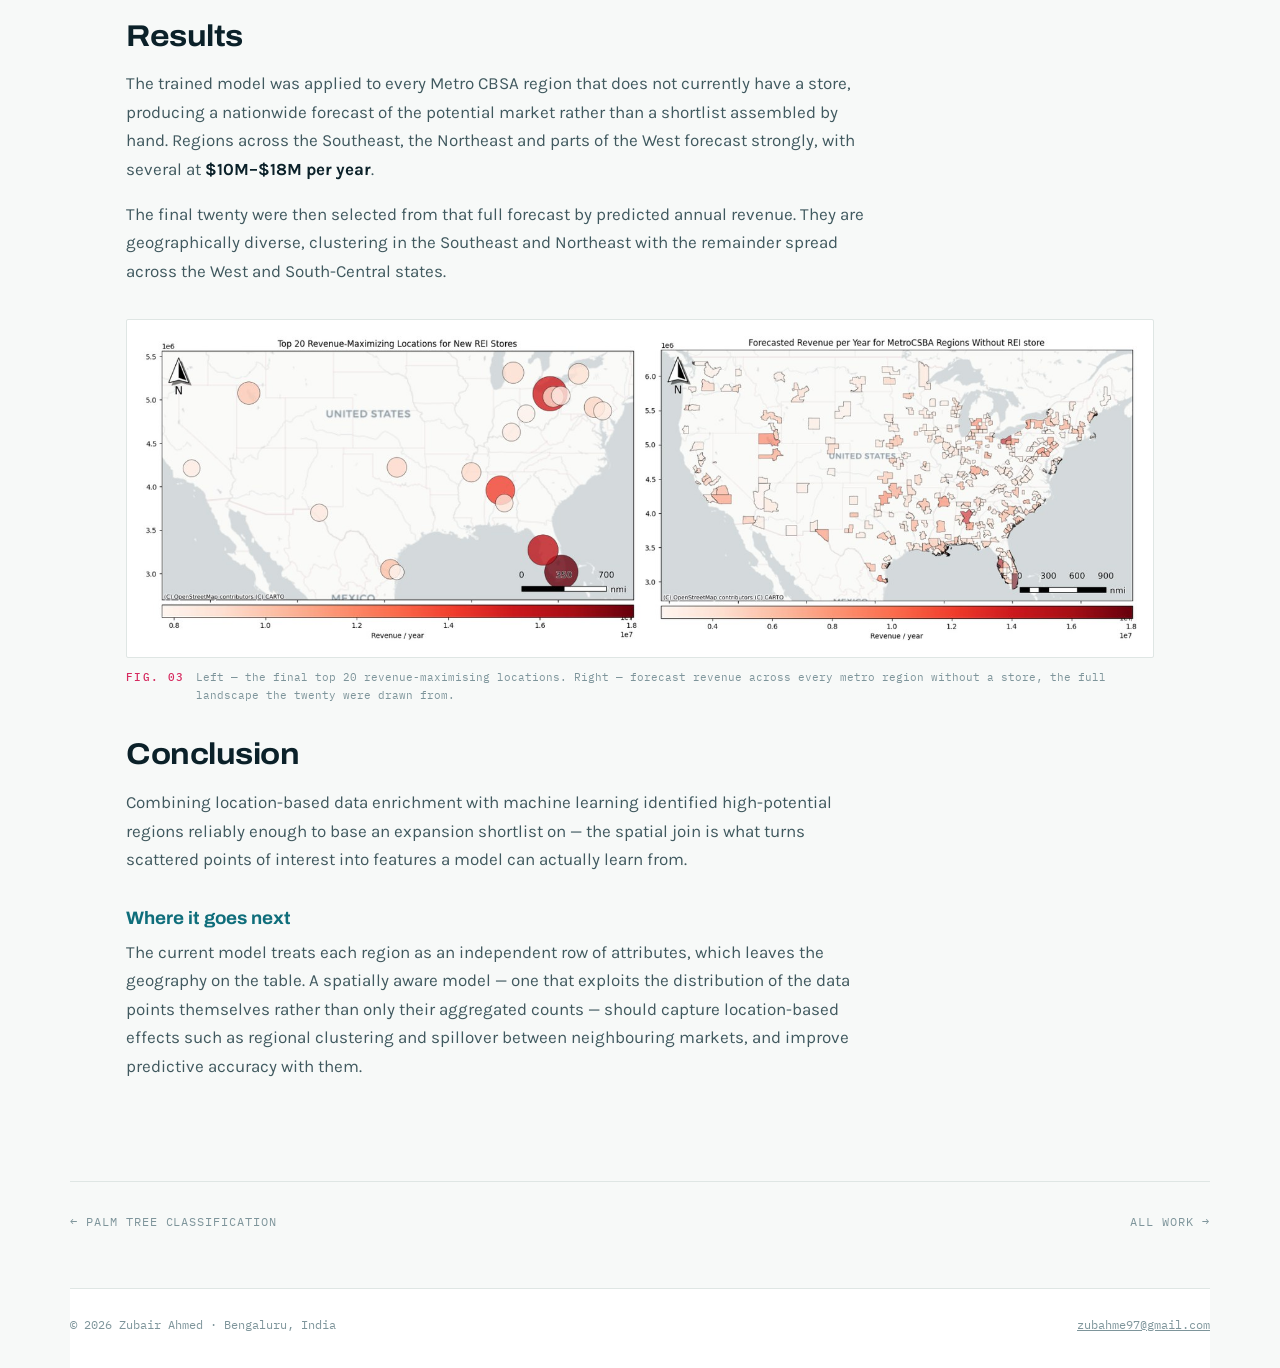
<file: projects/store-location-intelligence.html>
<!DOCTYPE html>
<html lang="en">
<head>
<meta charset="utf-8">
<meta name="viewport" content="width=device-width, initial-scale=1">
<title>Store Location Intelligence — Zubair Ahmed</title>
<meta name="description" content="Location-based intelligence for retail site selection: geospatial and socioeconomic features joined to Metro CBSA regions, a Random Forest revenue model at 0.83 test R², and the top 20 expansion locations mapped.">
<link rel="canonical" href="https://zubair9703.github.io/zubair.github.io/projects/store-location-intelligence.html">

<meta property="og:type" content="article">
<meta property="og:site_name" content="Zubair Ahmed">
<meta property="og:title" content="Store Location Intelligence — Zubair Ahmed">
<meta property="og:description" content="Location-based intelligence for retail site selection: geospatial and socioeconomic features joined to Metro CBSA regions, a Random Forest revenue model at 0.83 test R², and the top 20 expansion locations mapped.">
<meta property="og:url" content="https://zubair9703.github.io/zubair.github.io/projects/store-location-intelligence.html">
<meta property="og:image" content="https://zubair9703.github.io/zubair.github.io/assets/img/rei-tile.jpg">
<meta name="twitter:card" content="summary_large_image">

<link rel="icon" href="../assets/favicon.svg" type="image/svg+xml">
<meta name="theme-color" content="#0B2129">

<link rel="preconnect" href="https://fonts.googleapis.com">
<link rel="preconnect" href="https://fonts.gstatic.com" crossorigin>
<link href="https://fonts.googleapis.com/css2?family=Archivo:wdth,wght@62..125,100..900&family=IBM+Plex+Mono:wght@400;500;600&family=Karla:wght@300..700&display=swap" rel="stylesheet">
<link rel="stylesheet" href="../assets/css/project.css">
<noscript><style>.rv{opacity:1;transform:none}</style></noscript>
</head>
<body>

<a class="skip" href="#main">Skip to content</a>

<header class="bar">
  <div class="bar-in">
    <a class="mark" href="../index.html">ZUBAIR AHMED<span>.</span></a>
    <span class="coords">Case study 07 · Location intelligence</span>
    <nav class="nav" aria-label="Sections">
      <a href="../index.html#portfolio">Work</a>
      <a href="../index.html#about">About</a>
      <a href="../index.html#contact" class="nav-cta">Contact</a>
    </nav>
  </div>
</header>

<main id="main">

<section class="p-hero">
  <div class="wrap">
    <a class="back" href="../index.html#portfolio">All work</a>
    <p class="eyebrow">Spatial analysis · retail site selection</p>
    <h1>Identifying Store Expansion Locations with Location Intelligence</h1>
    <p class="lede">
      Retail site selection is usually decided on intuition and partial information. This study
      replaces that with geospatial data enrichment and a revenue model, ranking every US metro
      region without a store and returning the twenty worth opening in.
    </p>

    <dl class="capture">
      <div><dt>Role</dt><dd>Sole analyst</dd></div>
      <div><dt>Unit of analysis</dt><dd>Metro CBSA regions<br>United States</dd></div>
      <div><dt>Features</dt><dd>6 socioeconomic<br>&amp; point-of-interest</dd></div>
      <div><dt>Model</dt><dd>Random Forest regressor<br>100 trees · 80/20 split</dd></div>
      <div><dt>Result</dt><dd>0.83 test R²<br>Top 20 locations ranked</dd></div>
    </dl>
  </div>
</section>

<section class="section">
  <div class="wrap">
    <div class="prose">

      <h2>The problem</h2>
      <p>
        Choosing where to open a retail store is a hard question dressed up as a simple one. The
        answer depends on customer demographics, on where competitors already sit, and on what
        surrounds the site — and in practice the decision is often made on guesswork or on whatever
        information happened to be at hand. The alternative is to treat the question as what it
        actually is: a spatial one.
      </p>

      <h3>Objectives</h3>
      <ul>
        <li>Integrate and analyse geospatial and socioeconomic data to assess market potential across regions.</li>
        <li>Train a model that learns the relationship between regional features and commercial performance, and use it to predict high-potential locations.</li>
        <li>Visualise the results as maps, so the recommendation is legible to the people who have to act on it.</li>
      </ul>

      <h2>Workflow</h2>
      <p>
        Five stages, from choosing what to measure through to naming the regions worth opening in.
      </p>
    </div>

    <div class="flow">
      <div class="flow-step"><em>01 Filtering</em><span>Select non-spatial attributes by deductive reasoning</span></div>
      <div class="flow-step"><em>02 Enrichment</em><span>Spatial join of point datasets onto Metro CBSA regions</span></div>
      <div class="flow-step"><em>03 Alignment</em><span>Join independent and dependent variables into a training table</span></div>
      <div class="flow-step"><em>04 Machine learning</em><span>Train and evaluate on RMSE and R²</span></div>
      <div class="flow-step"><em>05 Allocation</em><span>Rank the top 20 regions by predicted yearly revenue</span></div>
    </div>

    <div class="prose">
      <h3>Data enrichment</h3>
      <p>
        The independent variables are a mix of census-style attributes and counts derived from point
        data. Colleges and universities, competitors and shopping centres arrive as individual
        locations, so each point layer is spatially joined onto the Metro CBSA polygons and
        aggregated to a per-region count — turning scattered points into a regional attribute the
        model can use.
      </p>

      <table class="dtable">
        <thead><tr><th>Feature</th><th>Type</th><th>Source form</th></tr></thead>
        <tbody>
          <tr><td>Median household income</td><td class="num">Continuous</td><td>Regional attribute</td></tr>
          <tr><td>Population density</td><td class="num">Continuous</td><td>Regional attribute</td></tr>
          <tr><td>Average (mean) age</td><td class="num">Continuous</td><td>Regional attribute</td></tr>
          <tr><td>College and university count</td><td class="num">Count</td><td>Point layer, spatially joined</td></tr>
          <tr><td>Shopping centre count</td><td class="num">Count</td><td>Point layer, spatially joined</td></tr>
          <tr><td>Competitor count</td><td class="num">Count</td><td>Point layer, spatially joined</td></tr>
        </tbody>
      </table>
    </div>

    <figure class="plate">
      <div class="plate-mount">
        <img src="../assets/img/rei-workflow.png" alt="Methodology flowchart: exploratory data analysis, train/test split, model training, a test R-squared above 0.80 gate with a retrain loop, then prediction and selection of the top 20 regions" loading="lazy" width="1400" height="875">
      </div>
      <figcaption><b>Fig. 01</b><span>Modelling methodology. The R² &gt; 0.80 gate sends the model back for retraining rather than letting a weak fit through to prediction.</span></figcaption>
    </figure>

    <div class="prose">
      <h2>Choosing the target</h2>
      <p>
        Two candidate target variables were available, and the exploratory analysis, not assumption,
        decided between them.
      </p>
      <ul>
        <li>
          <strong>Average customer spend per year was rejected.</strong> Its correlation with the
          independent variables was weak and negative — there was no signal for a model to learn.
        </li>
        <li>
          <strong>Revenue per year was selected.</strong> It correlated strongly and positively with
          the independent variables, which also served to validate the deductive reasoning that
          picked those features in the first place.
        </li>
      </ul>

      <h3>Two findings worth keeping</h3>
      <ul>
        <li>
          <strong>Average age correlates negatively with revenue</strong> — younger populations are
          associated with higher revenue, which is a directional result a site-selection team can
          act on directly.
        </li>
        <li>
          <strong>Competitor count correlates positively with revenue</strong>, contrary to the
          initial expectation that competitors would depress it. Rather than discard the variable
          for disagreeing with the prior, it was retained — competitor presence appears to mark
          proven retail demand rather than saturated supply.
        </li>
      </ul>
    </div>

    <figure class="plate">
      <div class="plate-mount">
        <img src="../assets/img/rei-eda.jpg" alt="Pairwise scatter plot matrix of all model variables with fitted regression lines and kernel density plots on the diagonal" loading="lazy" width="1100" height="1100">
      </div>
      <figcaption><b>Fig. 02</b><span>Pairwise relationships across all variables. The regression line in each panel is what drove target selection and surfaced the age and competitor findings.</span></figcaption>
    </figure>

    <div class="prose">
      <h2>The model</h2>
      <p>
        A <strong>Random Forest regressor</strong> with 100 estimators, trained on an 80/20 split.
        The methodology gates on test performance: a model that fails to clear R² &gt; 0.80 on unseen
        data is sent back to be retrained rather than carried forward into prediction.
      </p>

      <table class="dtable">
        <thead><tr><th>Metric</th><th>Score</th><th>Reading</th></tr></thead>
        <tbody>
          <tr><td>Training R²</td><td class="num pass">0.87</td><td>The model explains 87% of the variance in the training data, having learned the pattern between regional features and revenue.</td></tr>
          <tr><td>Testing R²</td><td class="num pass">0.83</td><td>Held up on unseen data, confirming the relationship generalises rather than being memorised. The narrow train-test gap indicates the fit is not overfit.</td></tr>
        </tbody>
      </table>

      <h2>Results</h2>
      <p>
        The trained model was applied to every Metro CBSA region that does not currently have a
        store, producing a nationwide forecast of the potential market rather than a shortlist
        assembled by hand. Regions across the Southeast, the Northeast and parts of the West
        forecast strongly, with several at <strong>$10M–$18M per year</strong>.
      </p>
      <p>
        The final twenty were then selected from that full forecast by predicted annual revenue.
        They are geographically diverse, clustering in the Southeast and Northeast with the
        remainder spread across the West and South-Central states.
      </p>
    </div>

    <figure class="plate">
      <div class="plate-mount">
        <img src="../assets/img/rei-maps.jpg" alt="Two maps of the United States: the top 20 revenue-maximising locations for new stores, and forecast revenue per year across all metro regions without a store" loading="lazy" width="1600" height="491">
      </div>
      <figcaption><b>Fig. 03</b><span>Left — the final top 20 revenue-maximising locations. Right — forecast revenue across every metro region without a store, the full landscape the twenty were drawn from.</span></figcaption>
    </figure>

    <div class="prose">
      <h2>Conclusion</h2>
      <p>
        Combining location-based data enrichment with machine learning identified high-potential
        regions reliably enough to base an expansion shortlist on — the spatial join is what turns
        scattered points of interest into features a model can actually learn from.
      </p>

      <h3>Where it goes next</h3>
      <p>
        The current model treats each region as an independent row of attributes, which leaves the
        geography on the table. A spatially aware model — one that exploits the distribution of the
        data points themselves rather than only their aggregated counts — should capture
        location-based effects such as regional clustering and spillover between neighbouring
        markets, and improve predictive accuracy with them.
      </p>
    </div>

  </div>
</section>

<div class="wrap p-next">
  <a href="palm-tree.html">← Palm Tree Classification</a>
  <a href="../index.html#portfolio">All work →</a>
</div>

</main>

<footer class="foot">
  <span>© <span data-year>2026</span> Zubair Ahmed · Bengaluru, India</span>
  <span><a href="mailto:zubahme97@gmail.com" style="color:inherit">zubahme97@gmail.com</a></span>
</footer>

<script src="../assets/js/alt.js"></script>
</body>
</html>
</file>
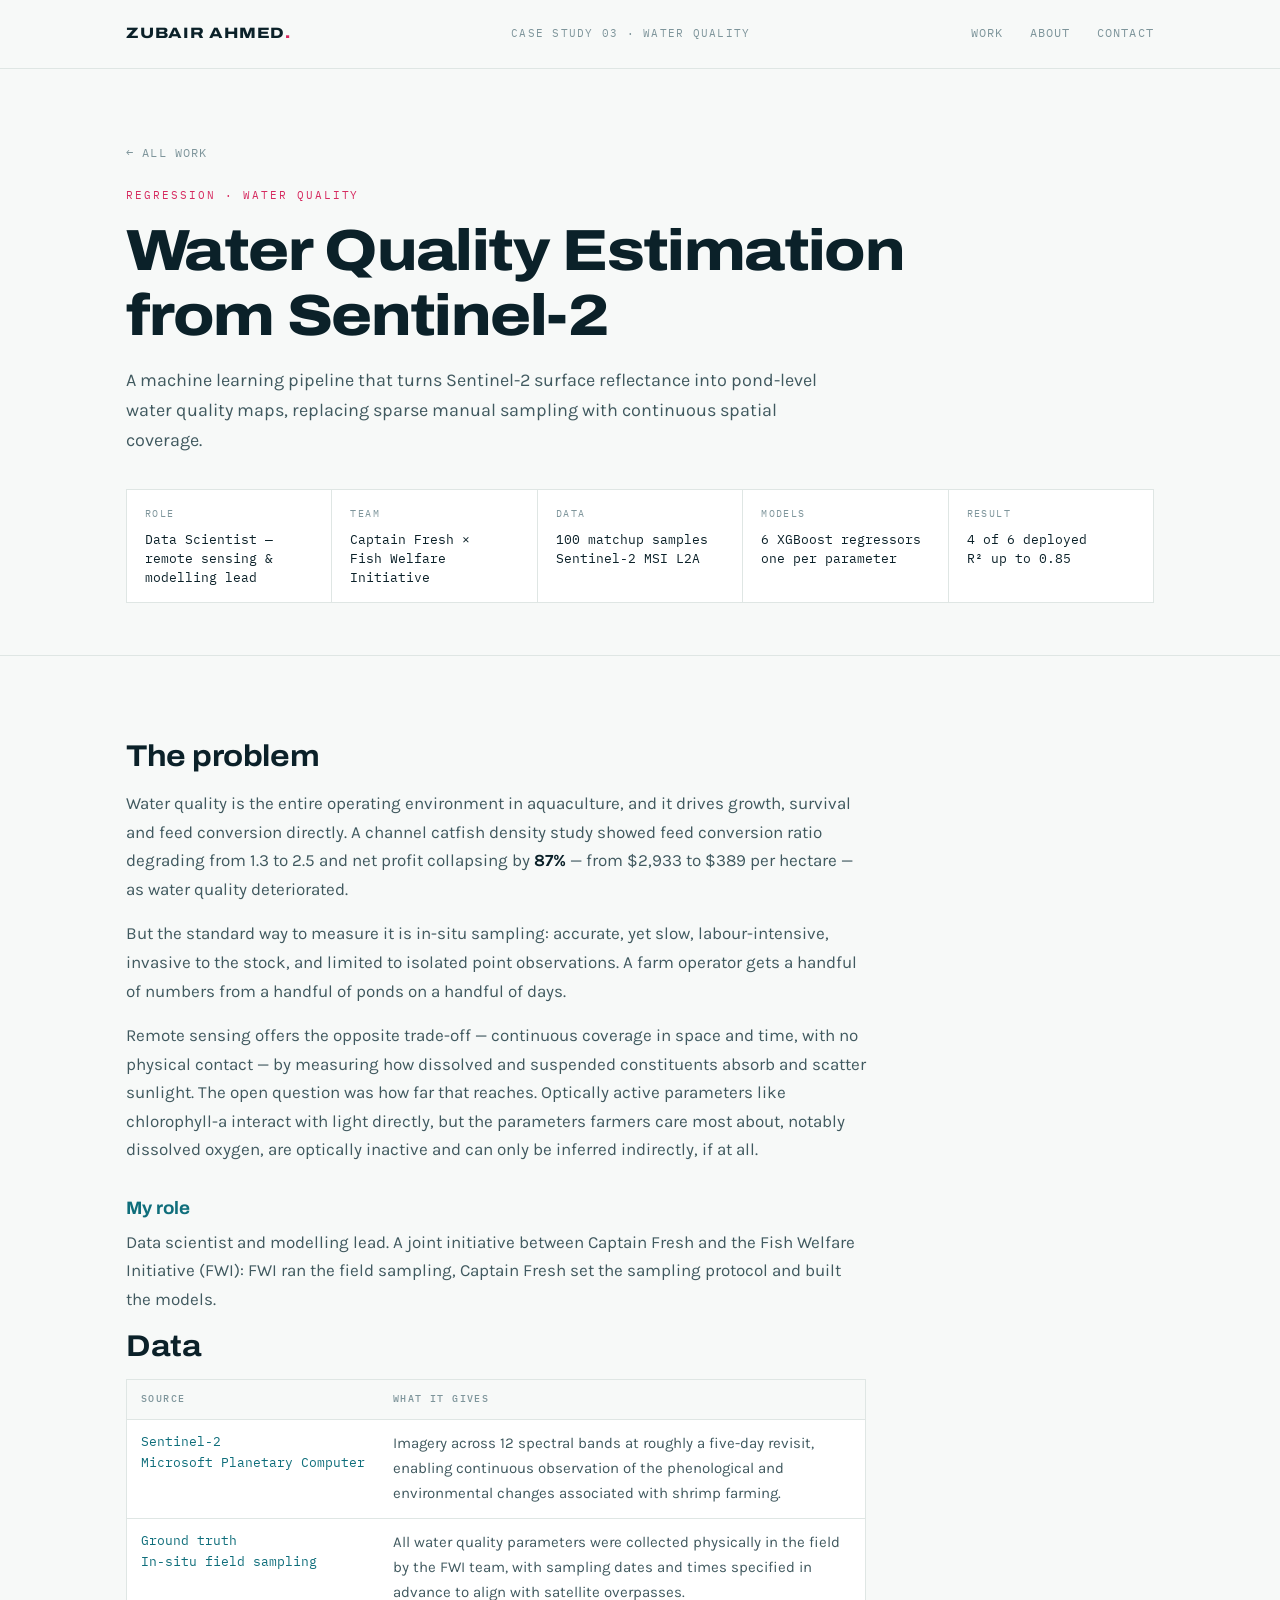
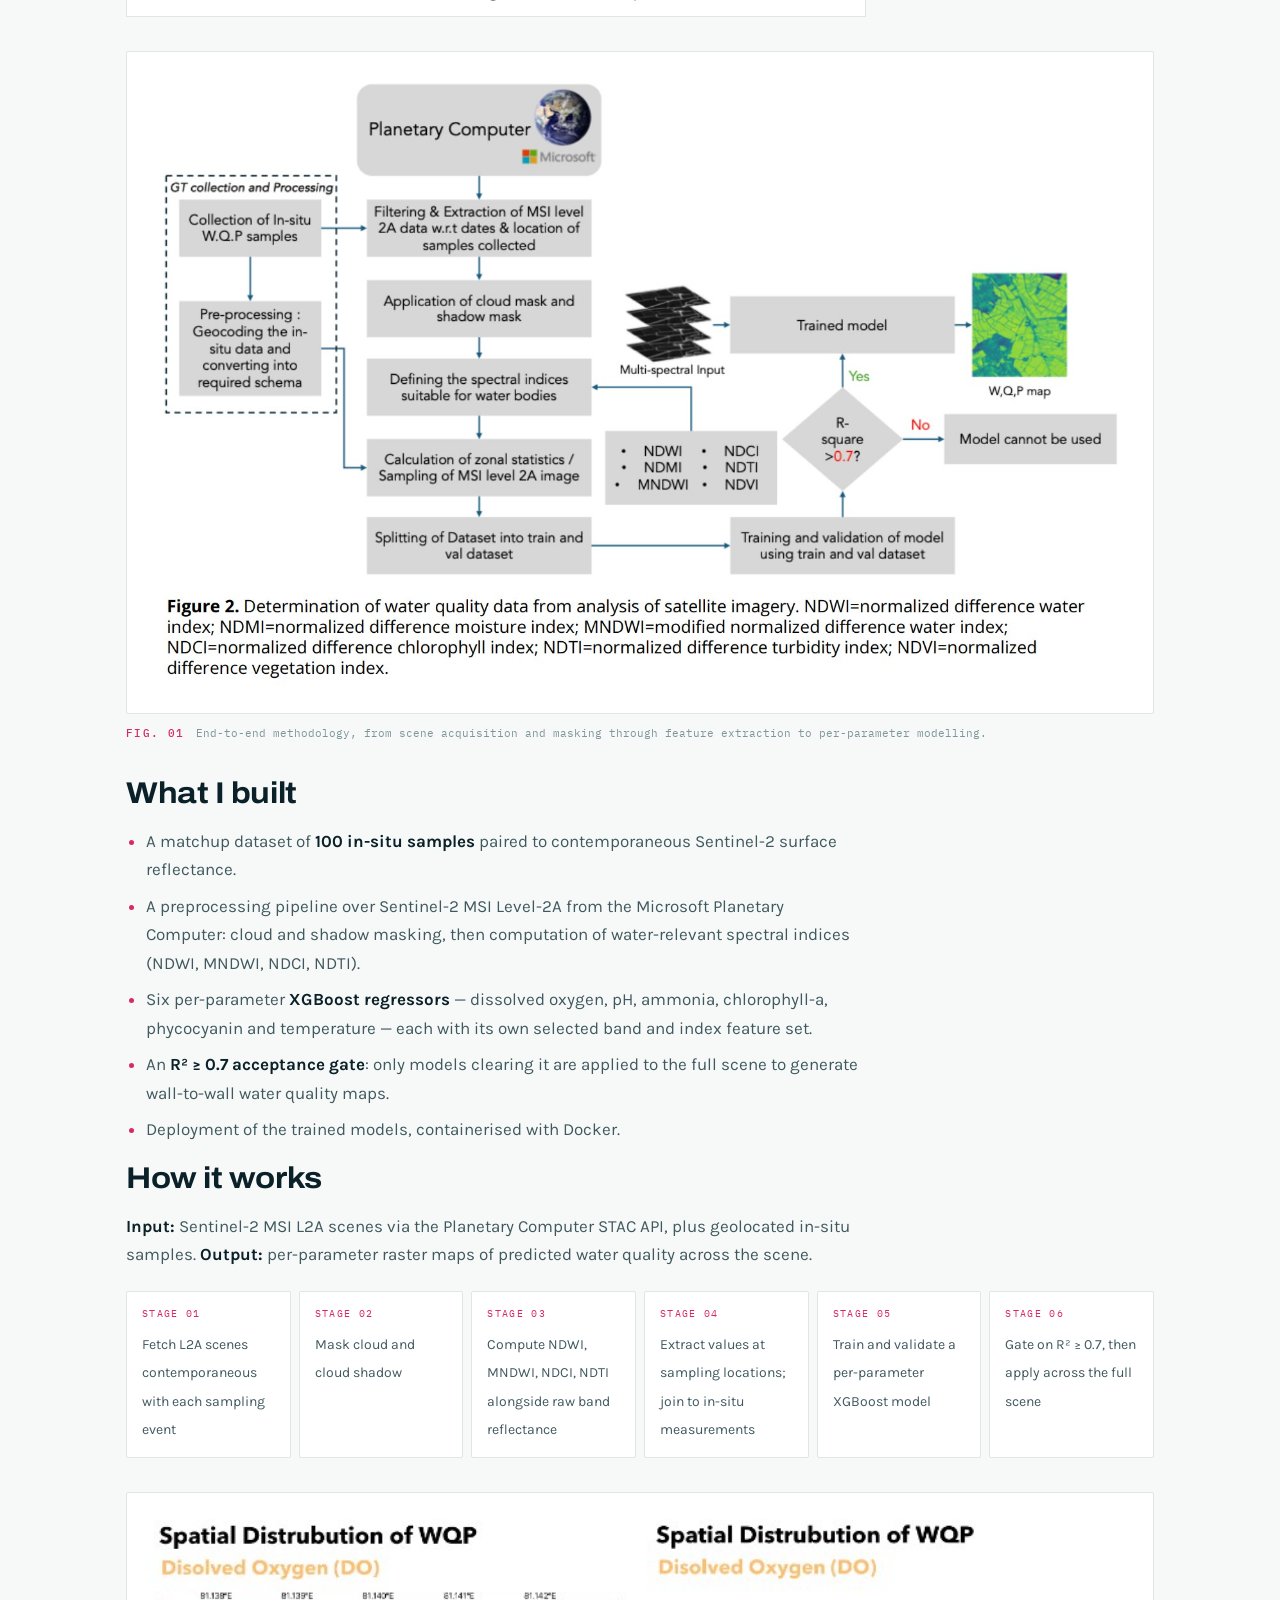
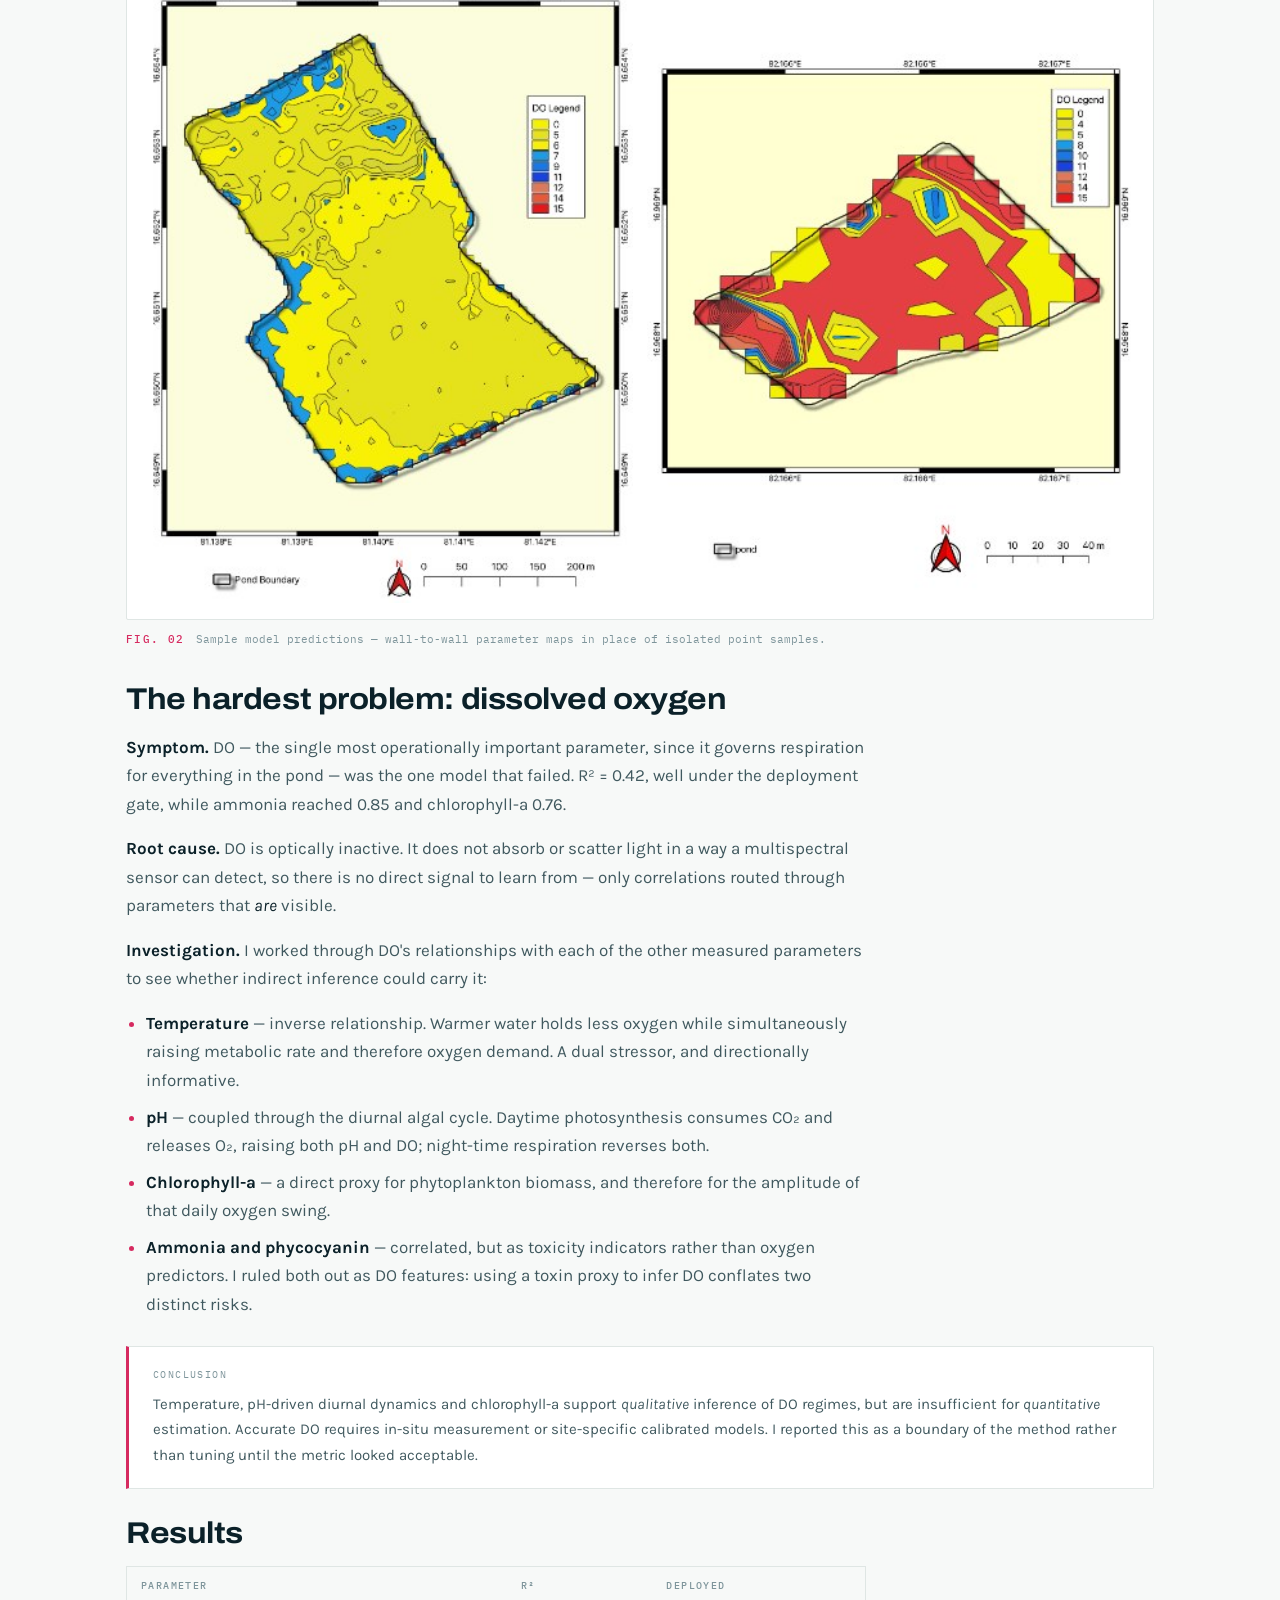
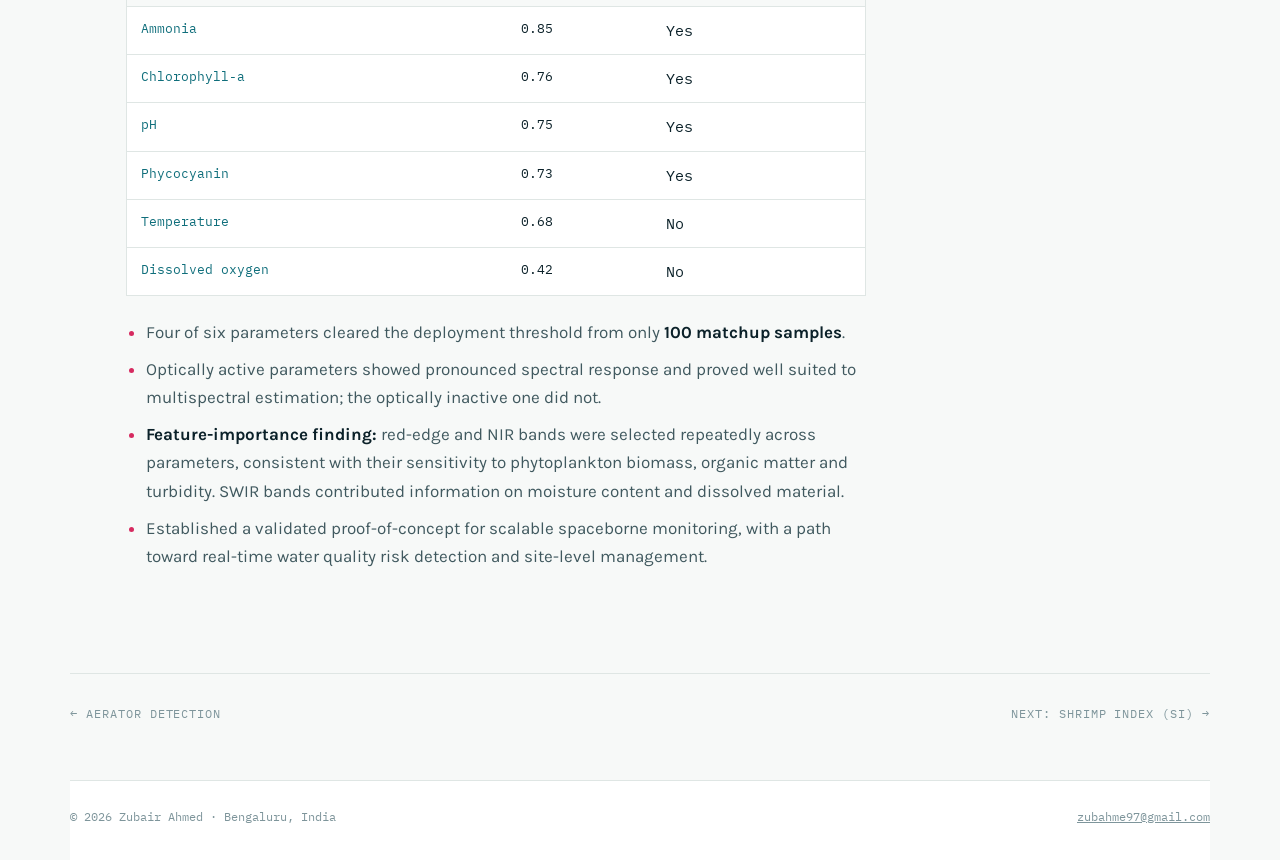
<file: projects/water-quality.html>
<!DOCTYPE html>
<html lang="en">
<head>
<meta charset="utf-8">
<meta name="viewport" content="width=device-width, initial-scale=1">
<title>Water Quality Estimation — Zubair Ahmed</title>
<meta name="description" content="A machine learning pipeline that turns Sentinel-2 surface reflectance into pond-level water quality maps, replacing sparse manual sampling with continuous spatial coverage.">
<link rel="canonical" href="https://zubair9703.github.io/zubair.github.io/projects/water-quality.html">

<meta property="og:type" content="article">
<meta property="og:site_name" content="Zubair Ahmed">
<meta property="og:title" content="Water Quality Estimation — Zubair Ahmed">
<meta property="og:description" content="A machine learning pipeline that turns Sentinel-2 surface reflectance into pond-level water quality maps, replacing sparse manual sampling with continuous spatial coverage.">
<meta property="og:url" content="https://zubair9703.github.io/zubair.github.io/projects/water-quality.html">
<meta property="og:image" content="https://zubair9703.github.io/zubair.github.io/assets/img/wqp-pred-tile.jpg">
<meta name="twitter:card" content="summary_large_image">

<link rel="icon" href="../assets/favicon.svg" type="image/svg+xml">
<meta name="theme-color" content="#0B2129">
<link rel="preconnect" href="https://fonts.googleapis.com">
<link rel="preconnect" href="https://fonts.gstatic.com" crossorigin>
<link href="https://fonts.googleapis.com/css2?family=Archivo:wdth,wght@62..125,100..900&family=IBM+Plex+Mono:wght@400;500;600&family=Karla:wght@300..700&display=swap" rel="stylesheet">
<link rel="stylesheet" href="../assets/css/project.css">
<noscript><style>.rv{opacity:1;transform:none}</style></noscript>
</head>
<body>

<a class="skip" href="#main">Skip to content</a>

<header class="bar">
  <div class="bar-in">
    <a class="mark" href="../index.html">ZUBAIR AHMED<span>.</span></a>
    <span class="coords">Case study 03 · Water quality</span>
    <nav class="nav" aria-label="Sections">
      <a href="../index.html#portfolio">Work</a>
      <a href="../index.html#about">About</a>
      <a href="../index.html#contact" class="nav-cta">Contact</a>
    </nav>
  </div>
</header>

<main id="main">

<section class="p-hero">
  <div class="wrap">
    <a class="back" href="../index.html#portfolio">All work</a>
    <p class="eyebrow">Regression · water quality</p>
    <h1>Water Quality Estimation from Sentinel-2</h1>
    <p class="lede">
      A machine learning pipeline that turns Sentinel-2 surface reflectance into pond-level water
      quality maps, replacing sparse manual sampling with continuous spatial coverage.
    </p>

    <dl class="capture">
      <div><dt>Role</dt><dd>Data Scientist —<br>remote sensing &amp; modelling lead</dd></div>
      <div><dt>Team</dt><dd>Captain Fresh ×<br>Fish Welfare Initiative</dd></div>
      <div><dt>Data</dt><dd>100 matchup samples<br>Sentinel-2 MSI L2A</dd></div>
      <div><dt>Models</dt><dd>6 XGBoost regressors<br>one per parameter</dd></div>
      <div><dt>Result</dt><dd>4 of 6 deployed<br>R² up to 0.85</dd></div>
    </dl>
  </div>
</section>

<section class="section">
  <div class="wrap">
    <div class="prose">

      <h2>The problem</h2>
      <p>
        Water quality is the entire operating environment in aquaculture, and it drives growth,
        survival and feed conversion directly. A channel catfish density study showed feed conversion
        ratio degrading from 1.3 to 2.5 and net profit collapsing by <strong>87%</strong> — from
        $2,933 to $389 per hectare — as water quality deteriorated.
      </p>
      <p>
        But the standard way to measure it is in-situ sampling: accurate, yet slow, labour-intensive,
        invasive to the stock, and limited to isolated point observations. A farm operator gets a
        handful of numbers from a handful of ponds on a handful of days.
      </p>
      <p>
        Remote sensing offers the opposite trade-off — continuous coverage in space and time, with no
        physical contact — by measuring how dissolved and suspended constituents absorb and scatter
        sunlight. The open question was how far that reaches. Optically active parameters like
        chlorophyll-a interact with light directly, but the parameters farmers care most about,
        notably dissolved oxygen, are optically inactive and can only be inferred indirectly, if at
        all.
      </p>

      <h3>My role</h3>
      <p>
        Data scientist and modelling lead. A joint initiative between Captain Fresh and the Fish Welfare Initiative (FWI): FWI ran
        the field sampling, Captain Fresh set the sampling protocol and built the models.
      </p>

      <h2>Data</h2>
      <table class="dtable">
        <thead><tr><th>Source</th><th>What it gives</th></tr></thead>
        <tbody>
          <tr>
            <td>Sentinel-2<br>Microsoft Planetary Computer</td>
            <td>Imagery across 12 spectral bands at roughly a five-day revisit, enabling continuous observation of the phenological and environmental changes associated with shrimp farming.</td>
          </tr>
          <tr>
            <td>Ground truth<br>In-situ field sampling</td>
            <td>All water quality parameters were collected physically in the field by the FWI team, with sampling dates and times specified in advance to align with satellite overpasses.</td>
          </tr>
        </tbody>
      </table>
    </div>

    <figure class="plate">
      <div class="plate-mount">
        <img src="../assets/img/wqp-workflow.jpg" alt="End-to-end methodology workflow for the water quality estimation pipeline" loading="lazy" width="1548" height="980">
      </div>
      <figcaption><b>Fig. 01</b><span>End-to-end methodology, from scene acquisition and masking through feature extraction to per-parameter modelling.</span></figcaption>
    </figure>

    <div class="prose">
      <h2>What I built</h2>
      <ul>
        <li>A matchup dataset of <strong>100 in-situ samples</strong> paired to contemporaneous Sentinel-2 surface reflectance.</li>
        <li>A preprocessing pipeline over Sentinel-2 MSI Level-2A from the Microsoft Planetary Computer: cloud and shadow masking, then computation of water-relevant spectral indices (NDWI, MNDWI, NDCI, NDTI).</li>
        <li>Six per-parameter <strong>XGBoost regressors</strong> — dissolved oxygen, pH, ammonia, chlorophyll-a, phycocyanin and temperature — each with its own selected band and index feature set.</li>
        <li>An <strong>R² ≥ 0.7 acceptance gate</strong>: only models clearing it are applied to the full scene to generate wall-to-wall water quality maps.</li>
        <li>Deployment of the trained models, containerised with Docker.</li>
      </ul>

      <h2>How it works</h2>
      <p>
        <strong>Input:</strong> Sentinel-2 MSI L2A scenes via the Planetary Computer STAC API, plus
        geolocated in-situ samples. <strong>Output:</strong> per-parameter raster maps of predicted
        water quality across the scene.
      </p>
    </div>

    <div class="flow">
      <div class="flow-step"><em>Stage 01</em><span>Fetch L2A scenes contemporaneous with each sampling event</span></div>
      <div class="flow-step"><em>Stage 02</em><span>Mask cloud and cloud shadow</span></div>
      <div class="flow-step"><em>Stage 03</em><span>Compute NDWI, MNDWI, NDCI, NDTI alongside raw band reflectance</span></div>
      <div class="flow-step"><em>Stage 04</em><span>Extract values at sampling locations; join to in-situ measurements</span></div>
      <div class="flow-step"><em>Stage 05</em><span>Train and validate a per-parameter XGBoost model</span></div>
      <div class="flow-step"><em>Stage 06</em><span>Gate on R² ≥ 0.7, then apply across the full scene</span></div>
    </div>

    <figure class="plate">
      <div class="plate-mount plate-pair">
        <img src="../assets/img/wqp-pred-1.jpg" alt="Predicted water quality map output over a pond cluster" loading="lazy" width="381" height="540">
        <img src="../assets/img/wqp-pred-2.jpg" alt="Second predicted water quality map output" loading="lazy" width="381" height="540">
      </div>
      <figcaption><b>Fig. 02</b><span>Sample model predictions — wall-to-wall parameter maps in place of isolated point samples.</span></figcaption>
    </figure>

    <div class="prose">
      <h2>The hardest problem: dissolved oxygen</h2>
      <p>
        <strong>Symptom.</strong> DO — the single most operationally important parameter, since it
        governs respiration for everything in the pond — was the one model that failed. R² = 0.42,
        well under the deployment gate, while ammonia reached 0.85 and chlorophyll-a 0.76.
      </p>
      <p>
        <strong>Root cause.</strong> DO is optically inactive. It does not absorb or scatter light in
        a way a multispectral sensor can detect, so there is no direct signal to learn from — only
        correlations routed through parameters that <em>are</em> visible.
      </p>
      <p>
        <strong>Investigation.</strong> I worked through DO's relationships with each of the other
        measured parameters to see whether indirect inference could carry it:
      </p>
      <ul>
        <li><strong>Temperature</strong> — inverse relationship. Warmer water holds less oxygen while simultaneously raising metabolic rate and therefore oxygen demand. A dual stressor, and directionally informative.</li>
        <li><strong>pH</strong> — coupled through the diurnal algal cycle. Daytime photosynthesis consumes CO₂ and releases O₂, raising both pH and DO; night-time respiration reverses both.</li>
        <li><strong>Chlorophyll-a</strong> — a direct proxy for phytoplankton biomass, and therefore for the amplitude of that daily oxygen swing.</li>
        <li><strong>Ammonia and phycocyanin</strong> — correlated, but as toxicity indicators rather than oxygen predictors. I ruled both out as DO features: using a toxin proxy to infer DO conflates two distinct risks.</li>
      </ul>
    </div>

    <div class="callout">
      <span class="k">Conclusion</span>
      <p>
        Temperature, pH-driven diurnal dynamics and chlorophyll-a support <em>qualitative</em>
        inference of DO regimes, but are insufficient for <em>quantitative</em> estimation. Accurate
        DO requires in-situ measurement or site-specific calibrated models. I reported this as a
        boundary of the method rather than tuning until the metric looked acceptable.
      </p>
    </div>

    <div class="prose">
      <h2>Results</h2>
      <table class="dtable">
        <thead><tr><th>Parameter</th><th>R²</th><th>Deployed</th></tr></thead>
        <tbody>
          <tr><td>Ammonia</td><td class="num">0.85</td><td class="num pass">Yes</td></tr>
          <tr><td>Chlorophyll-a</td><td class="num">0.76</td><td class="num pass">Yes</td></tr>
          <tr><td>pH</td><td class="num">0.75</td><td class="num pass">Yes</td></tr>
          <tr><td>Phycocyanin</td><td class="num">0.73</td><td class="num pass">Yes</td></tr>
          <tr><td>Temperature</td><td class="num">0.68</td><td class="num fail">No</td></tr>
          <tr><td>Dissolved oxygen</td><td class="num">0.42</td><td class="num fail">No</td></tr>
        </tbody>
      </table>

      <ul>
        <li>Four of six parameters cleared the deployment threshold from only <strong>100 matchup samples</strong>.</li>
        <li>Optically active parameters showed pronounced spectral response and proved well suited to multispectral estimation; the optically inactive one did not.</li>
        <li><strong>Feature-importance finding:</strong> red-edge and NIR bands were selected repeatedly across parameters, consistent with their sensitivity to phytoplankton biomass, organic matter and turbidity. SWIR bands contributed information on moisture content and dissolved material.</li>
        <li>Established a validated proof-of-concept for scalable spaceborne monitoring, with a path toward real-time water quality risk detection and site-level management.</li>
      </ul>
    </div>

  </div>
</section>

<div class="wrap p-next">
  <a href="aerator-detection.html">← Aerator Detection</a>
  <a href="shrimp-index.html">Next: Shrimp Index (SI) →</a>
</div>

</main>

<footer class="foot">
  <span>© <span data-year>2026</span> Zubair Ahmed · Bengaluru, India</span>
  <span><a href="mailto:zubahme97@gmail.com" style="color:inherit">zubahme97@gmail.com</a></span>
</footer>

<script src="../assets/js/alt.js"></script>
</body>
</html>
</file>
<file: assets/css/alt.css>
/* ============================================================
   Zubair Ahmed — alternate layout
   Structured after gabiruiz.com: hero + photo, about, services,
   filterable portfolio grid, featured project, contact.
   Light theme, same typographic voice as the main site.
   ============================================================ */

:root {
  --paper:   #F7F9F8;
  --paper-2: #FFFFFF;
  --ink:     #0B2129;
  --body-c:  #40595F;
  --muted:   #7E959B;
  --line:    #DFE6E4;
  --accent:  #D62B60;
  --teal:    #0F6E7B;

  --display: "Archivo", "Helvetica Neue", sans-serif;
  --body:    "Karla", system-ui, sans-serif;
  --mono:    "IBM Plex Mono", ui-monospace, monospace;

  --gut:  clamp(20px, 5vw, 56px);
  --maxw: 1140px;
}

* { box-sizing: border-box; }
html { scroll-behavior: smooth; scroll-padding-top: 80px; }

body {
  margin: 0;
  background: var(--paper);
  color: var(--body-c);
  font-family: var(--body);
  font-size: 17px;
  line-height: 1.68;
  -webkit-font-smoothing: antialiased;
}

/* height:auto keeps the intrinsic ratio when max-width shrinks the image —
   without it, the width/height attributes stretch the picture */
img { max-width: 100%; height: auto; display: block; }
a { color: inherit; }
::selection { background: var(--accent); color: #fff; }

.wrap { max-width: var(--maxw); margin: 0 auto; padding-inline: var(--gut); }

h1, h2, h3, h4 {
  font-family: var(--display);
  font-variation-settings: "wdth" 110;
  color: var(--ink);
  line-height: 1.1;
  margin: 0;
}

.center { text-align: center; }
.center .lede { margin-inline: auto; }

.eyebrow {
  font-family: var(--mono);
  font-size: 11px;
  letter-spacing: .18em;
  text-transform: uppercase;
  color: var(--accent);
  margin: 0 0 14px;
}

.h-sec { font-size: clamp(28px, 4vw, 42px); font-weight: 700; letter-spacing: -.02em; margin-bottom: 16px; }
.lede { font-size: 18px; color: var(--body-c); max-width: 62ch; margin: 0; }

.sec { padding: clamp(60px, 8vw, 100px) 0; }
.sec-alt { background: var(--paper-2); border-block: 1px solid var(--line); }
.sec-head { margin-bottom: clamp(34px, 5vw, 54px); }

/* ---------- header ---------- */

.nav {
  position: sticky; top: 0; z-index: 50;
  background: rgba(247, 249, 248, .92);
  backdrop-filter: blur(12px);
  border-bottom: 1px solid var(--line);
}
.nav-in {
  max-width: var(--maxw); margin: 0 auto; padding: 0 var(--gut);
  height: 68px; display: flex; align-items: center; justify-content: space-between; gap: 20px;
}
.logo {
  font-family: var(--display); font-variation-settings: "wdth" 122;
  font-weight: 800; font-size: 15px; letter-spacing: .05em;
  color: var(--ink); text-decoration: none; white-space: nowrap;
}
.logo span { color: var(--accent); }
.nav-links { display: flex; gap: 28px; align-items: center; }
.nav-links a {
  font-family: var(--mono); font-size: 12px; letter-spacing: .1em;
  text-transform: uppercase; text-decoration: none; color: var(--muted);
  padding: 4px 0; border-bottom: 1px solid transparent;
}
.nav-links a:hover, .nav-links a:focus-visible { color: var(--ink); border-bottom-color: var(--accent); }

/* ---------- hero ---------- */

.hero {
  padding: clamp(30px, 4vw, 50px) 0 clamp(28px, 3.6vw, 46px);
  position: relative;
  isolation: isolate;
  overflow: hidden;
  border-bottom: 1px solid var(--line);
}
.hero::before {
  content: "";
  position: absolute;
  inset: 0;
  z-index: -2;
  background:
    linear-gradient(95deg,
      rgba(247,249,248,.82) 0%,
      rgba(247,249,248,.72) 30%,
      rgba(247,249,248,.24) 62%,
      rgba(247,249,248,.40) 100%),
    linear-gradient(180deg,
      rgba(247,249,248,.34) 0%,
      rgba(247,249,248,.04) 40%,
      rgba(247,249,248,.84) 100%),
    url("../img/fcc-delta-light.jpg") center 42% / cover no-repeat;
}
/* faint graticule, so the scene reads as a map sheet rather than wallpaper */
.hero::after {
  content: "";
  position: absolute;
  inset: 0;
  z-index: -1;
  pointer-events: none;
  background-image:
    repeating-linear-gradient(90deg, rgba(11,33,41,.05) 0 1px, transparent 1px 124px),
    repeating-linear-gradient(0deg,  rgba(11,33,41,.05) 0 1px, transparent 1px 124px);
  -webkit-mask-image: radial-gradient(120% 100% at 68% 45%, #000 0%, transparent 74%);
  mask-image: radial-gradient(120% 100% at 68% 45%, #000 0%, transparent 74%);
}
.hero-in { position: relative; }
.hero h1 {
  font-size: clamp(40px, 7vw, 74px);
  font-variation-settings: "wdth" 116;
  font-weight: 800; letter-spacing: -.03em; margin-bottom: 10px;
}
.hero .role {
  font-family: var(--mono); font-size: 13px; letter-spacing: .2em;
  text-transform: uppercase; color: var(--teal); margin: 0 0 22px;
}
.hero p.intro { font-size: 18px; max-width: 48ch; margin: 0 0 28px; }

.btns { display: flex; flex-wrap: wrap; gap: 12px; }
.btn {
  font-family: var(--mono); font-size: 12px; letter-spacing: .1em;
  text-transform: uppercase; text-decoration: none;
  padding: 13px 22px; border: 1px solid var(--line); border-radius: 2px;
  color: var(--ink); background: var(--paper-2);
  transition: border-color .18s, color .18s, background .18s;
}
.btn:hover, .btn:focus-visible { border-color: var(--accent); color: var(--accent); }
.btn-solid { background: var(--accent); border-color: var(--accent); color: #fff; }
.btn-solid:hover, .btn-solid:focus-visible { background: #b8214f; border-color: #b8214f; color: #fff; }

/* ---------- about ---------- */

.about-in { display: grid; grid-template-columns: 1fr 1fr; gap: clamp(30px, 5vw, 64px); }
.about p { margin: 0 0 16px; }
.tools-k {
  font-family: var(--mono); font-size: 11px; letter-spacing: .16em;
  text-transform: uppercase; color: var(--muted); margin: 26px 0 12px;
}
.chips { display: flex; flex-wrap: wrap; gap: 7px; }
.chip {
  font-family: var(--mono); font-size: 11.5px;
  border: 1px solid var(--line); background: var(--paper-2);
  border-radius: 2px; padding: 5px 10px; color: var(--body-c);
}
.facts { border-top: 1px solid var(--line); }
.fact { display: grid; grid-template-columns: 108px 1fr; gap: 16px; padding: 14px 0; border-bottom: 1px solid var(--line); }
.fact dt { font-family: var(--mono); font-size: 10.5px; letter-spacing: .14em; text-transform: uppercase; color: var(--muted); padding-top: 3px; }
.fact dd { margin: 0; font-size: 15.5px; color: var(--ink); }

/* ---------- services ---------- */

.services { display: grid; grid-template-columns: repeat(4, 1fr); gap: 20px; }
.service {
  background: var(--paper); border: 1px solid var(--line); border-radius: 2px;
  padding: 26px 22px; border-top: 3px solid var(--accent);
}
.sec-alt .service { background: var(--paper); }
.service h3 { font-size: 18px; font-weight: 700; margin-bottom: 10px; }
.service p { margin: 0; font-size: 15px; }

/* ---------- portfolio grid ---------- */

/* vintage survey sheets behind the grid — the cards read as plates laid on a map table */
#portfolio { position: relative; isolation: isolate; }
#portfolio::before {
  content: "";
  position: absolute;
  inset: 0;
  z-index: -1;
  background:
    linear-gradient(180deg,
      rgba(255,255,255,.90) 0%,
      rgba(255,255,255,.62) 26%,
      rgba(255,255,255,.62) 74%,
      rgba(255,255,255,.90) 100%),
    url("../img/maps-texture.jpg") center / cover no-repeat;
}
#portfolio .tile { box-shadow: 0 2px 14px rgba(11, 33, 41, .07); }
/* keep inactive chips legible on the map; the active one must stay dark-on-light-page */
#portfolio .filter { background: rgba(255,255,255,.90); }
#portfolio .filter[aria-pressed="true"] {
  background: var(--ink);
  border-color: var(--ink);
  color: #fff;
}

.filters { display: flex; flex-wrap: wrap; gap: 8px; justify-content: center; margin-bottom: 32px; }
.filter {
  font-family: var(--mono); font-size: 11.5px; letter-spacing: .1em; text-transform: uppercase;
  padding: 9px 16px; border: 1px solid var(--line); background: var(--paper-2);
  border-radius: 2px; color: var(--muted); cursor: pointer;
  transition: color .18s, border-color .18s, background .18s;
}
.filter:hover { color: var(--ink); border-color: var(--muted); }
.filter[aria-pressed="true"] { background: var(--ink); border-color: var(--ink); color: #fff; }

.grid { display: grid; grid-template-columns: repeat(3, 1fr); gap: 22px; }
.tile {
  background: var(--paper-2); border: 1px solid var(--line); border-radius: 2px;
  overflow: hidden; text-decoration: none; display: flex; flex-direction: column;
  transition: border-color .2s, transform .2s, box-shadow .2s;
}
.tile:hover, .tile:focus-visible {
  border-color: var(--accent); transform: translateY(-3px);
  box-shadow: 0 12px 30px rgba(11, 33, 41, .08);
}
.tile-fig { aspect-ratio: 16/10; overflow: hidden; background: #EDF2F0; display: flex; align-items: center; justify-content: center; }
.tile-fig img { width: 100%; height: 100%; object-fit: cover; }
.tile-glyph {
  width: 100%; height: 100%; display: grid; place-items: center;
  font-family: var(--mono); font-size: 11px; letter-spacing: .18em; text-transform: uppercase;
  color: #fff; text-align: center; padding: 16px;
}
.tile-body { padding: 20px 20px 22px; display: flex; flex-direction: column; flex: 1; }
.tile-cat { font-family: var(--mono); font-size: 10px; letter-spacing: .16em; text-transform: uppercase; color: var(--accent); margin-bottom: 9px; }
.tile h3 { font-size: 18px; font-weight: 700; margin-bottom: 8px; line-height: 1.25; }
.tile p { margin: 0; font-size: 14.5px; }
.tile .more { margin-top: auto; padding-top: 16px; font-family: var(--mono); font-size: 11px; letter-spacing: .1em; text-transform: uppercase; color: var(--ink); }
.tile .more::after { content: " →"; color: var(--accent); }
.tile[hidden] { display: none; }

/* tiles with no case study behind them must not offer a click affordance */
.tile-static { cursor: default; }
.tile-static:hover { border-color: var(--line); transform: none; box-shadow: 0 2px 14px rgba(11, 33, 41, .07); }
.tile-static .more::after { content: ""; }

.filter-status {
  position: absolute; width: 1px; height: 1px; overflow: hidden;
  clip-path: inset(50%); white-space: nowrap;
}

/* ---------- featured ---------- */

/* the feature stacks rather than running figure beside copy: a landscape figure in a
   side column either crops or letterboxes, neither of which reads well */
.feature {
  display: grid; grid-template-columns: 1fr;
  border: 1px solid var(--line); border-radius: 2px; overflow: hidden; background: var(--paper-2);
}
/* full bleed — the figure runs to the card edges. Padding here would frame a
   photographic cover in white; height:auto still shows any aspect ratio whole */
.feature-fig {
  background: var(--paper-2);
  border-bottom: 1px solid var(--line);
  overflow: hidden;
}
.feature-fig img {
  width: 100%;
  height: auto;
}
.feature-body { padding: clamp(26px, 4vw, 44px); }
.feature h3 { font-size: clamp(22px, 3vw, 30px); font-weight: 700; margin-bottom: 14px; }
.feature p { margin: 0 0 18px; }
.feature ul { margin: 0 0 24px; padding-left: 18px; }
.feature li { margin-bottom: 6px; font-size: 15.5px; }
.feature li::marker { color: var(--accent); }

/* ---------- contact ---------- */

.contact-links { display: grid; grid-template-columns: repeat(2, minmax(0,1fr)); gap: 12px; max-width: 660px; margin: 32px auto 0; }
.clink {
  display: flex; align-items: center; justify-content: space-between; gap: 14px;
  padding: 16px 20px; border: 1px solid var(--line); background: var(--paper-2);
  border-radius: 2px; text-decoration: none; color: var(--ink);
  font-family: var(--mono); font-size: 13px;
  transition: border-color .18s, color .18s;
}
.clink span:last-child { font-size: 10px; letter-spacing: .16em; text-transform: uppercase; color: var(--muted); }
.clink:hover, .clink:focus-visible { border-color: var(--accent); color: var(--accent); }

.foot {
  border-top: 1px solid var(--line); background: var(--paper-2);
  padding: 26px 0 34px;
}
.foot-in {
  max-width: var(--maxw); margin: 0 auto; padding-inline: var(--gut);
  display: flex; justify-content: space-between; gap: 16px; flex-wrap: wrap;
  font-family: var(--mono); font-size: 11.5px; color: var(--muted);
}

/* ---------- a11y + motion ---------- */

:focus-visible { outline: 2px solid var(--accent); outline-offset: 3px; }
.skip { position: absolute; left: -9999px; background: var(--accent); color: #fff; padding: 10px 16px; z-index: 100; font-family: var(--mono); font-size: 12px; text-decoration: none; }
.skip:focus { left: 8px; top: 8px; }

.rv { opacity: 0; transform: translateY(14px); transition: opacity .55s ease, transform .55s ease; }
.rv.in { opacity: 1; transform: none; }

@media (prefers-reduced-motion: reduce) {
  html { scroll-behavior: auto; }
  .rv { opacity: 1; transform: none; transition: none; }
  * { transition-duration: .001ms !important; }
}

/* ---------- responsive ---------- */

@media (max-width: 980px) {
  .services { grid-template-columns: repeat(2, 1fr); }
  .grid { grid-template-columns: repeat(2, 1fr); }
}
@media (max-width: 760px) {
  .about-in { grid-template-columns: 1fr; }
  .contact-links { grid-template-columns: 1fr; }
  .fact { grid-template-columns: 1fr; gap: 4px; }
}
@media (max-width: 560px) {
  .grid, .services { grid-template-columns: 1fr; }
  /* the header stacks instead of dropping links — a portfolio with no way to
     reach the work from a phone is worse than a slightly taller bar */
  .nav-in { height: auto; flex-direction: column; gap: 9px; padding-block: 11px; }
  .nav-links { gap: 14px; flex-wrap: wrap; justify-content: center; }
  .nav-links a { font-size: 10.5px; letter-spacing: .06em; }
  html { scroll-padding-top: 112px; }
}
</file>
<file: assets/css/project.css>
/* ============================================================
   Zubair Ahmed — case study pages
   Light theme, matched to the main portfolio layout.
   ============================================================ */

:root {
  --paper:   #F7F9F8;
  --paper-2: #FFFFFF;
  --ink:     #0B2129;
  --body-c:  #40595F;
  --muted:   #7E959B;
  --line:    #DFE6E4;
  --accent:  #D62B60;
  --teal:    #0F6E7B;
  --gold:    #A9761A;

  --display: "Archivo", "Helvetica Neue", sans-serif;
  --body:    "Karla", system-ui, sans-serif;
  --mono:    "IBM Plex Mono", ui-monospace, monospace;

  --gut:  clamp(20px, 5vw, 56px);
  --maxw: 1140px;
}

* { box-sizing: border-box; }
html { scroll-behavior: smooth; scroll-padding-top: 80px; }

body {
  margin: 0;
  background: var(--paper);
  color: var(--body-c);
  font-family: var(--body);
  font-size: 17px;
  line-height: 1.68;
  -webkit-font-smoothing: antialiased;
}

/* height:auto keeps the intrinsic ratio when max-width shrinks the image —
   without it, the width/height attributes stretch the picture */
img { max-width: 100%; height: auto; display: block; }
a { color: inherit; }
::selection { background: var(--accent); color: #fff; }

.wrap { max-width: var(--maxw); margin: 0 auto; padding-inline: var(--gut); }

h1, h2, h3, h4 {
  font-family: var(--display);
  font-variation-settings: "wdth" 110;
  color: var(--ink);
  line-height: 1.12;
  margin: 0;
}

.eyebrow {
  font-family: var(--mono);
  font-size: 11px;
  letter-spacing: .18em;
  text-transform: uppercase;
  color: var(--accent);
  margin: 0 0 14px;
}

.lede { font-size: 18px; color: var(--body-c); max-width: 66ch; margin: 0; }
.section { padding: clamp(50px, 7vw, 84px) 0; }

/* ---------- top bar ---------- */

.bar {
  position: sticky; top: 0; z-index: 50;
  background: rgba(247, 249, 248, .93);
  backdrop-filter: blur(12px);
  border-bottom: 1px solid var(--line);
}
.bar-in {
  max-width: var(--maxw); margin: 0 auto; padding: 0 var(--gut);
  height: 68px; display: flex; align-items: center; justify-content: space-between; gap: 20px;
}
.mark {
  font-family: var(--display); font-variation-settings: "wdth" 122;
  font-weight: 800; font-size: 15px; letter-spacing: .05em;
  color: var(--ink); text-decoration: none; white-space: nowrap;
}
.mark span { color: var(--accent); }
.coords { font-family: var(--mono); font-size: 10.5px; letter-spacing: .12em; text-transform: uppercase; color: var(--muted); }
.nav { display: flex; gap: 26px; align-items: center; }
.nav a {
  font-family: var(--mono); font-size: 12px; letter-spacing: .1em;
  text-transform: uppercase; text-decoration: none; color: var(--muted);
  padding: 4px 0; border-bottom: 1px solid transparent;
}
.nav a:hover, .nav a:focus-visible { color: var(--ink); border-bottom-color: var(--accent); }

/* ---------- hero ---------- */

.p-hero { padding: clamp(40px, 6vw, 68px) 0 clamp(34px, 4vw, 52px); border-bottom: 1px solid var(--line); }
.back {
  font-family: var(--mono); font-size: 11.5px; letter-spacing: .1em;
  text-transform: uppercase; color: var(--muted); text-decoration: none;
  display: inline-block; margin-bottom: 24px;
}
.back::before { content: "← "; }
.back:hover, .back:focus-visible { color: var(--accent); }

.p-hero h1 {
  font-size: clamp(32px, 5.4vw, 58px);
  font-variation-settings: "wdth" 114;
  font-weight: 800; letter-spacing: -.028em;
  margin-bottom: 16px; max-width: 22ch;
}

/* capture / metadata strip */
.capture {
  margin: 34px 0 0;
  display: grid;
  grid-template-columns: repeat(auto-fit, minmax(150px, 1fr));
  gap: 1px;
  background: var(--line);
  border: 1px solid var(--line);
}
.capture div { background: var(--paper-2); padding: 16px 18px; }
.capture dt {
  font-family: var(--mono); font-size: 10px; letter-spacing: .14em;
  text-transform: uppercase; color: var(--muted); margin-bottom: 7px;
}
.capture dd { margin: 0; font-family: var(--mono); font-size: 12.5px; color: var(--ink); line-height: 1.5; }

/* ---------- prose ---------- */

.prose { max-width: 74ch; }
.prose h2 {
  font-size: clamp(22px, 3vw, 30px); font-weight: 700;
  letter-spacing: -.015em; margin: 0 0 16px;
}
.prose h3 {
  font-size: 18px; font-variation-settings: "wdth" 104; font-weight: 700;
  margin: 34px 0 10px; color: var(--teal);
}
.prose p { margin: 0 0 16px; }
.prose ul { padding-left: 20px; margin: 0 0 18px; }
.prose li { margin-bottom: 8px; }
.prose li::marker { color: var(--accent); }
.prose strong { color: var(--ink); font-weight: 700; }
.prose a { color: var(--accent); }
.prose em { color: var(--ink); }

/* ---------- figure plates ---------- */

.plate { margin: 34px 0; }
.plate-mount {
  background: var(--paper-2);
  border: 1px solid var(--line);
  border-radius: 2px;
  padding: 16px;
}
.plate-mount img { margin: 0 auto; }
.plate figcaption {
  font-family: var(--mono); font-size: 11px; line-height: 1.6;
  color: var(--muted); margin-top: 11px;
  display: grid; grid-template-columns: auto 1fr; gap: 12px;
}
.plate figcaption b {
  color: var(--accent); font-weight: 500; letter-spacing: .12em;
  text-transform: uppercase; white-space: nowrap;
}
.plate-pair { display: grid; grid-template-columns: 1fr 1fr; gap: 14px; }
.plate-pair img { width: 100%; }
/* portrait diagrams — capped so one flowchart does not run for three screens,
   while staying wide enough that its labels are still readable */
.plate-tall .plate-mount img { max-height: 1100px; width: auto; }

/* ---------- data tables ---------- */

.dtable {
  width: 100%; border-collapse: collapse;
  font-family: var(--mono); font-size: 12.5px; margin: 0 0 22px;
  background: var(--paper-2); border: 1px solid var(--line);
}
.dtable th, .dtable td { text-align: left; padding: 11px 14px; border-bottom: 1px solid var(--line); vertical-align: top; }
.dtable tr:last-child td { border-bottom: 0; }
.dtable th {
  font-size: 10px; letter-spacing: .14em; text-transform: uppercase;
  color: var(--muted); font-weight: 500; background: var(--paper);
}
.dtable td:first-child { color: var(--teal); white-space: nowrap; }
.dtable td:last-child { color: var(--body-c); font-family: var(--body); font-size: 15px; }
.dtable td.num { font-family: var(--mono); color: var(--ink); white-space: nowrap; }
.dtable .pass { color: #12764F; }
.dtable .fail { color: var(--accent); }

/* ---------- pipeline steps ---------- */

.flow { display: flex; flex-wrap: wrap; align-items: stretch; gap: 8px; margin: 22px 0 30px; }
.flow-step {
  flex: 1 1 150px;
  border: 1px solid var(--line);
  border-radius: 2px;
  padding: 14px 15px;
  background: var(--paper-2);
}
.flow-step em {
  display: block; font-family: var(--mono); font-style: normal;
  font-size: 9.5px; letter-spacing: .14em; text-transform: uppercase;
  color: var(--accent); margin-bottom: 7px;
}
.flow-step span { font-size: 14px; color: var(--body-c); line-height: 1.4; }

/* ---------- callout ---------- */

.callout {
  border-left: 3px solid var(--accent);
  background: var(--paper-2);
  border-top: 1px solid var(--line);
  border-right: 1px solid var(--line);
  border-bottom: 1px solid var(--line);
  padding: 20px 24px;
  margin: 28px 0;
  border-radius: 0 2px 2px 0;
}
.callout .k {
  font-family: var(--mono); font-size: 10px; letter-spacing: .14em;
  text-transform: uppercase; color: var(--muted); display: block; margin-bottom: 8px;
}
.callout .formula { font-family: var(--mono); font-size: clamp(15px, 2.2vw, 20px); color: var(--teal); }
.callout p { margin: 10px 0 0; font-size: 15px; }
.callout p:first-of-type { margin-top: 0; }

/* ---------- next / prev ---------- */

.p-next {
  display: flex; justify-content: space-between; gap: 20px; flex-wrap: wrap;
  padding: 30px 0 56px; border-top: 1px solid var(--line);
}
.p-next a {
  font-family: var(--mono); font-size: 12px; letter-spacing: .08em;
  text-transform: uppercase; text-decoration: none; color: var(--muted);
}
.p-next a:hover, .p-next a:focus-visible { color: var(--accent); }

/* ---------- footer ---------- */

.foot {
  border-top: 1px solid var(--line); background: var(--paper-2);
  padding: 26px 0 34px; margin-top: 0;
  display: flex; justify-content: space-between; gap: 16px; flex-wrap: wrap;
  font-family: var(--mono); font-size: 11.5px; color: var(--muted);
  max-width: var(--maxw); margin-inline: auto;
}

/* ---------- a11y + motion ---------- */

:focus-visible { outline: 2px solid var(--accent); outline-offset: 3px; }
.skip {
  position: absolute; left: -9999px;
  background: var(--accent); color: #fff; padding: 10px 16px; z-index: 100;
  font-family: var(--mono); font-size: 12px; text-decoration: none;
}
.skip:focus { left: 8px; top: 8px; }

.rv { opacity: 0; transform: translateY(14px); transition: opacity .55s ease, transform .55s ease; }
.rv.in { opacity: 1; transform: none; }

@media (prefers-reduced-motion: reduce) {
  html { scroll-behavior: auto; }
  .rv { opacity: 1; transform: none; transition: none; }
  * { transition-duration: .001ms !important; }
}

/* ---------- responsive ---------- */

@media (max-width: 760px) {
  .coords { display: none; }
  .plate figcaption { grid-template-columns: 1fr; gap: 4px; }
  .plate-pair { grid-template-columns: 1fr; }
}
@media (max-width: 560px) {
  body { font-size: 16px; }
  /* stack rather than hide — see the matching rule in alt.css */
  .bar-in { height: auto; flex-direction: column; gap: 9px; padding-block: 11px; }
  .nav { gap: 18px; flex-wrap: wrap; justify-content: center; }
  .nav a { font-size: 11px; letter-spacing: .06em; }
  html { scroll-padding-top: 108px; }
  .dtable { font-size: 11.5px; }
  .dtable th, .dtable td { padding: 9px 10px; }
}
</file>
